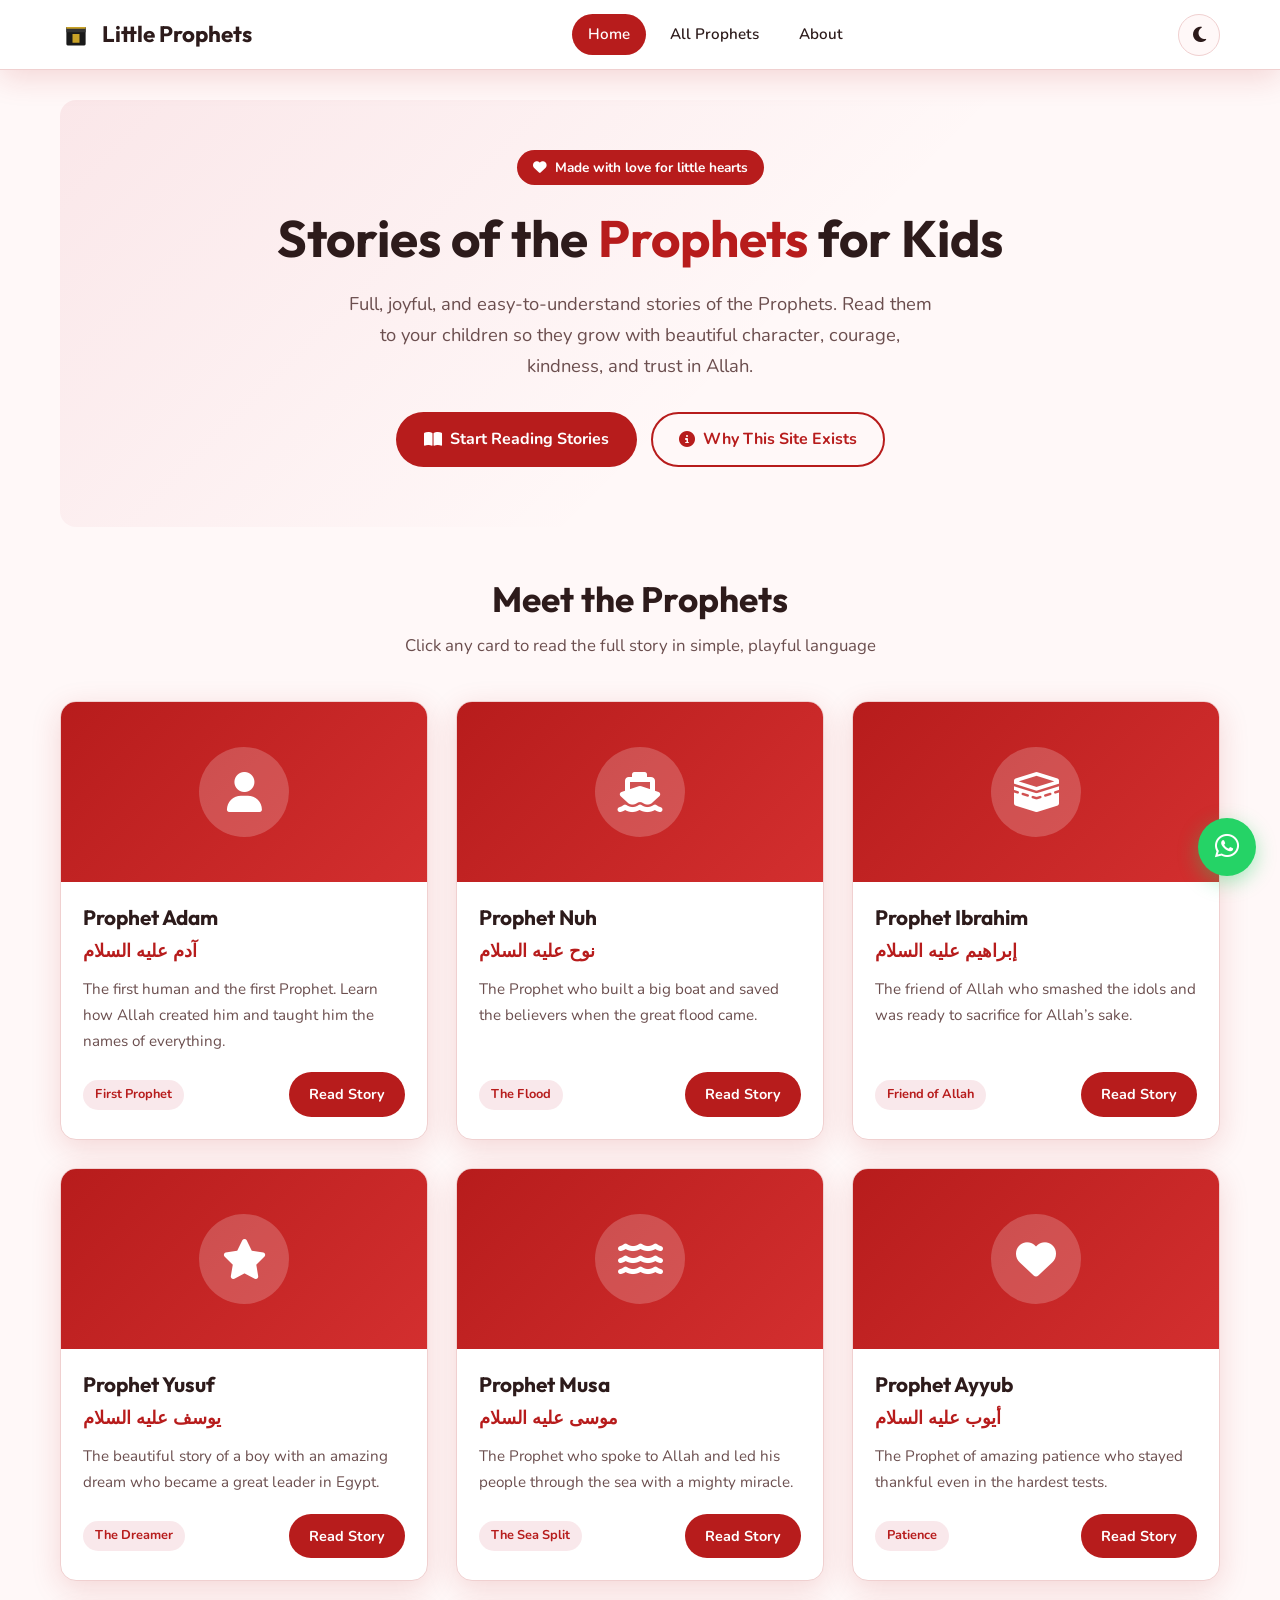
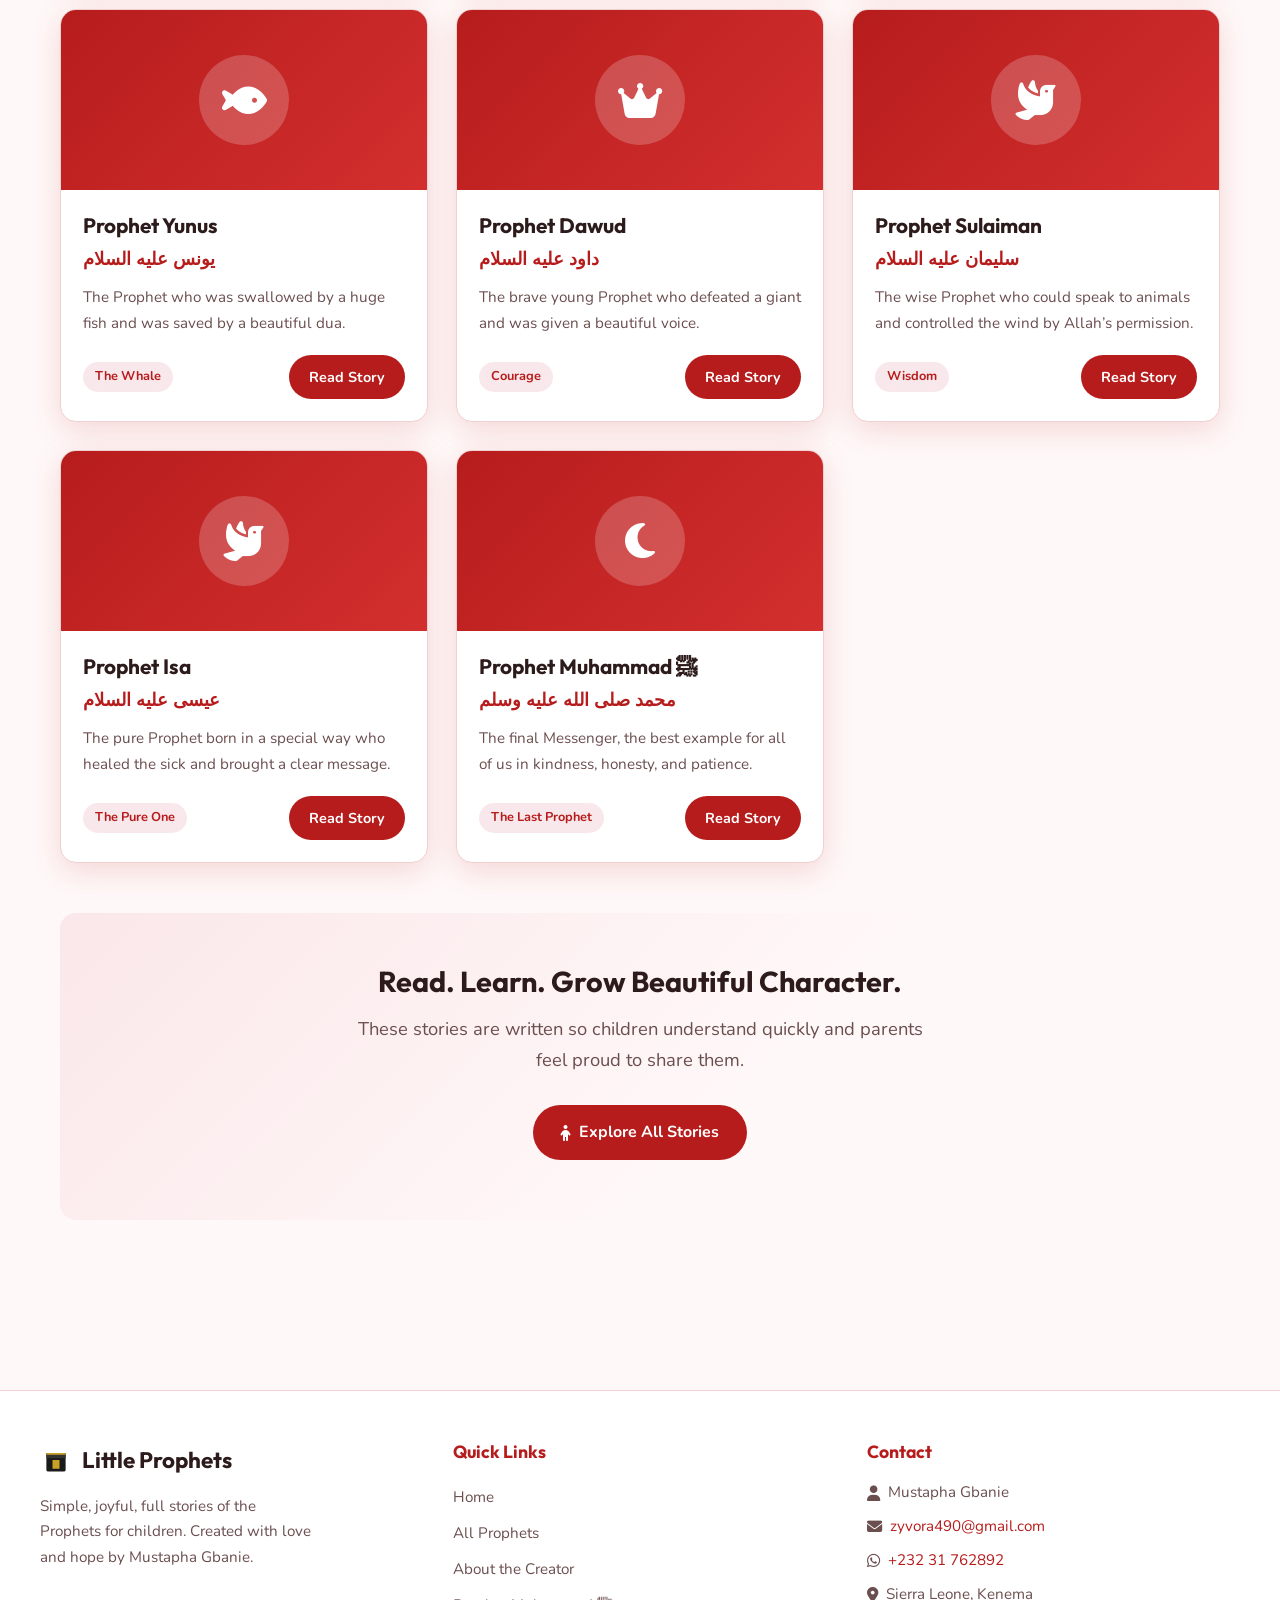
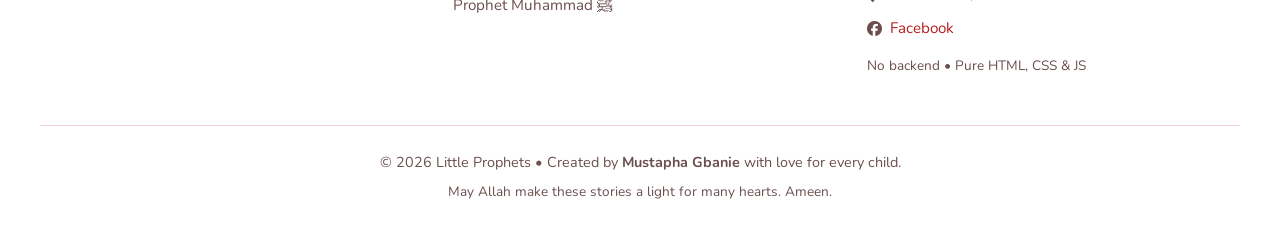
<file: index.html>
<!DOCTYPE html>
<html lang="en" data-theme="light">
<head>
  <meta charset="UTF-8">
  <meta name="viewport" content="width=device-width, initial-scale=1.0">
  <meta name="msvalidate.01" content="C5AD6FC75478C789AB853C7C9F8C9426" />
  <meta name="google-site-verification" content="kUoNEZyaHHgk7iwT_O8pBj2s8zlIZLvoUZk-4N_OeV8" />
  
  <!-- Primary SEO -->
  <title>Little Prophets | Islamic Stories of the Prophets for Kids by Mustapha Gbanie</title>
  <meta name="description" content="Beautiful, kid-friendly full stories of Islamic Prophets (Adam, Nuh, Ibrahim, Yusuf, Musa, Isa, Muhammad ﷺ). Simple language, playful tone, and clear moral lessons. Created with love by Mustapha Gbanie for children and parents who want good character.">
  <meta name="keywords" content="Mustapha Gbanie, Islamic stories for kids, prophets stories, Quran stories children, Prophet Adam, Prophet Nuh, Prophet Ibrahim, Prophet Muhammad for kids, moral stories Islam, Islamic parenting, character building kids">
  <meta name="author" content="Mustapha Gbanie">
  <meta name="robots" content="index, follow">
  <link rel="canonical" href="https://z-tech-os.github.io/little-prophets/">

  <!-- Open Graph / Facebook -->
  <meta property="og:type" content="website">
  <meta property="og:url" content="https://z-tech-os.github.io/little-prophets/">
  <meta property="og:title" content="Little Prophets | Islamic Stories for Kids by Mustapha Gbanie">
  <meta property="og:description" content="Full, joyful stories of the Prophets told in simple language so children laugh, learn, and grow good character. Created by Mustapha Gbanie.">
  <meta property="og:image" content="https://z-tech-os.github.io/little-prophets/og-image.svg">
  <meta property="og:site_name" content="Little Prophets by Mustapha Gbanie">

  <!-- Twitter -->
  <meta name="twitter:card" content="summary_large_image">
  <meta name="twitter:title" content="Little Prophets | Islamic Stories for Kids">
  <meta name="twitter:description" content="Kid-friendly full stories of the Prophets with clear moral lessons. By Mustapha Gbanie.">
  <meta name="twitter:image" content="https://z-tech-os.github.io/little-prophets/og-image.svg">

  <!-- Theme Color -->
  <meta name="theme-color" content="#B71C1C">
  <meta name="msapplication-TileColor" content="#B71C1C">

  <!-- Favicon (placeholder) -->
  <link rel="icon" href="data:image/svg+xml,<svg xmlns='http://www.w3.org/2000/svg' viewBox='0 0 64 64'><rect x='10' y='16' width='44' height='42' rx='3' fill='%231a1a1a'/><rect x='10' y='16' width='44' height='12' fill='%23333'/><rect x='24' y='32' width='16' height='20' fill='%23C9A227'/><rect x='10' y='16' width='44' height='4' fill='%23C9A227'/></svg>">

  <!-- Google Fonts -->
  <link rel="preconnect" href="https://fonts.googleapis.com">
  <link rel="preconnect" href="https://fonts.gstatic.com" crossorigin>
  <link href="https://fonts.googleapis.com/css2?family=Nunito:wght@400;600;700;800&family=Outfit:wght@500;600;700;800&display=swap" rel="stylesheet">

  <!-- Font Awesome -->
  <link rel="stylesheet" href="https://cdnjs.cloudflare.com/ajax/libs/font-awesome/6.5.1/css/all.min.css">

  <!-- Main CSS -->
  <link rel="stylesheet" href="style.css">
</head>
<body>

  <!-- ========== LOADING SCREEN ========== -->
  <div id="loader">
    <div class="loader-cherry">
      <!-- Simple cherry SVG -->
      <svg viewBox="0 0 100 100" fill="none" xmlns="http://www.w3.org/2000/svg">
        <circle cx="35" cy="60" r="22" fill="#B71C1C"/>
        <circle cx="65" cy="55" r="20" fill="#D32F2F"/>
        <path d="M35 38 Q50 10 65 35" stroke="#2E7D32" stroke-width="5" fill="none" stroke-linecap="round"/>
        <path d="M50 20 Q60 5 70 15" stroke="#2E7D32" stroke-width="4" fill="none" stroke-linecap="round"/>
      </svg>
    </div>
    <div class="loader-text">Loading beautiful stories...</div>
  </div>

  <!-- ========== HEADER ========== -->
  <header class="header">
    <div class="header-inner">
      <a href="index.html" class="logo">
        <span class="logo-icon"><svg viewBox="0 0 64 64" xmlns="http://www.w3.org/2000/svg"><rect x="10" y="16" width="44" height="42" rx="3" fill="#1a1a1a"/><rect x="10" y="16" width="44" height="12" fill="#333"/><rect x="24" y="32" width="16" height="20" fill="#C9A227"/><rect x="10" y="16" width="44" height="4" fill="#C9A227"/></svg></span>
        <span>Little <span>Prophets</span></span>
      </a>

      <nav class="nav-desktop">
        <a href="index.html" class="active">Home</a>
        <a href="prophets.html">All Prophets</a>
        <a href="about.html">About</a>
      </nav>

      <div class="header-actions">
        <button class="theme-toggle" id="themeToggle" aria-label="Toggle dark mode">
          <i class="fas fa-moon"></i>
        </button>
        <button class="menu-toggle" id="menuToggle" aria-label="Open menu">
          <i class="fas fa-bars"></i>
        </button>
      </div>
    </div>
  </header>

  <!-- ========== MOBILE SIDEBAR ========== -->
  <div class="sidebar-overlay" id="sidebarOverlay"></div>
  <aside class="sidebar" id="sidebar">
    <div class="sidebar-header">
      <a href="index.html" class="logo">
        <span class="logo-icon"><svg viewBox="0 0 64 64" xmlns="http://www.w3.org/2000/svg"><rect x="10" y="16" width="44" height="42" rx="3" fill="#1a1a1a"/><rect x="10" y="16" width="44" height="12" fill="#333"/><rect x="24" y="32" width="16" height="20" fill="#C9A227"/><rect x="10" y="16" width="44" height="4" fill="#C9A227"/></svg></span>
        <span>Little Prophets</span>
      </a>
      <button class="sidebar-close" id="sidebarClose" aria-label="Close menu">
        <i class="fas fa-times"></i>
      </button>
    </div>
    <nav class="sidebar-nav">
      <a href="index.html"><i class="fas fa-home"></i> Home</a>
      <a href="prophets.html"><i class="fas fa-book-open"></i> All Prophets</a>
      <a href="adam.html"><i class="fas fa-user"></i> Prophet Adam</a>
      <a href="nuh.html"><i class="fas fa-ship"></i> Prophet Nuh</a>
      <a href="ibrahim.html"><i class="fas fa-kaaba"></i> Prophet Ibrahim</a>
      <a href="yusuf.html"><i class="fas fa-star"></i> Prophet Yusuf</a>
      <a href="musa.html"><i class="fas fa-water"></i> Prophet Musa</a>
      <a href="isa.html"><i class="fas fa-dove"></i> Prophet Isa</a>
      <a href="muhammad.html"><i class="fas fa-moon"></i> Prophet Muhammad ﷺ</a>
      <a href="about.html"><i class="fas fa-heart"></i> About & Why</a>
    </nav>
  </aside>

  <!-- ========== MAIN ========== -->
  <main class="main">

    <!-- Hero -->
    <section class="hero">
      <div class="hero-badge">
        <i class="fas fa-heart"></i> Made with love for little hearts
      </div>
      <h1>Stories of the <span>Prophets</span> for Kids</h1>
      <p>
        Full, joyful, and easy-to-understand stories of the Prophets.  
        Read them to your children so they grow with beautiful character,  
        courage, kindness, and trust in Allah.
      </p>
      <div class="hero-buttons">
        <a href="prophets.html" class="btn btn-primary">
          <i class="fas fa-book-open"></i> Start Reading Stories
        </a>
        <a href="about.html" class="btn btn-outline">
          <i class="fas fa-info-circle"></i> Why This Site Exists
        </a>
      </div>
    </section>

    <!-- Featured Prophets -->
    <section>
      <div class="section-title">
        <h2>Meet the Prophets</h2>
        <p>Click any card to read the full story in simple, playful language</p>
      </div>

      <div class="prophets-grid">

        <!-- Adam -->
        <article class="prophet-card">
          <div class="prophet-card-image">
            <div class="icon-wrap"><i class="fas fa-user"></i></div>
          </div>
          <div class="prophet-card-body">
            <h3>Prophet Adam</h3>
            <div class="arabic">آدم عليه السلام</div>
            <p>The first human and the first Prophet. Learn how Allah created him and taught him the names of everything.</p>
            <div class="prophet-card-footer">
              <span class="tag">First Prophet</span>
              <a href="adam.html" class="btn btn-sm btn-primary">Read Story</a>
            </div>
          </div>
        </article>

        <!-- Nuh -->
        <article class="prophet-card">
          <div class="prophet-card-image">
            <div class="icon-wrap"><i class="fas fa-ship"></i></div>
          </div>
          <div class="prophet-card-body">
            <h3>Prophet Nuh</h3>
            <div class="arabic">نوح عليه السلام</div>
            <p>The Prophet who built a big boat and saved the believers when the great flood came.</p>
            <div class="prophet-card-footer">
              <span class="tag">The Flood</span>
              <a href="nuh.html" class="btn btn-sm btn-primary">Read Story</a>
            </div>
          </div>
        </article>

        <!-- Ibrahim -->
        <article class="prophet-card">
          <div class="prophet-card-image">
            <div class="icon-wrap"><i class="fas fa-kaaba"></i></div>
          </div>
          <div class="prophet-card-body">
            <h3>Prophet Ibrahim</h3>
            <div class="arabic">إبراهيم عليه السلام</div>
            <p>The friend of Allah who smashed the idols and was ready to sacrifice for Allah’s sake.</p>
            <div class="prophet-card-footer">
              <span class="tag">Friend of Allah</span>
              <a href="ibrahim.html" class="btn btn-sm btn-primary">Read Story</a>
            </div>
          </div>
        </article>

        <!-- Yusuf -->
        <article class="prophet-card">
          <div class="prophet-card-image">
            <div class="icon-wrap"><i class="fas fa-star"></i></div>
          </div>
          <div class="prophet-card-body">
            <h3>Prophet Yusuf</h3>
            <div class="arabic">يوسف عليه السلام</div>
            <p>The beautiful story of a boy with an amazing dream who became a great leader in Egypt.</p>
            <div class="prophet-card-footer">
              <span class="tag">The Dreamer</span>
              <a href="yusuf.html" class="btn btn-sm btn-primary">Read Story</a>
            </div>
          </div>
        </article>

        <!-- Musa -->
        <article class="prophet-card">
          <div class="prophet-card-image">
            <div class="icon-wrap"><i class="fas fa-water"></i></div>
          </div>
          <div class="prophet-card-body">
            <h3>Prophet Musa</h3>
            <div class="arabic">موسى عليه السلام</div>
            <p>The Prophet who spoke to Allah and led his people through the sea with a mighty miracle.</p>
            <div class="prophet-card-footer">
              <span class="tag">The Sea Split</span>
              <a href="musa.html" class="btn btn-sm btn-primary">Read Story</a>
            </div>
          </div>
        </article>

        <!-- Ayyub -->
        <article class="prophet-card">
          <div class="prophet-card-image">
            <div class="icon-wrap"><i class="fas fa-heart"></i></div>
          </div>
          <div class="prophet-card-body">
            <h3>Prophet Ayyub</h3>
            <div class="arabic">أيوب عليه السلام</div>
            <p>The Prophet of amazing patience who stayed thankful even in the hardest tests.</p>
            <div class="prophet-card-footer">
              <span class="tag">Patience</span>
              <a href="ayyub.html" class="btn btn-sm btn-primary">Read Story</a>
            </div>
          </div>
        </article>

        <!-- Yunus -->
        <article class="prophet-card">
          <div class="prophet-card-image">
            <div class="icon-wrap"><i class="fas fa-fish"></i></div>
          </div>
          <div class="prophet-card-body">
            <h3>Prophet Yunus</h3>
            <div class="arabic">يونس عليه السلام</div>
            <p>The Prophet who was swallowed by a huge fish and was saved by a beautiful dua.</p>
            <div class="prophet-card-footer">
              <span class="tag">The Whale</span>
              <a href="yunus.html" class="btn btn-sm btn-primary">Read Story</a>
            </div>
          </div>
        </article>

        <!-- Dawud -->
        <article class="prophet-card">
          <div class="prophet-card-image">
            <div class="icon-wrap"><i class="fas fa-crown"></i></div>
          </div>
          <div class="prophet-card-body">
            <h3>Prophet Dawud</h3>
            <div class="arabic">داود عليه السلام</div>
            <p>The brave young Prophet who defeated a giant and was given a beautiful voice.</p>
            <div class="prophet-card-footer">
              <span class="tag">Courage</span>
              <a href="dawud.html" class="btn btn-sm btn-primary">Read Story</a>
            </div>
          </div>
        </article>

        <!-- Sulaiman -->
        <article class="prophet-card">
          <div class="prophet-card-image">
            <div class="icon-wrap"><i class="fas fa-dove"></i></div>
          </div>
          <div class="prophet-card-body">
            <h3>Prophet Sulaiman</h3>
            <div class="arabic">سليمان عليه السلام</div>
            <p>The wise Prophet who could speak to animals and controlled the wind by Allah’s permission.</p>
            <div class="prophet-card-footer">
              <span class="tag">Wisdom</span>
              <a href="sulaiman.html" class="btn btn-sm btn-primary">Read Story</a>
            </div>
          </div>
        </article>

        <!-- Isa -->
        <article class="prophet-card">
          <div class="prophet-card-image">
            <div class="icon-wrap"><i class="fas fa-dove"></i></div>
          </div>
          <div class="prophet-card-body">
            <h3>Prophet Isa</h3>
            <div class="arabic">عيسى عليه السلام</div>
            <p>The pure Prophet born in a special way who healed the sick and brought a clear message.</p>
            <div class="prophet-card-footer">
              <span class="tag">The Pure One</span>
              <a href="isa.html" class="btn btn-sm btn-primary">Read Story</a>
            </div>
          </div>
        </article>

        <!-- Muhammad -->
        <article class="prophet-card">
          <div class="prophet-card-image">
            <div class="icon-wrap"><i class="fas fa-moon"></i></div>
          </div>
          <div class="prophet-card-body">
            <h3>Prophet Muhammad ﷺ</h3>
            <div class="arabic">محمد صلى الله عليه وسلم</div>
            <p>The final Messenger, the best example for all of us in kindness, honesty, and patience.</p>
            <div class="prophet-card-footer">
              <span class="tag">The Last Prophet</span>
              <a href="muhammad.html" class="btn btn-sm btn-primary">Read Story</a>
            </div>
          </div>
        </article>

      </div>
    </section>

    <!-- Call to Action -->
    <section class="hero" style="margin-top: 20px;">
      <h2 style="font-size: 1.8rem; margin-bottom: 12px;">Read. Learn. Grow Beautiful Character.</h2>
      <p>These stories are written so children understand quickly and parents feel proud to share them.</p>
      <a href="prophets.html" class="btn btn-primary">
        <i class="fas fa-child"></i> Explore All Stories
      </a>
    </section>

  </main>

  <!-- ========== FOOTER ========== -->
  <footer class="footer">
    <div class="footer-inner">
      <div class="footer-brand">
        <div class="logo">
          <span class="logo-icon"><svg viewBox="0 0 64 64" xmlns="http://www.w3.org/2000/svg"><rect x="10" y="16" width="44" height="42" rx="3" fill="#1a1a1a"/><rect x="10" y="16" width="44" height="12" fill="#333"/><rect x="24" y="32" width="16" height="20" fill="#C9A227"/><rect x="10" y="16" width="44" height="4" fill="#C9A227"/></svg></span>
          <span>Little Prophets</span>
        </div>
        <p>Simple, joyful, full stories of the Prophets for children. Created with love and hope by Mustapha Gbanie.</p>
      </div>

      <div class="footer-links">
        <h4>Quick Links</h4>
        <a href="index.html">Home</a>
        <a href="prophets.html">All Prophets</a>
        <a href="about.html">About the Creator</a>
        <a href="muhammad.html">Prophet Muhammad ﷺ</a>
      </div>

      <div class="footer-contact">
        <h4>Contact</h4>
        <p><i class="fas fa-user"></i> Mustapha Gbanie</p>
        <p><i class="fas fa-envelope"></i> <a href="mailto:zyvora490@gmail.com">zyvora490@gmail.com</a></p>
        <p><i class="fab fa-whatsapp"></i> <a href="https://wa.me/23231762892" target="_blank" rel="noopener">+232 31 762892</a></p>
        <p><i class="fas fa-map-marker-alt"></i> Sierra Leone, Kenema</p>
        <p><i class="fab fa-facebook"></i> <a href="https://www.facebook.com/profile.php?id=61592107724183" target="_blank" rel="noopener">Facebook</a></p>
        <p style="margin-top:12px; font-size:0.85rem;">No backend • Pure HTML, CSS & JS</p>
      </div>
    </div>

    <div class="footer-bottom">
      <p>© 2026 Little Prophets • Created by <strong>Mustapha Gbanie</strong> with love for every child.</p>
      <p style="margin-top:6px; font-size:0.85rem;">May Allah make these stories a light for many hearts. Ameen.</p>
    </div>
  </footer>

  <!-- ========== OFFLINE POPUP ========== -->
  <div class="popup-overlay" id="offlinePopup">
    <div class="popup">
      <button class="popup-close" data-close-popup aria-label="Close">
        <i class="fas fa-times"></i>
      </button>
      <div class="popup-icon">
        <i class="fas fa-cloud-download-alt"></i>
      </div>
      <h3>Read Offline Anytime!</h3>
      <p>
        Want these beautiful stories even without internet?  
        Click the button below to make this site work offline on your device.
      </p>
      <div class="popup-buttons">
        <button class="btn btn-primary" id="downloadOfflineBtn">
          <i class="fas fa-download"></i> Enable Offline Mode
        </button>
        <button class="btn btn-outline" data-close-popup>
          Maybe Later
        </button>
      </div>
    </div>
  </div>

  <!-- Scripts -->
  <script src="main.js"></script>
<a href="https://wa.me/23231762892" class="whatsapp-float" target="_blank" rel="noopener" aria-label="Chat on WhatsApp"><i class="fab fa-whatsapp"></i></a>
</body>
</html>
</file>
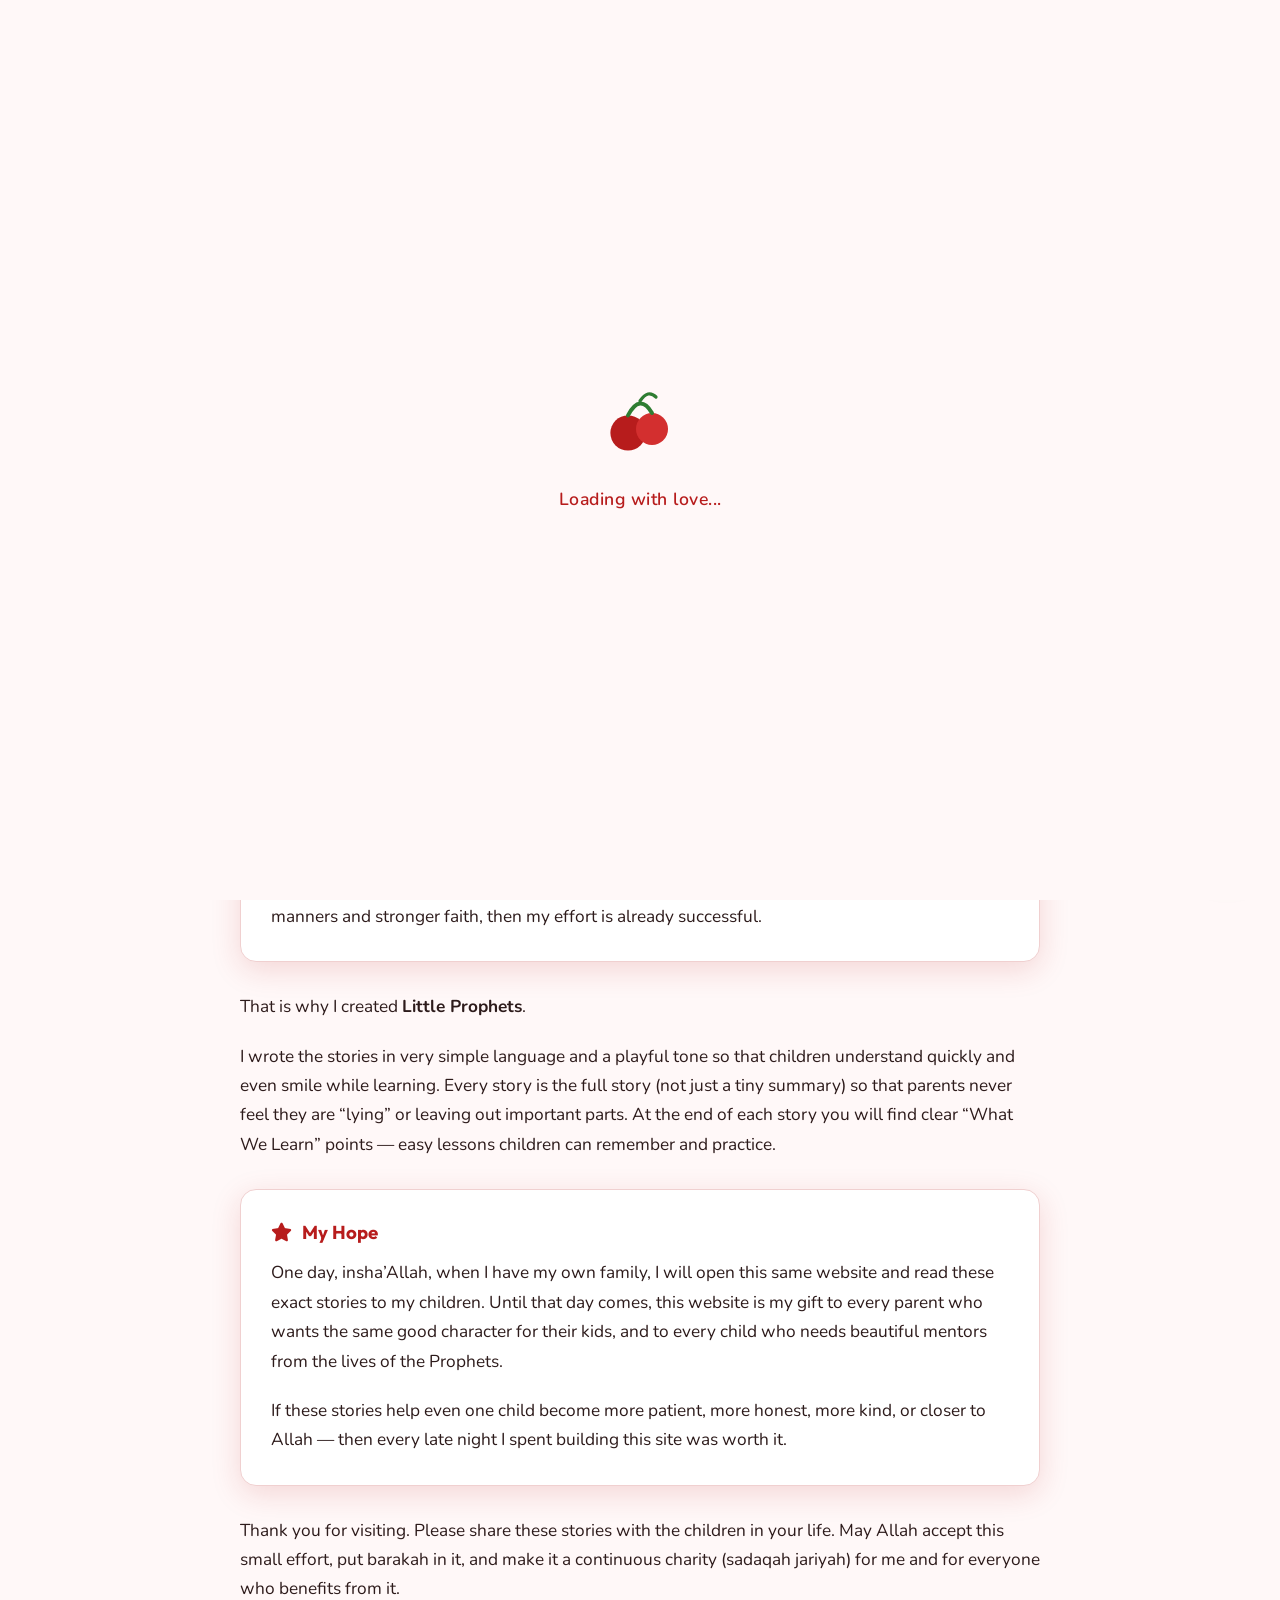
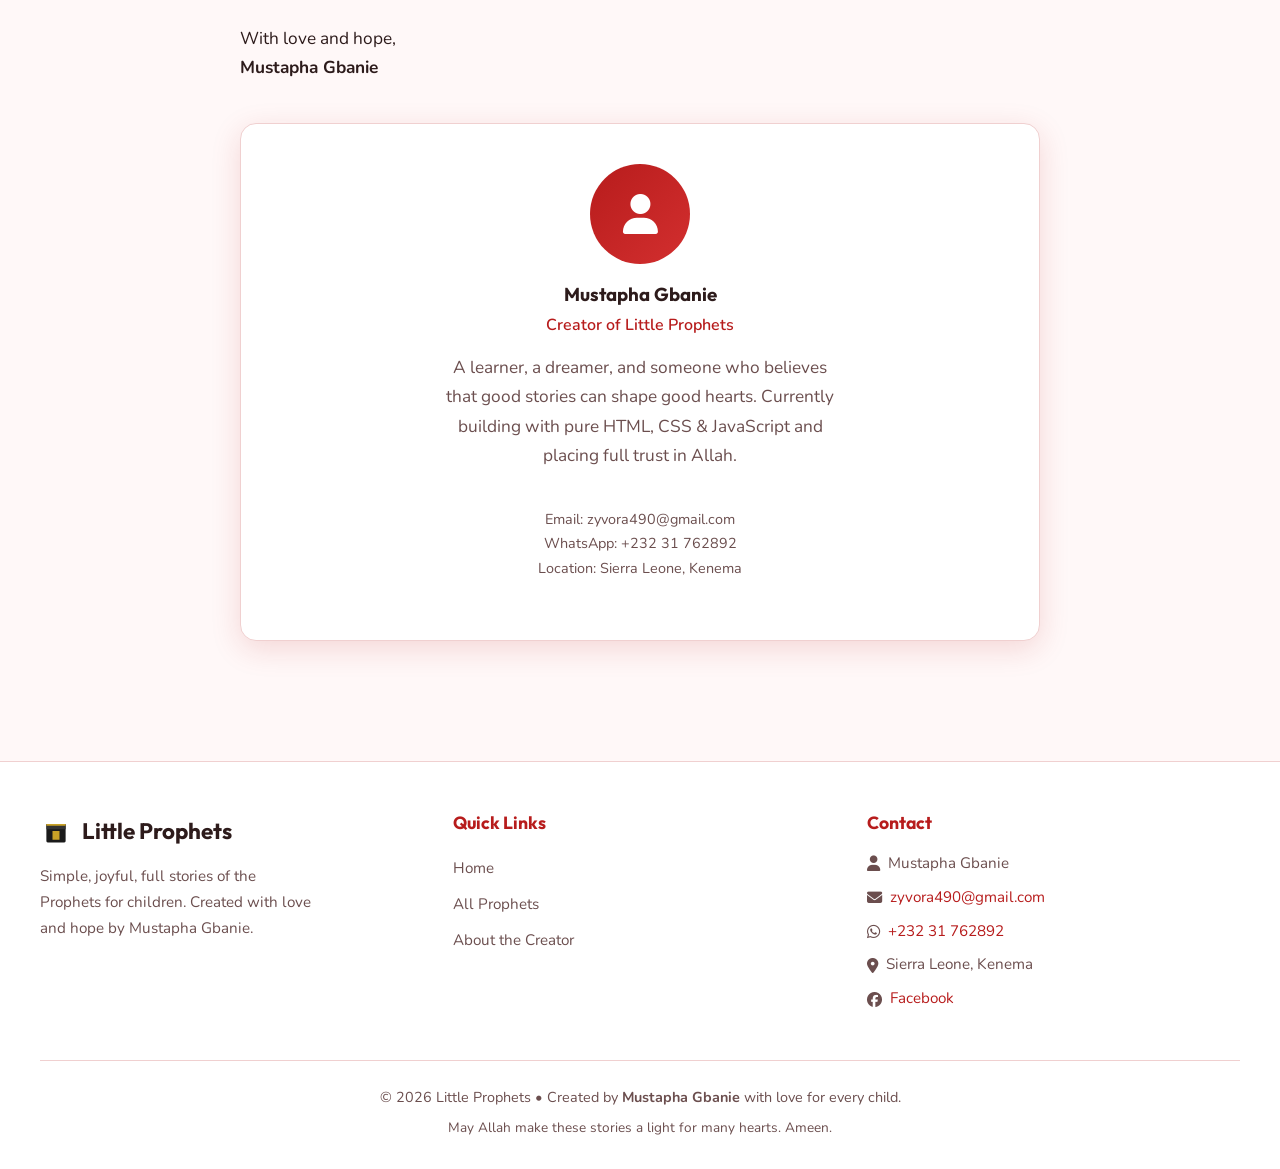
<file: about.html>
<!DOCTYPE html>
<html lang="en" data-theme="light">
<head>
  <meta charset="UTF-8">
  <meta name="viewport" content="width=device-width, initial-scale=1.0">
  
  <title>About Mustapha Gbanie | Why Little Prophets Exists</title>
  <meta name="description" content="The heartfelt story behind Little Prophets. Mustapha Gbanie created this site while broke and without a job, driven by love for children and the hope of one day teaching his own kids good character through the stories of the Prophets.">
  <meta name="keywords" content="Mustapha Gbanie, about Mustapha Gbanie, Islamic stories for kids creator, why Little Prophets, parenting with Prophets stories">
  <meta name="author" content="Mustapha Gbanie">
  <meta name="robots" content="index, follow">
  <link rel="canonical" href="https://z-tech-os.github.io/little-prophets/about.html">

  <!-- Open Graph -->
  <meta property="og:type" content="website">
  <meta property="og:url" content="https://z-tech-os.github.io/little-prophets/about.html">
  <meta property="og:title" content="About Mustapha Gbanie | The Heart Behind Little Prophets">
  <meta property="og:description" content="A simple man with big hope created this website so children can grow with the beautiful character of the Prophets.">
  <meta property="og:image" content="https://z-tech-os.github.io/little-prophets/og-image.svg">

  <meta name="theme-color" content="#B71C1C">
  <link rel="icon" href="data:image/svg+xml,<svg xmlns='http://www.w3.org/2000/svg' viewBox='0 0 64 64'><rect x='10' y='16' width='44' height='42' rx='3' fill='%231a1a1a'/><rect x='10' y='16' width='44' height='12' fill='%23333'/><rect x='24' y='32' width='16' height='20' fill='%23C9A227'/><rect x='10' y='16' width='44' height='4' fill='%23C9A227'/></svg>">

  <link rel="preconnect" href="https://fonts.googleapis.com">
  <link rel="preconnect" href="https://fonts.gstatic.com" crossorigin>
  <link href="https://fonts.googleapis.com/css2?family=Nunito:wght@400;600;700;800&family=Outfit:wght@500;600;700;800&display=swap" rel="stylesheet">
  <link rel="stylesheet" href="https://cdnjs.cloudflare.com/ajax/libs/font-awesome/6.5.1/css/all.min.css">
  <link rel="stylesheet" href="style.css">
</head>
<body>

  <!-- Loader -->
  <div id="loader">
    <div class="loader-cherry">
      <svg viewBox="0 0 100 100" fill="none" xmlns="http://www.w3.org/2000/svg">
        <circle cx="35" cy="60" r="22" fill="#B71C1C"/>
        <circle cx="65" cy="55" r="20" fill="#D32F2F"/>
        <path d="M35 38 Q50 10 65 35" stroke="#2E7D32" stroke-width="5" fill="none" stroke-linecap="round"/>
        <path d="M50 20 Q60 5 70 15" stroke="#2E7D32" stroke-width="4" fill="none" stroke-linecap="round"/>
      </svg>
    </div>
    <div class="loader-text">Loading with love...</div>
  </div>

  <!-- Header -->
  <header class="header">
    <div class="header-inner">
      <a href="index.html" class="logo">
        <span class="logo-icon"><svg viewBox="0 0 64 64" xmlns="http://www.w3.org/2000/svg"><rect x="10" y="16" width="44" height="42" rx="3" fill="#1a1a1a"/><rect x="10" y="16" width="44" height="12" fill="#333"/><rect x="24" y="32" width="16" height="20" fill="#C9A227"/><rect x="10" y="16" width="44" height="4" fill="#C9A227"/></svg></span>
        <span>Little <span>Prophets</span></span>
      </a>
      <nav class="nav-desktop">
        <a href="index.html">Home</a>
        <a href="prophets.html">All Prophets</a>
        <a href="about.html" class="active">About</a>
      </nav>
      <div class="header-actions">
        <button class="theme-toggle" id="themeToggle" aria-label="Toggle dark mode">
          <i class="fas fa-moon"></i>
        </button>
        <button class="menu-toggle" id="menuToggle" aria-label="Open menu">
          <i class="fas fa-bars"></i>
        </button>
      </div>
    </div>
  </header>

  <!-- Sidebar -->
  <div class="sidebar-overlay" id="sidebarOverlay"></div>
  <aside class="sidebar" id="sidebar">
    <div class="sidebar-header">
      <a href="index.html" class="logo">
        <span class="logo-icon"><svg viewBox="0 0 64 64" xmlns="http://www.w3.org/2000/svg"><rect x="10" y="16" width="44" height="42" rx="3" fill="#1a1a1a"/><rect x="10" y="16" width="44" height="12" fill="#333"/><rect x="24" y="32" width="16" height="20" fill="#C9A227"/><rect x="10" y="16" width="44" height="4" fill="#C9A227"/></svg></span>
        <span>Little Prophets</span>
      </a>
      <button class="sidebar-close" id="sidebarClose"><i class="fas fa-times"></i></button>
    </div>
    <nav class="sidebar-nav">
      <a href="index.html"><i class="fas fa-home"></i> Home</a>
      <a href="prophets.html"><i class="fas fa-book-open"></i> All Prophets</a>
      <a href="adam.html"><i class="fas fa-user"></i> Prophet Adam</a>
      <a href="nuh.html"><i class="fas fa-ship"></i> Prophet Nuh</a>
      <a href="ibrahim.html"><i class="fas fa-kaaba"></i> Prophet Ibrahim</a>
      <a href="yusuf.html"><i class="fas fa-star"></i> Prophet Yusuf</a>
      <a href="musa.html"><i class="fas fa-water"></i> Prophet Musa</a>
      <a href="isa.html"><i class="fas fa-dove"></i> Prophet Isa</a>
      <a href="muhammad.html"><i class="fas fa-moon"></i> Prophet Muhammad ﷺ</a>
      <a href="about.html" class="active"><i class="fas fa-heart"></i> About & Why</a>
    </nav>
  </aside>

  <!-- Main -->
  <main class="main">

    <section class="about-hero">
      <div class="hero-badge">
        <i class="fas fa-heart"></i> A message from the heart
      </div>
      <h1>Why This Website Exists</h1>
      <p style="max-width:600px; margin:0 auto; color:var(--text-muted);">
        A simple story of hope, love for children, and the desire to leave something beautiful behind.
      </p>
    </section>

    <div class="about-content">

      <p>
        Assalamu Alaikum, dear parents and little readers.
      </p>

      <p>
        My name is <strong>Mustapha Gbanie</strong>.  
        Right now, as I build this website, I am just a learner. I have no job. I have no wife yet.  
        What I do have is my skills, my persistent learning, and a very big hope in my heart.
      </p>

      <p>
        I dream of the day Allah will bless me with a happy family.  
        I dream of sitting with my own children one day and telling them the stories of the Prophets —  
        not just short summaries, but the full, beautiful stories so they can really understand,  
        laugh at the funny parts, feel the emotions, and take the lessons into their lives.
      </p>

      <div class="about-highlight">
        <h3><i class="fas fa-child"></i> Why I Love Kids So Much</h3>
        <p>
          I love children. Their pure hearts, their questions, their laughter — everything.  
          I want every child who grows up reading these stories to have good character:  
          to be honest like Prophet Yusuf, patient like Prophet Ayyub, brave like Prophet Musa,  
          kind like Prophet Muhammad ﷺ, and always trusting in Allah like all the Prophets.
        </p>
        <p style="margin-bottom:0;">
          Even before I have my own children, I want the children who are already in this world  
          to benefit. If a parent somewhere reads these stories to their little ones and the child  
          grows up with better manners and stronger faith, then my effort is already successful.
        </p>
      </div>

      <p>
        That is why I created <strong>Little Prophets</strong>.
      </p>

      <p>
        I wrote the stories in very simple language and a playful tone so that children  
        understand quickly and even smile while learning.  
        Every story is the full story (not just a tiny summary) so that parents never feel  
        they are “lying” or leaving out important parts.  
        At the end of each story you will find clear “What We Learn” points —  
        easy lessons children can remember and practice.
      </p>

      <div class="about-highlight">
        <h3><i class="fas fa-star"></i> My Hope</h3>
        <p>
          One day, insha’Allah, when I have my own family, I will open this same website  
          and read these exact stories to my children.  
          Until that day comes, this website is my gift to every parent who wants the same  
          good character for their kids, and to every child who needs beautiful mentors  
          from the lives of the Prophets.
        </p>
        <p style="margin-bottom:0;">
          If these stories help even one child become more patient, more honest, more kind,  
          or closer to Allah — then every late night I spent building this site was worth it.
        </p>
      </div>

      <p>
        Thank you for visiting.  
        Please share these stories with the children in your life.  
        May Allah accept this small effort, put barakah in it, and make it a continuous charity  
        (sadaqah jariyah) for me and for everyone who benefits from it.
      </p>

      <p>
        With love and hope,<br>
        <strong>Mustapha Gbanie</strong>
      </p>

      <!-- Creator Card -->
      <div class="creator-card">
        <div class="creator-avatar">
          <i class="fas fa-user"></i>
        </div>
        <h3>Mustapha Gbanie</h3>
        <div class="role">Creator of Little Prophets</div>
        <p style="color:var(--text-muted); max-width:400px;">
          A learner, a dreamer, and someone who believes that good stories can shape good hearts.  
          Currently building with pure HTML, CSS & JavaScript and placing full trust in Allah.
        </p>
        <p style="margin-top:16px; font-size:0.9rem; color:var(--text-muted);">
          <!-- Placeholders for future contact -->
          Email: zyvora490@gmail.com<br>
          WhatsApp: +232 31 762892<br>
          Location: Sierra Leone, Kenema
        </p>
      </div>

    </div>
  </main>

  <!-- Footer -->
  <footer class="footer">
    <div class="footer-inner">
      <div class="footer-brand">
        <div class="logo">
          <span class="logo-icon"><svg viewBox="0 0 64 64" xmlns="http://www.w3.org/2000/svg"><rect x="10" y="16" width="44" height="42" rx="3" fill="#1a1a1a"/><rect x="10" y="16" width="44" height="12" fill="#333"/><rect x="24" y="32" width="16" height="20" fill="#C9A227"/><rect x="10" y="16" width="44" height="4" fill="#C9A227"/></svg></span>
          <span>Little Prophets</span>
        </div>
        <p>Simple, joyful, full stories of the Prophets for children. Created with love and hope by Mustapha Gbanie.</p>
      </div>
      <div class="footer-links">
        <h4>Quick Links</h4>
        <a href="index.html">Home</a>
        <a href="prophets.html">All Prophets</a>
        <a href="about.html">About the Creator</a>
      </div>
      <div class="footer-contact">
        <h4>Contact</h4>
        <p><i class="fas fa-user"></i> Mustapha Gbanie</p>
        <p><i class="fas fa-envelope"></i> <a href="mailto:zyvora490@gmail.com">zyvora490@gmail.com</a></p>
        <p><i class="fab fa-whatsapp"></i> <a href="https://wa.me/23231762892" target="_blank" rel="noopener">+232 31 762892</a></p>
        <p><i class="fas fa-map-marker-alt"></i> Sierra Leone, Kenema</p>
        <p><i class="fab fa-facebook"></i> <a href="https://www.facebook.com/profile.php?id=61592107724183" target="_blank" rel="noopener">Facebook</a></p>
      </div></div>
    <div class="footer-bottom">
      <p>© 2026 Little Prophets • Created by <strong>Mustapha Gbanie</strong> with love for every child.</p>
      <p style="margin-top:6px; font-size:0.85rem;">May Allah make these stories a light for many hearts. Ameen.</p>
    </div>
  </footer>

  <!-- Offline Popup -->
  <div class="popup-overlay" id="offlinePopup">
    <div class="popup">
      <button class="popup-close" data-close-popup><i class="fas fa-times"></i></button>
      <div class="popup-icon"><i class="fas fa-cloud-download-alt"></i></div>
      <h3>Read Offline Anytime!</h3>
      <p>Want these beautiful stories even without internet? Click below to enable offline mode.</p>
      <div class="popup-buttons">
        <button class="btn btn-primary" id="downloadOfflineBtn">
          <i class="fas fa-download"></i> Enable Offline Mode
        </button>
        <button class="btn btn-outline" data-close-popup>Maybe Later</button>
      </div>
    </div>
  </div>

  <script src="main.js"></script>
<a href="https://wa.me/23231762892" class="whatsapp-float" target="_blank" rel="noopener" aria-label="Chat on WhatsApp"><i class="fab fa-whatsapp"></i></a>
</body>
</html>
</file>
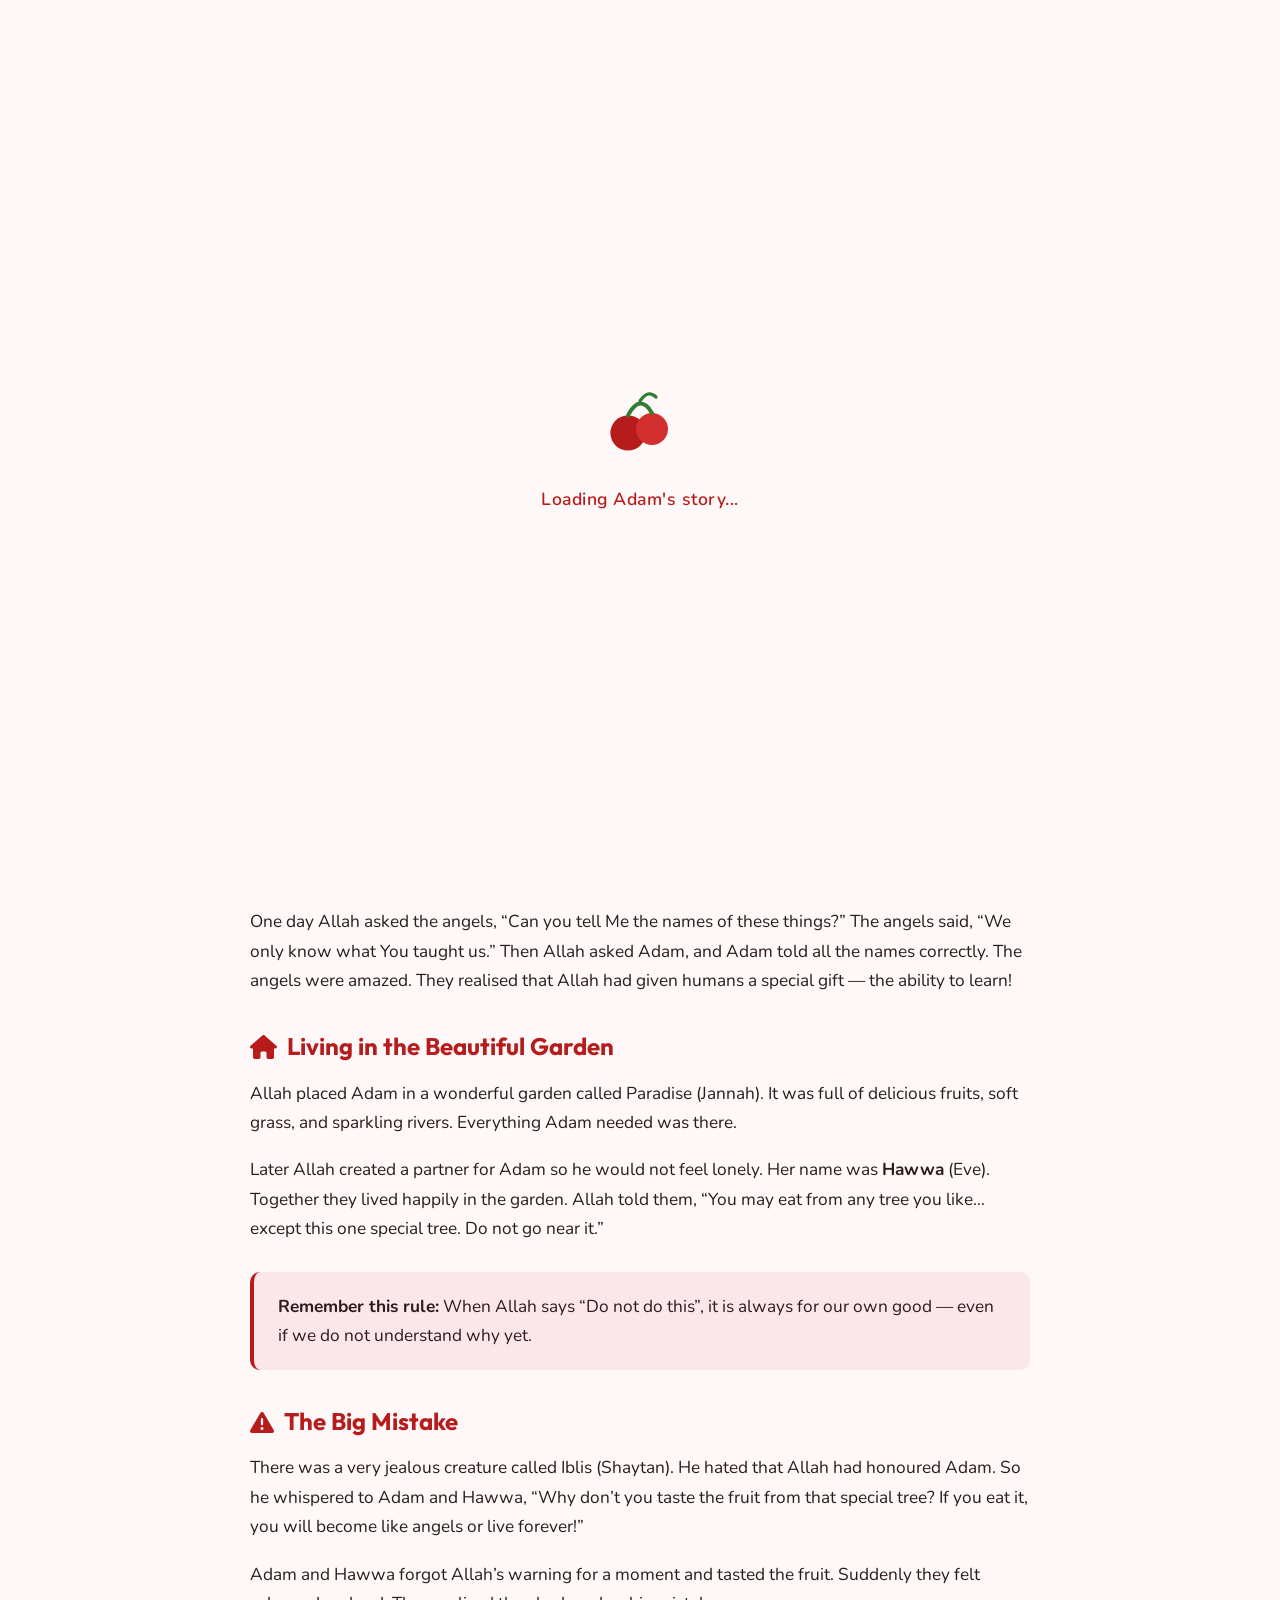
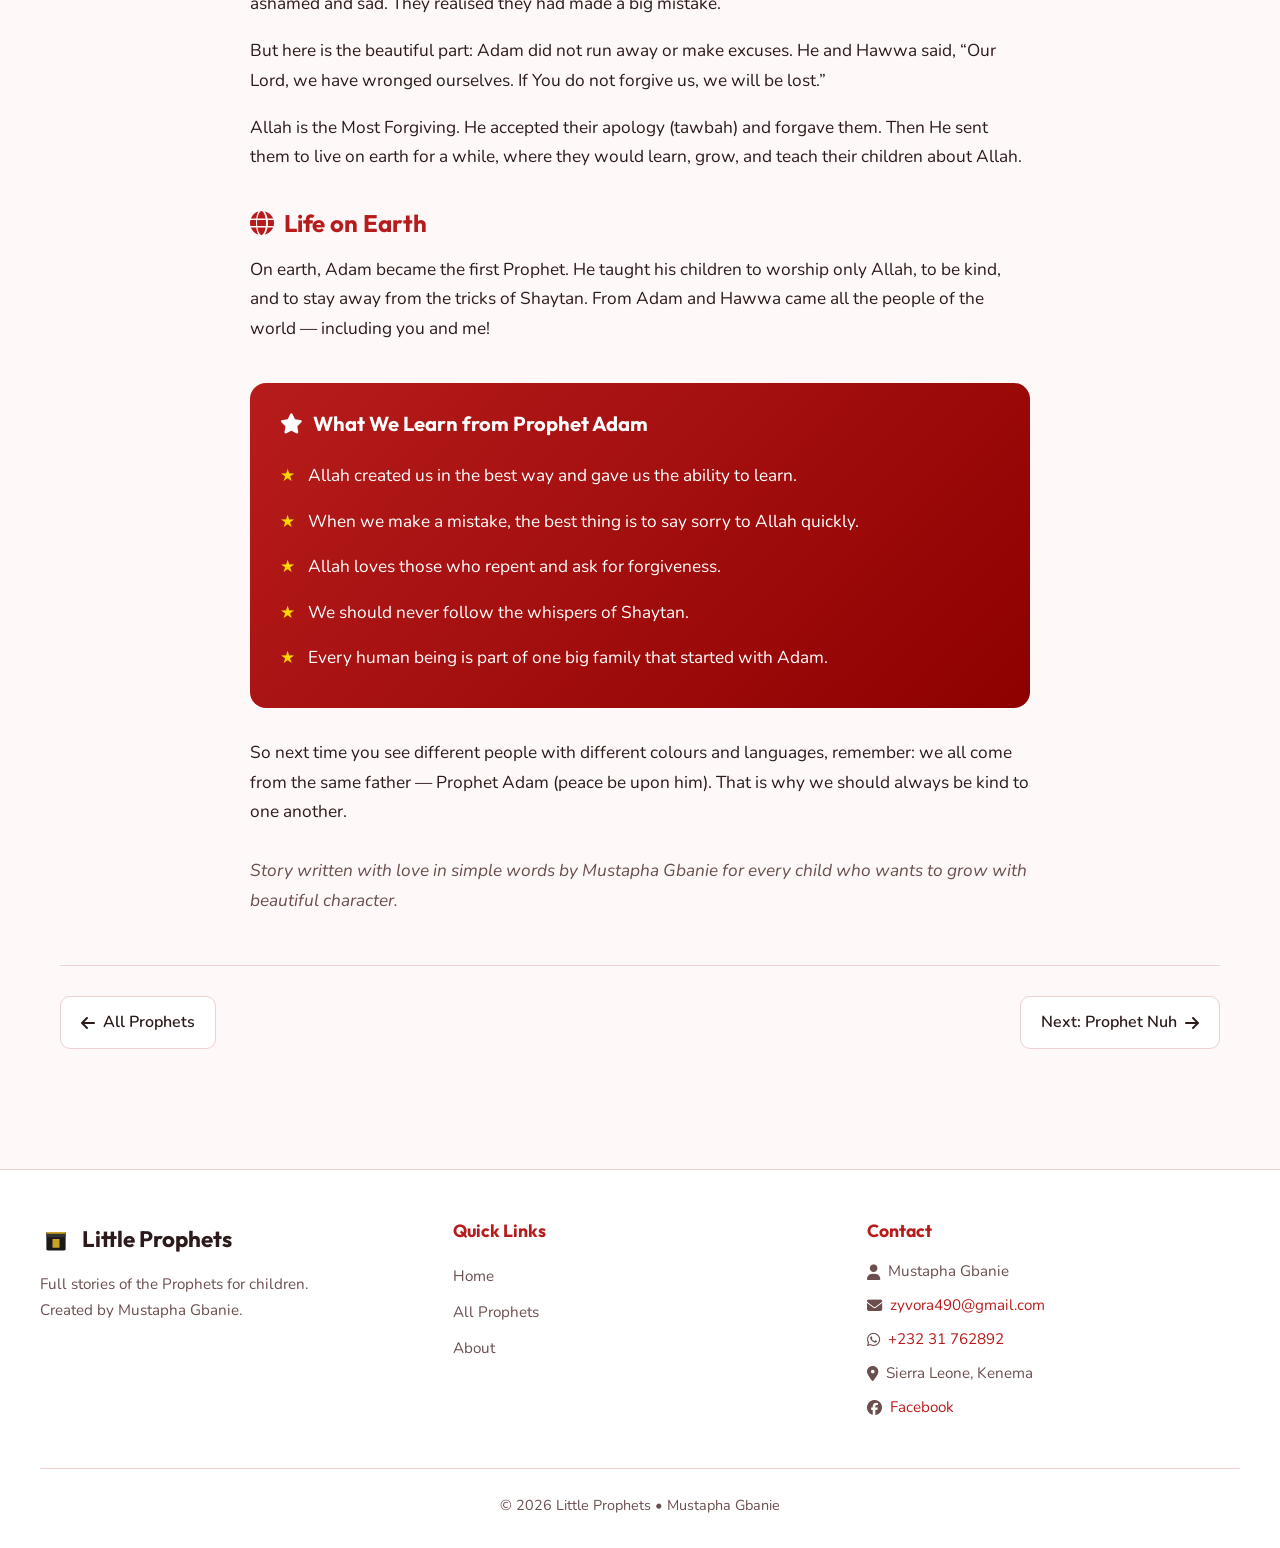
<file: adam.html>
<!DOCTYPE html>
<html lang="en" data-theme="light">
<head>
  <meta charset="UTF-8">
  <meta name="viewport" content="width=device-width, initial-scale=1.0">
  <meta name="msvalidate.01" content="C5AD6FC75478C789AB853C7C9F8C9426" />
  <meta name="google-site-verification" content="kUoNEZyaHHgk7iwT_O8pBj2s8zlIZLvoUZk-4N_OeV8" />
  
  <title>Prophet Adam (AS) Full Story for Kids | Little Prophets by Mustapha Gbanie</title>
  <meta name="description" content="Full kid-friendly story of Prophet Adam (AS) – the first human and first Prophet. Simple language, playful tone, and clear moral lessons. By Mustapha Gbanie.">
  <meta name="keywords" content="Mustapha Gbanie, Prophet Adam story for kids, Adam AS full story, Islamic stories children">
  <meta name="author" content="Mustapha Gbanie">
  <link rel="canonical" href="https://z-tech-os.github.io/little-prophets/adam.html">

  <meta property="og:title" content="Prophet Adam Full Story for Kids | Little Prophets">
  <meta property="og:description" content="The complete joyful story of the first Prophet, written so children understand and remember the lessons.">
  <meta property="og:image" content="https://z-tech-os.github.io/little-prophets/og-image.svg">

  <meta name="theme-color" content="#B71C1C">
  <link rel="icon" href="data:image/svg+xml,<svg xmlns='http://www.w3.org/2000/svg' viewBox='0 0 64 64'><rect x='10' y='16' width='44' height='42' rx='3' fill='%231a1a1a'/><rect x='10' y='16' width='44' height='12' fill='%23333'/><rect x='24' y='32' width='16' height='20' fill='%23C9A227'/><rect x='10' y='16' width='44' height='4' fill='%23C9A227'/></svg>">

  <link rel="preconnect" href="https://fonts.googleapis.com">
  <link rel="preconnect" href="https://fonts.gstatic.com" crossorigin>
  <link href="https://fonts.googleapis.com/css2?family=Nunito:wght@400;600;700;800&family=Outfit:wght@500;600;700;800&display=swap" rel="stylesheet">
  <link rel="stylesheet" href="https://cdnjs.cloudflare.com/ajax/libs/font-awesome/6.5.1/css/all.min.css">
  <link rel="stylesheet" href="style.css">
</head>
<body>

  <div id="loader">
    <div class="loader-cherry">
      <svg viewBox="0 0 100 100" fill="none"><circle cx="35" cy="60" r="22" fill="#B71C1C"/><circle cx="65" cy="55" r="20" fill="#D32F2F"/><path d="M35 38 Q50 10 65 35" stroke="#2E7D32" stroke-width="5" fill="none" stroke-linecap="round"/><path d="M50 20 Q60 5 70 15" stroke="#2E7D32" stroke-width="4" fill="none" stroke-linecap="round"/></svg>
    </div>
    <div class="loader-text">Loading Adam's story...</div>
  </div>

  <header class="header">
    <div class="header-inner">
      <a href="index.html" class="logo">
        <span class="logo-icon"><svg viewBox="0 0 64 64" xmlns="http://www.w3.org/2000/svg"><rect x="10" y="16" width="44" height="42" rx="3" fill="#1a1a1a"/><rect x="10" y="16" width="44" height="12" fill="#333"/><rect x="24" y="32" width="16" height="20" fill="#C9A227"/><rect x="10" y="16" width="44" height="4" fill="#C9A227"/></svg></span>
        <span>Little <span>Prophets</span></span>
      </a>
      <nav class="nav-desktop">
        <a href="index.html">Home</a>
        <a href="prophets.html">All Prophets</a>
        <a href="about.html">About</a>
      </nav>
      <div class="header-actions">
        <button class="theme-toggle" id="themeToggle"><i class="fas fa-moon"></i></button>
        <button class="menu-toggle" id="menuToggle"><i class="fas fa-bars"></i></button>
      </div>
    </div>
  </header>

  <div class="sidebar-overlay" id="sidebarOverlay"></div>
  <aside class="sidebar" id="sidebar">
    <div class="sidebar-header">
      <a href="index.html" class="logo"><span class="logo-icon"><svg viewBox="0 0 64 64" xmlns="http://www.w3.org/2000/svg"><rect x="10" y="16" width="44" height="42" rx="3" fill="#1a1a1a"/><rect x="10" y="16" width="44" height="12" fill="#333"/><rect x="24" y="32" width="16" height="20" fill="#C9A227"/><rect x="10" y="16" width="44" height="4" fill="#C9A227"/></svg></span><span>Little Prophets</span></a>
      <button class="sidebar-close" id="sidebarClose"><i class="fas fa-times"></i></button>
    </div>
    <nav class="sidebar-nav">
      <a href="index.html"><i class="fas fa-home"></i> Home</a>
      <a href="prophets.html"><i class="fas fa-book-open"></i> All Prophets</a>
      <a href="adam.html" class="active"><i class="fas fa-user"></i> Prophet Adam</a>
      <a href="nuh.html"><i class="fas fa-ship"></i> Prophet Nuh</a>
      <a href="ibrahim.html"><i class="fas fa-kaaba"></i> Prophet Ibrahim</a>
      <a href="yusuf.html"><i class="fas fa-star"></i> Prophet Yusuf</a>
      <a href="musa.html"><i class="fas fa-water"></i> Prophet Musa</a>
      <a href="isa.html"><i class="fas fa-dove"></i> Prophet Isa</a>
      <a href="muhammad.html"><i class="fas fa-moon"></i> Prophet Muhammad ﷺ</a>
      <a href="about.html"><i class="fas fa-heart"></i> About & Why</a>
    </nav>
  </aside>

  <main class="main">

    <div class="story-header">
      <div class="arabic-name">آدم عليه السلام</div>
      <h1>Prophet Adam (Peace be upon him)</h1>
      <div class="story-meta">
        <span><i class="fas fa-user"></i> The First Human</span>
        <span><i class="fas fa-star"></i> The First Prophet</span>
        <span><i class="fas fa-book"></i> Full Story for Kids</span>
      </div>
    </div>

    <article class="story-content">

      <p>
        Long, long ago — before there were any people, any houses, any cars, or even any trees on earth —  
        Allah decided to create the very first human.  
        His name was <strong>Adam</strong>.  
        Can you say it with me? A-dam!
      </p>

      <h2><i class="fas fa-hands"></i> How Allah Created Adam</h2>

      <p>
        Allah took special clay from different parts of the earth.  
        Some clay was soft, some was a bit hard, some was dark, and some was light.  
        That is why people today have different skin colours — we all come from the same clay that Allah mixed together!
      </p>

      <p>
        Then Allah shaped the clay into the form of a man.  
        He made him tall and strong.  
        After that, Allah blew a special spirit into him… and Adam opened his eyes!  
        The first human was alive.
      </p>

      <div class="fun-fact">
        <i class="fas fa-lightbulb"></i>
        <div>
          <strong>Fun fact for kids:</strong>  
          When the angels first saw Adam, some of them were surprised.  
          But Allah already knew that humans would be special.
        </div>
      </div>

      <h2><i class="fas fa-brain"></i> Allah Taught Adam Many Things</h2>

      <p>
        Allah taught Adam the names of everything — the names of animals, plants, the sky, the stars, and even feelings.  
        Adam became very clever because Allah was his teacher!
      </p>

      <p>
        One day Allah asked the angels, “Can you tell Me the names of these things?”  
        The angels said, “We only know what You taught us.”  
        Then Allah asked Adam, and Adam told all the names correctly.  
        The angels were amazed. They realised that Allah had given humans a special gift — the ability to learn!
      </p>

      <h2><i class="fas fa-home"></i> Living in the Beautiful Garden</h2>

      <p>
        Allah placed Adam in a wonderful garden called Paradise (Jannah).  
        It was full of delicious fruits, soft grass, and sparkling rivers.  
        Everything Adam needed was there.
      </p>

      <p>
        Later Allah created a partner for Adam so he would not feel lonely.  
        Her name was <strong>Hawwa</strong> (Eve).  
        Together they lived happily in the garden.  
        Allah told them, “You may eat from any tree you like… except this one special tree. Do not go near it.”
      </p>

      <div class="highlight">
        <strong>Remember this rule:</strong>  
        When Allah says “Do not do this”, it is always for our own good — even if we do not understand why yet.
      </div>

      <h2><i class="fas fa-exclamation-triangle"></i> The Big Mistake</h2>

      <p>
        There was a very jealous creature called Iblis (Shaytan).  
        He hated that Allah had honoured Adam.  
        So he whispered to Adam and Hawwa, “Why don’t you taste the fruit from that special tree?  
        If you eat it, you will become like angels or live forever!”
      </p>

      <p>
        Adam and Hawwa forgot Allah’s warning for a moment and tasted the fruit.  
        Suddenly they felt ashamed and sad.  
        They realised they had made a big mistake.
      </p>

      <p>
        But here is the beautiful part:  
        Adam did not run away or make excuses.  
        He and Hawwa said, “Our Lord, we have wronged ourselves. If You do not forgive us, we will be lost.”
      </p>

      <p>
        Allah is the Most Forgiving.  
        He accepted their apology (tawbah) and forgave them.  
        Then He sent them to live on earth for a while, where they would learn, grow, and teach their children about Allah.
      </p>

      <h2><i class="fas fa-globe"></i> Life on Earth</h2>

      <p>
        On earth, Adam became the first Prophet.  
        He taught his children to worship only Allah, to be kind, and to stay away from the tricks of Shaytan.  
        From Adam and Hawwa came all the people of the world — including you and me!
      </p>

      <div class="moral-box">
        <h3><i class="fas fa-star"></i> What We Learn from Prophet Adam</h3>
        <ul>
          <li>Allah created us in the best way and gave us the ability to learn.</li>
          <li>When we make a mistake, the best thing is to say sorry to Allah quickly.</li>
          <li>Allah loves those who repent and ask for forgiveness.</li>
          <li>We should never follow the whispers of Shaytan.</li>
          <li>Every human being is part of one big family that started with Adam.</li>
        </ul>
      </div>

      <p>
        So next time you see different people with different colours and languages,  
        remember: we all come from the same father — Prophet Adam (peace be upon him).  
        That is why we should always be kind to one another.
      </p>

      <p style="margin-top:30px; font-style:italic; color:var(--text-muted);">
        Story written with love in simple words by Mustapha Gbanie for every child who wants to grow with beautiful character.
      </p>

    </article>

    <div class="story-nav">
      <a href="prophets.html"><i class="fas fa-arrow-left"></i> All Prophets</a>
      <a href="nuh.html">Next: Prophet Nuh <i class="fas fa-arrow-right"></i></a>
    </div>

  </main>

  <footer class="footer">
    <div class="footer-inner">
      <div class="footer-brand">
        <div class="logo"><span class="logo-icon"><svg viewBox="0 0 64 64" xmlns="http://www.w3.org/2000/svg"><rect x="10" y="16" width="44" height="42" rx="3" fill="#1a1a1a"/><rect x="10" y="16" width="44" height="12" fill="#333"/><rect x="24" y="32" width="16" height="20" fill="#C9A227"/><rect x="10" y="16" width="44" height="4" fill="#C9A227"/></svg></span><span>Little Prophets</span></div>
        <p>Full stories of the Prophets for children. Created by Mustapha Gbanie.</p>
      </div>
      <div class="footer-links">
        <h4>Quick Links</h4>
        <a href="index.html">Home</a>
        <a href="prophets.html">All Prophets</a>
        <a href="about.html">About</a>
      </div>
      <div class="footer-contact">
        <h4>Contact</h4>
        <p><i class="fas fa-user"></i> Mustapha Gbanie</p>
        <p><i class="fas fa-envelope"></i> <a href="mailto:zyvora490@gmail.com">zyvora490@gmail.com</a></p>
        <p><i class="fab fa-whatsapp"></i> <a href="https://wa.me/23231762892" target="_blank" rel="noopener">+232 31 762892</a></p>
        <p><i class="fas fa-map-marker-alt"></i> Sierra Leone, Kenema</p>
        <p><i class="fab fa-facebook"></i> <a href="https://www.facebook.com/profile.php?id=61592107724183" target="_blank" rel="noopener">Facebook</a></p>
      </div></div>
    <div class="footer-bottom">
      <p>© 2026 Little Prophets • Mustapha Gbanie</p>
    </div>
  </footer>

  <div class="popup-overlay" id="offlinePopup">
    <div class="popup">
      <button class="popup-close" data-close-popup><i class="fas fa-times"></i></button>
      <div class="popup-icon"><i class="fas fa-cloud-download-alt"></i></div>
      <h3>Read Offline Anytime!</h3>
      <p>Enable offline mode so you can enjoy these stories without internet.</p>
      <div class="popup-buttons">
        <button class="btn btn-primary" id="downloadOfflineBtn"><i class="fas fa-download"></i> Enable Offline Mode</button>
        <button class="btn btn-outline" data-close-popup>Maybe Later</button>
      </div>
    </div>
  </div>

  <script src="main.js"></script>
<a href="https://wa.me/23231762892" class="whatsapp-float" target="_blank" rel="noopener" aria-label="Chat on WhatsApp"><i class="fab fa-whatsapp"></i></a>
</body>
</html>
</file>
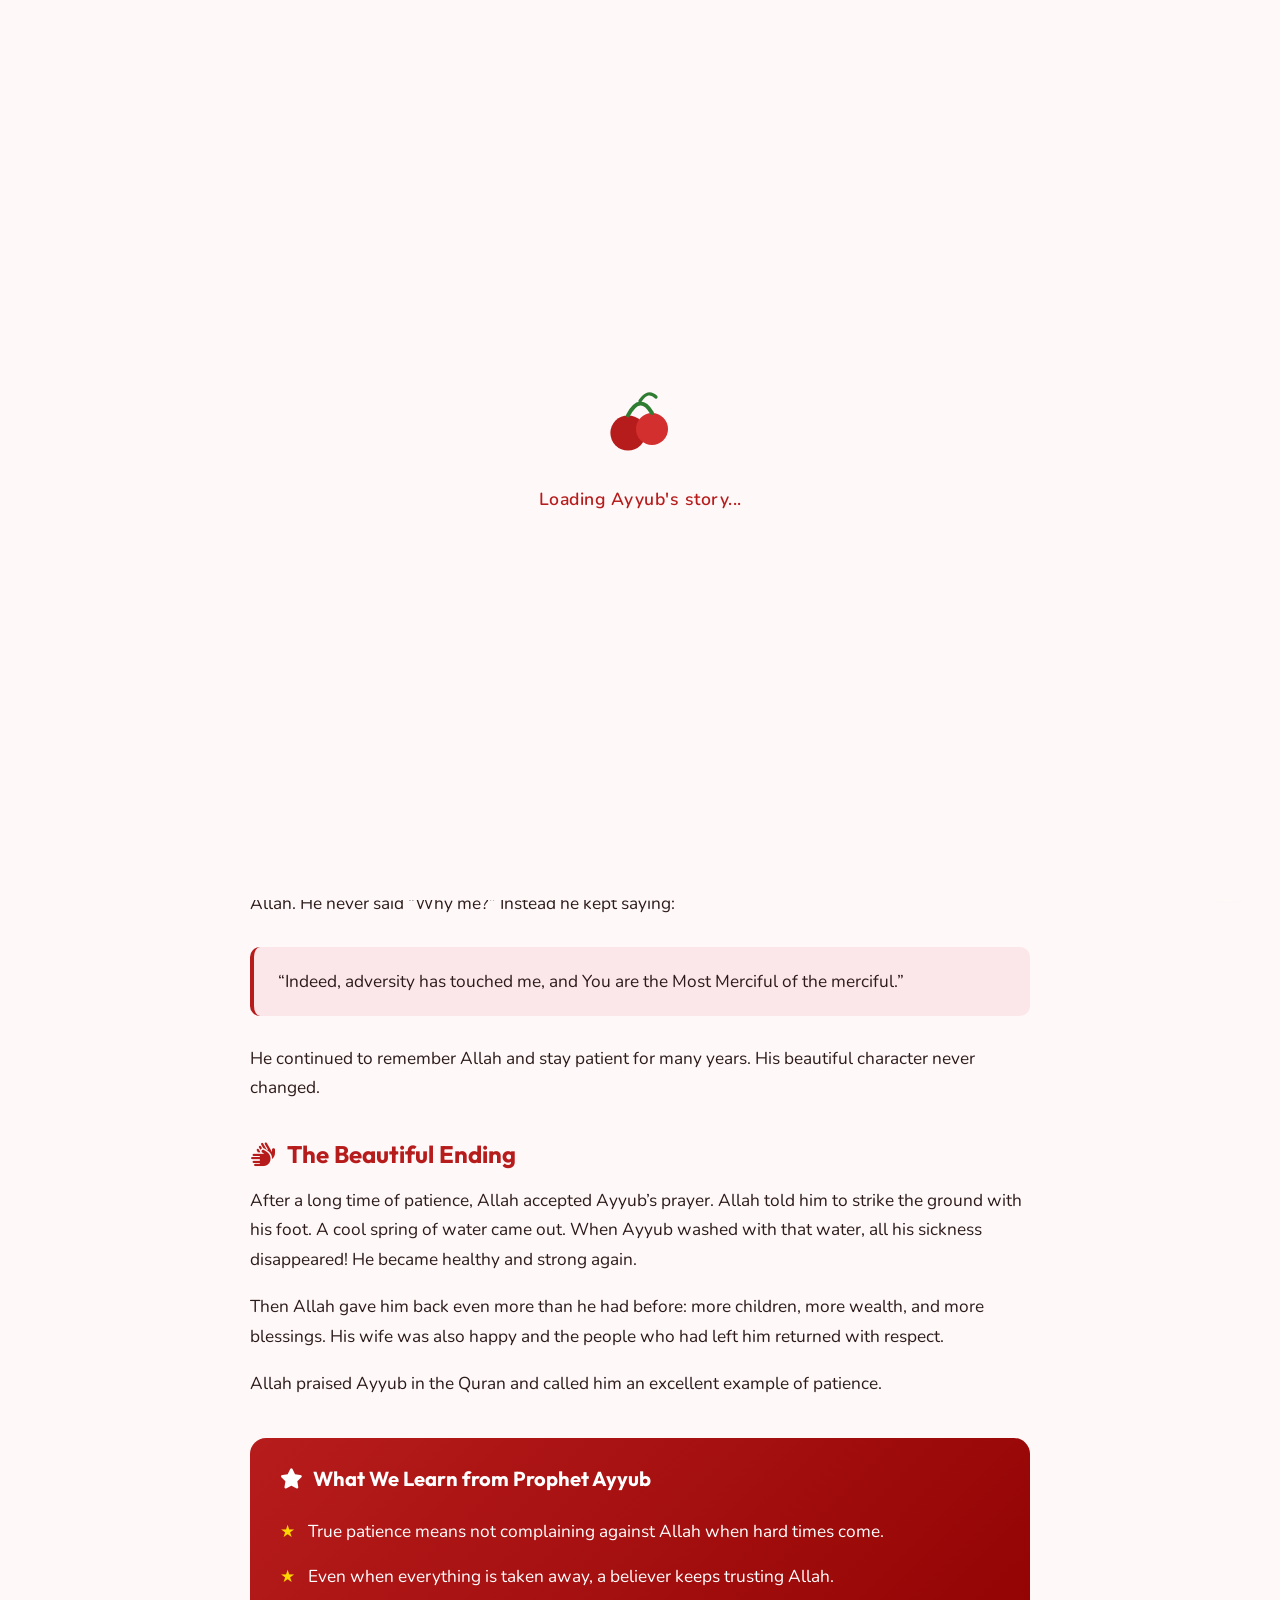
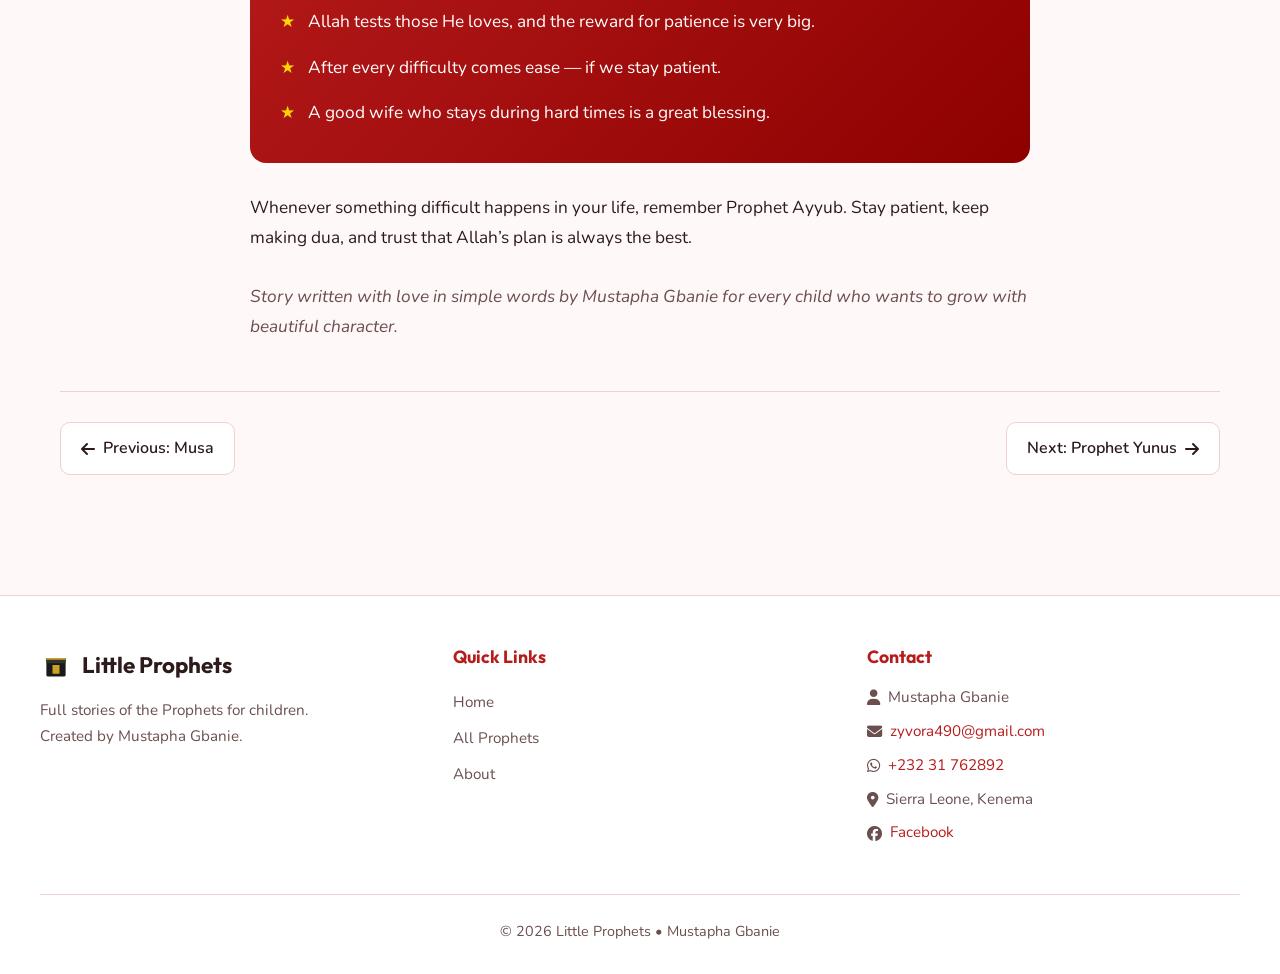
<file: ayyub.html>
<!DOCTYPE html>
<html lang="en" data-theme="light">
<head>
  <meta charset="UTF-8">
  <meta name="viewport" content="width=device-width, initial-scale=1.0">
  <meta name="msvalidate.01" content="C5AD6FC75478C789AB853C7C9F8C9426" />
  <meta name="google-site-verification" content="kUoNEZyaHHgk7iwT_O8pBj2s8zlIZLvoUZk-4N_OeV8" />
  
  <title>Prophet Ayyub (AS) Full Story for Kids | Little Prophets by Mustapha Gbanie</title>
  <meta name="description" content="Full kid-friendly story of Prophet Ayyub (Job) – the Prophet of amazing patience. Simple language and clear lessons by Mustapha Gbanie.">
  <meta name="keywords" content="Mustapha Gbanie, Prophet Ayyub story for kids, Job Islamic story, patience prophet">
  <meta name="author" content="Mustapha Gbanie">
  <link rel="canonical" href="https://z-tech-os.github.io/little-prophets/ayyub.html">

  <meta property="og:title" content="Prophet Ayyub Full Story for Kids | Little Prophets">
  <meta property="og:description" content="The complete story of the Prophet who stayed patient through the hardest tests.">
  <meta property="og:image" content="https://z-tech-os.github.io/little-prophets/og-image.svg">

  <meta name="theme-color" content="#B71C1C">
  <link rel="icon" href="data:image/svg+xml,<svg xmlns='http://www.w3.org/2000/svg' viewBox='0 0 64 64'><rect x='10' y='16' width='44' height='42' rx='3' fill='%231a1a1a'/><rect x='10' y='16' width='44' height='12' fill='%23333'/><rect x='24' y='32' width='16' height='20' fill='%23C9A227'/><rect x='10' y='16' width='44' height='4' fill='%23C9A227'/></svg>">

  <link rel="preconnect" href="https://fonts.googleapis.com">
  <link rel="preconnect" href="https://fonts.gstatic.com" crossorigin>
  <link href="https://fonts.googleapis.com/css2?family=Nunito:wght@400;600;700;800&family=Outfit:wght@500;600;700;800&display=swap" rel="stylesheet">
  <link rel="stylesheet" href="https://cdnjs.cloudflare.com/ajax/libs/font-awesome/6.5.1/css/all.min.css">
  <link rel="stylesheet" href="style.css">
</head>
<body>

  <div id="loader">
    <div class="loader-cherry">
      <svg viewBox="0 0 100 100" fill="none"><circle cx="35" cy="60" r="22" fill="#B71C1C"/><circle cx="65" cy="55" r="20" fill="#D32F2F"/><path d="M35 38 Q50 10 65 35" stroke="#2E7D32" stroke-width="5" fill="none" stroke-linecap="round"/><path d="M50 20 Q60 5 70 15" stroke="#2E7D32" stroke-width="4" fill="none" stroke-linecap="round"/></svg>
    </div>
    <div class="loader-text">Loading Ayyub's story...</div>
  </div>

  <header class="header">
    <div class="header-inner">
      <a href="index.html" class="logo">
        <span class="logo-icon"><svg viewBox="0 0 64 64" xmlns="http://www.w3.org/2000/svg"><rect x="10" y="16" width="44" height="42" rx="3" fill="#1a1a1a"/><rect x="10" y="16" width="44" height="12" fill="#333"/><rect x="24" y="32" width="16" height="20" fill="#C9A227"/><rect x="10" y="16" width="44" height="4" fill="#C9A227"/></svg></span>
        <span>Little <span>Prophets</span></span>
      </a>
      <nav class="nav-desktop">
        <a href="index.html">Home</a>
        <a href="prophets.html">All Prophets</a>
        <a href="about.html">About</a>
      </nav>
      <div class="header-actions">
        <button class="theme-toggle" id="themeToggle"><i class="fas fa-moon"></i></button>
        <button class="menu-toggle" id="menuToggle"><i class="fas fa-bars"></i></button>
      </div>
    </div>
  </header>

  <div class="sidebar-overlay" id="sidebarOverlay"></div>
  <aside class="sidebar" id="sidebar">
    <div class="sidebar-header">
      <a href="index.html" class="logo"><span class="logo-icon"><svg viewBox="0 0 64 64" xmlns="http://www.w3.org/2000/svg"><rect x="10" y="16" width="44" height="42" rx="3" fill="#1a1a1a"/><rect x="10" y="16" width="44" height="12" fill="#333"/><rect x="24" y="32" width="16" height="20" fill="#C9A227"/><rect x="10" y="16" width="44" height="4" fill="#C9A227"/></svg></span><span>Little Prophets</span></a>
      <button class="sidebar-close" id="sidebarClose"><i class="fas fa-times"></i></button>
    </div>
    <nav class="sidebar-nav">
      <a href="index.html"><i class="fas fa-home"></i> Home</a>
      <a href="prophets.html"><i class="fas fa-book-open"></i> All Prophets</a>
      <a href="adam.html"><i class="fas fa-user"></i> Prophet Adam</a>
      <a href="nuh.html"><i class="fas fa-ship"></i> Prophet Nuh</a>
      <a href="ibrahim.html"><i class="fas fa-kaaba"></i> Prophet Ibrahim</a>
      <a href="yusuf.html"><i class="fas fa-star"></i> Prophet Yusuf</a>
      <a href="musa.html"><i class="fas fa-water"></i> Prophet Musa</a>
      <a href="ayyub.html" class="active"><i class="fas fa-heart"></i> Prophet Ayyub</a>
      <a href="yunus.html"><i class="fas fa-fish"></i> Prophet Yunus</a>
      <a href="dawud.html"><i class="fas fa-crown"></i> Prophet Dawud</a>
      <a href="sulaiman.html"><i class="fas fa-dove"></i> Prophet Sulaiman</a>
      <a href="isa.html"><i class="fas fa-dove"></i> Prophet Isa</a>
      <a href="muhammad.html"><i class="fas fa-moon"></i> Prophet Muhammad ﷺ</a>
      <a href="about.html"><i class="fas fa-heart"></i> About & Why</a>
    </nav>
  </aside>

  <main class="main">

    <div class="story-header">
      <div class="arabic-name">أيوب عليه السلام</div>
      <h1>Prophet Ayyub (Peace be upon him)</h1>
      <div class="story-meta">
        <span><i class="fas fa-heart"></i> The Patient One</span>
        <span><i class="fas fa-star"></i> Amazing Patience</span>
        <span><i class="fas fa-book"></i> Full Story for Kids</span>
      </div>
    </div>

    <article class="story-content">

      <p>
        Long ago there lived a very kind and rich Prophet named <strong>Ayyub</strong> (Job).  
        Allah had given him many blessings: a big family, lots of animals, beautiful land, and good health.  
        Ayyub was always thankful to Allah. He helped the poor and never forgot to worship his Lord.
      </p>

      <h2><i class="fas fa-cloud-sun"></i> The Big Test Begins</h2>

      <p>
        One day Allah decided to test Ayyub’s patience in a very hard way.  
        First, all his animals died.  
        Then his crops were destroyed.  
        After that, most of his children passed away.  
        Finally, Ayyub himself became very sick. His body was full of pain and sores.
      </p>

      <p>
        Almost everyone left him. Only his loyal wife stayed by his side and took care of him.  
        People who used to respect him now stayed away. Some even said unkind things.
      </p>

      <div class="fun-fact">
        <i class="fas fa-lightbulb"></i>
        <div>
          <strong>Important point:</strong>  
          Allah was not angry with Ayyub.  
          This was a special test to show the whole world how patient a true believer can be.
        </div>
      </div>

      <h2><i class="fas fa-pray"></i> Ayyub Never Complained</h2>

      <p>
        Even though he was in great pain and had lost almost everything,  
        Ayyub never became angry with Allah.  
        He never said “Why me?”  
        Instead he kept saying:
      </p>

      <div class="highlight">
        “Indeed, adversity has touched me, and You are the Most Merciful of the merciful.”
      </div>

      <p>
        He continued to remember Allah and stay patient for many years.  
        His beautiful character never changed.
      </p>

      <h2><i class="fas fa-hands"></i> The Beautiful Ending</h2>

      <p>
        After a long time of patience, Allah accepted Ayyub’s prayer.  
        Allah told him to strike the ground with his foot.  
        A cool spring of water came out.  
        When Ayyub washed with that water, all his sickness disappeared!  
        He became healthy and strong again.
      </p>

      <p>
        Then Allah gave him back even more than he had before:  
        more children, more wealth, and more blessings.  
        His wife was also happy and the people who had left him returned with respect.
      </p>

      <p>
        Allah praised Ayyub in the Quran and called him an excellent example of patience.
      </p>

      <div class="moral-box">
        <h3><i class="fas fa-star"></i> What We Learn from Prophet Ayyub</h3>
        <ul>
          <li>True patience means not complaining against Allah when hard times come.</li>
          <li>Even when everything is taken away, a believer keeps trusting Allah.</li>
          <li>Allah tests those He loves, and the reward for patience is very big.</li>
          <li>After every difficulty comes ease — if we stay patient.</li>
          <li>A good wife who stays during hard times is a great blessing.</li>
        </ul>
      </div>

      <p>
        Whenever something difficult happens in your life,  
        remember Prophet Ayyub.  
        Stay patient, keep making dua, and trust that Allah’s plan is always the best.
      </p>

      <p style="margin-top:30px; font-style:italic; color:var(--text-muted);">
        Story written with love in simple words by Mustapha Gbanie for every child who wants to grow with beautiful character.
      </p>

    </article>

    <div class="story-nav">
      <a href="musa.html"><i class="fas fa-arrow-left"></i> Previous: Musa</a>
      <a href="yunus.html">Next: Prophet Yunus <i class="fas fa-arrow-right"></i></a>
    </div>

  </main>

  <footer class="footer">
    <div class="footer-inner">
      <div class="footer-brand">
        <div class="logo"><span class="logo-icon"><svg viewBox="0 0 64 64" xmlns="http://www.w3.org/2000/svg"><rect x="10" y="16" width="44" height="42" rx="3" fill="#1a1a1a"/><rect x="10" y="16" width="44" height="12" fill="#333"/><rect x="24" y="32" width="16" height="20" fill="#C9A227"/><rect x="10" y="16" width="44" height="4" fill="#C9A227"/></svg></span><span>Little Prophets</span></div>
        <p>Full stories of the Prophets for children. Created by Mustapha Gbanie.</p>
      </div>
      <div class="footer-links">
        <h4>Quick Links</h4>
        <a href="index.html">Home</a>
        <a href="prophets.html">All Prophets</a>
        <a href="about.html">About</a>
      </div>
      <div class="footer-contact">
        <h4>Contact</h4>
        <p><i class="fas fa-user"></i> Mustapha Gbanie</p>
        <p><i class="fas fa-envelope"></i> <a href="mailto:zyvora490@gmail.com">zyvora490@gmail.com</a></p>
        <p><i class="fab fa-whatsapp"></i> <a href="https://wa.me/23231762892" target="_blank" rel="noopener">+232 31 762892</a></p>
        <p><i class="fas fa-map-marker-alt"></i> Sierra Leone, Kenema</p>
        <p><i class="fab fa-facebook"></i> <a href="https://www.facebook.com/profile.php?id=61592107724183" target="_blank" rel="noopener">Facebook</a></p>
      </div></div>
    <div class="footer-bottom">
      <p>© 2026 Little Prophets • Mustapha Gbanie</p>
    </div>
  </footer>

  <div class="popup-overlay" id="offlinePopup">
    <div class="popup">
      <button class="popup-close" data-close-popup><i class="fas fa-times"></i></button>
      <div class="popup-icon"><i class="fas fa-cloud-download-alt"></i></div>
      <h3>Read Offline Anytime!</h3>
      <p>Enable offline mode so you can enjoy these stories without internet.</p>
      <div class="popup-buttons">
        <button class="btn btn-primary" id="downloadOfflineBtn"><i class="fas fa-download"></i> Enable Offline Mode</button>
        <button class="btn btn-outline" data-close-popup>Maybe Later</button>
      </div>
    </div>
  </div>

  <script src="main.js"></script>
<a href="https://wa.me/23231762892" class="whatsapp-float" target="_blank" rel="noopener" aria-label="Chat on WhatsApp"><i class="fab fa-whatsapp"></i></a>
</body>
</html>
</file>
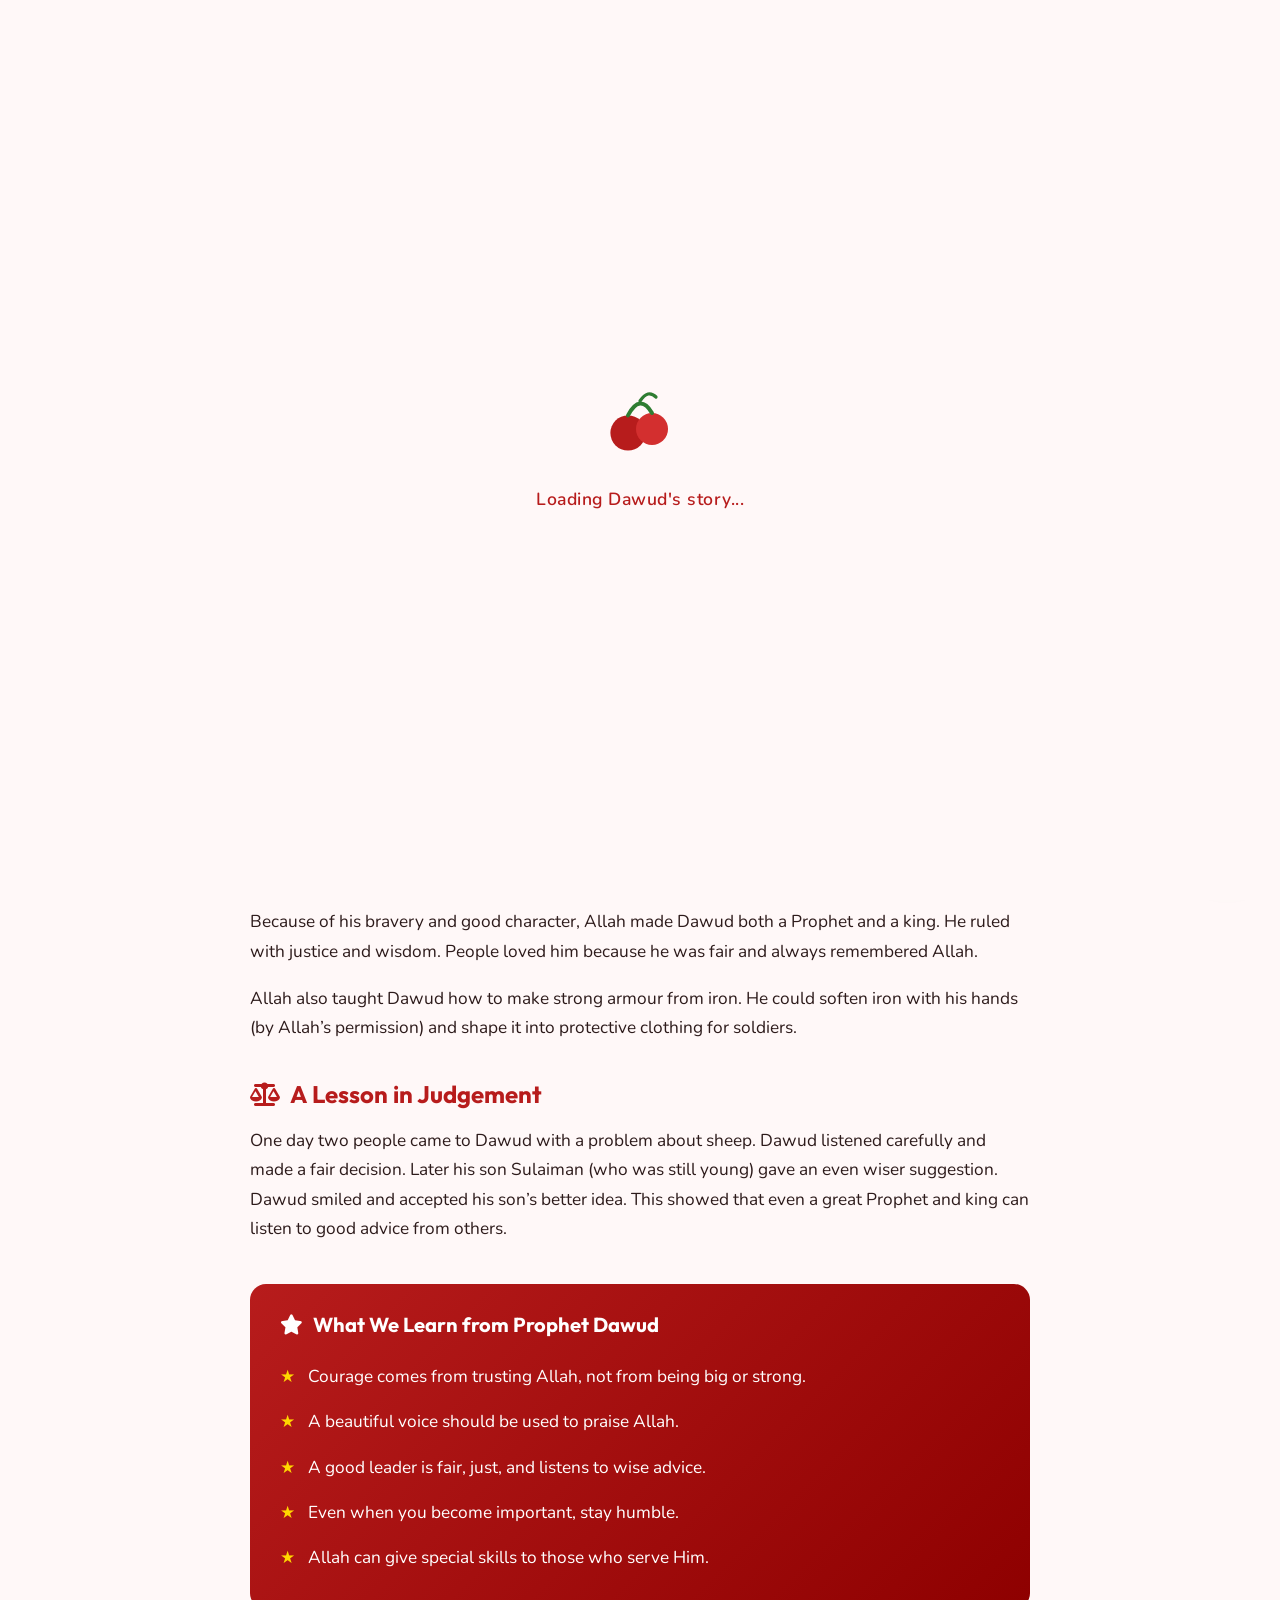
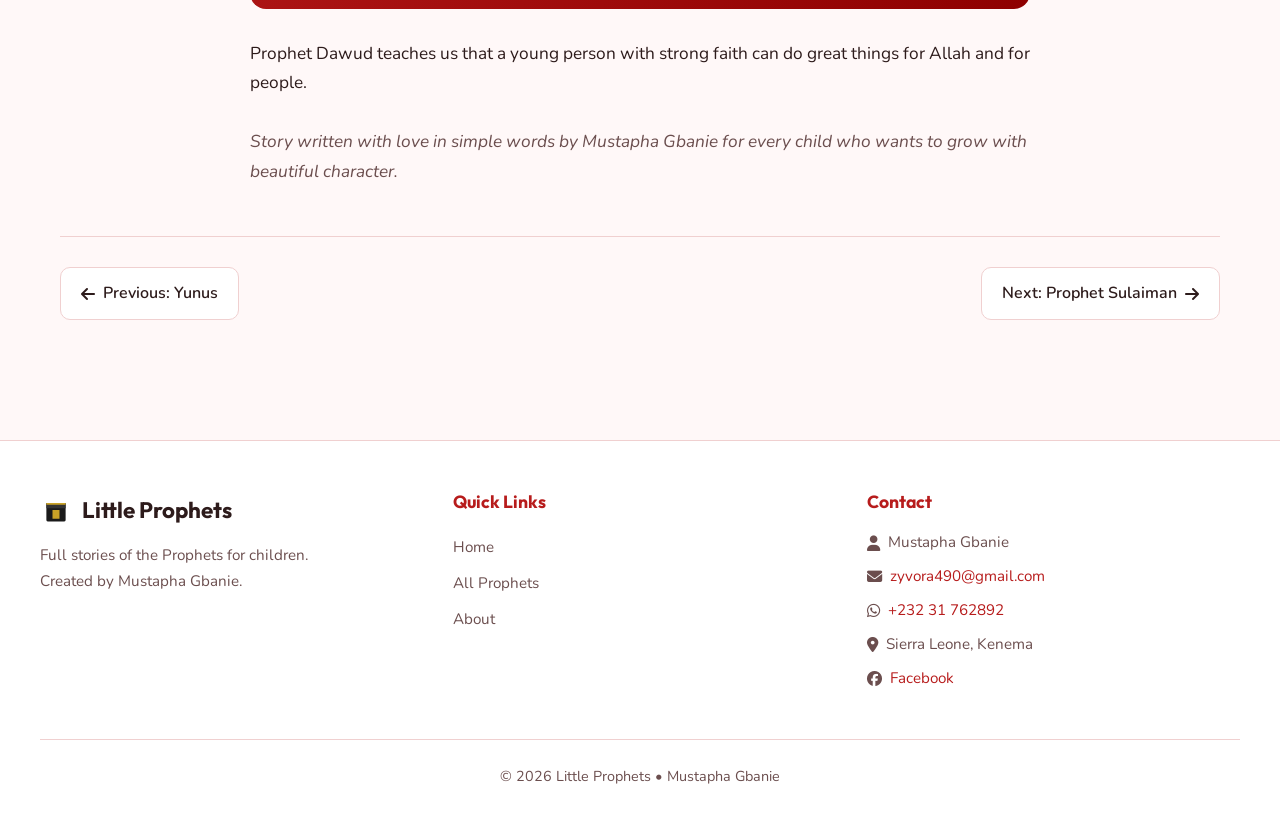
<file: dawud.html>
<!DOCTYPE html>
<html lang="en" data-theme="light">
<head>
  <meta charset="UTF-8">
  <meta name="viewport" content="width=device-width, initial-scale=1.0">
  <meta name="msvalidate.01" content="C5AD6FC75478C789AB853C7C9F8C9426" />
  <meta name="google-site-verification" content="kUoNEZyaHHgk7iwT_O8pBj2s8zlIZLvoUZk-4N_OeV8" />
  
  <title>Prophet Dawud (AS) Full Story for Kids | Little Prophets by Mustapha Gbanie</title>
  <meta name="description" content="Full kid-friendly story of Prophet Dawud (David) – the Prophet with a beautiful voice who defeated a giant. By Mustapha Gbanie.">
  <meta name="keywords" content="Mustapha Gbanie, Prophet Dawud story for kids, David Goliath Islamic story">
  <meta name="author" content="Mustapha Gbanie">
  <link rel="canonical" href="https://z-tech-os.github.io/little-prophets/dawud.html">

  <meta property="og:title" content="Prophet Dawud Full Story for Kids | Little Prophets">
  <meta property="og:description" content="The complete story of the brave young Prophet who defeated a giant and was given a beautiful voice.">
  <meta property="og:image" content="https://z-tech-os.github.io/little-prophets/og-image.svg">

  <meta name="theme-color" content="#B71C1C">
  <link rel="icon" href="data:image/svg+xml,<svg xmlns='http://www.w3.org/2000/svg' viewBox='0 0 64 64'><rect x='10' y='16' width='44' height='42' rx='3' fill='%231a1a1a'/><rect x='10' y='16' width='44' height='12' fill='%23333'/><rect x='24' y='32' width='16' height='20' fill='%23C9A227'/><rect x='10' y='16' width='44' height='4' fill='%23C9A227'/></svg>">

  <link rel="preconnect" href="https://fonts.googleapis.com">
  <link rel="preconnect" href="https://fonts.gstatic.com" crossorigin>
  <link href="https://fonts.googleapis.com/css2?family=Nunito:wght@400;600;700;800&family=Outfit:wght@500;600;700;800&display=swap" rel="stylesheet">
  <link rel="stylesheet" href="https://cdnjs.cloudflare.com/ajax/libs/font-awesome/6.5.1/css/all.min.css">
  <link rel="stylesheet" href="style.css">
</head>
<body>

  <div id="loader">
    <div class="loader-cherry">
      <svg viewBox="0 0 100 100" fill="none"><circle cx="35" cy="60" r="22" fill="#B71C1C"/><circle cx="65" cy="55" r="20" fill="#D32F2F"/><path d="M35 38 Q50 10 65 35" stroke="#2E7D32" stroke-width="5" fill="none" stroke-linecap="round"/><path d="M50 20 Q60 5 70 15" stroke="#2E7D32" stroke-width="4" fill="none" stroke-linecap="round"/></svg>
    </div>
    <div class="loader-text">Loading Dawud's story...</div>
  </div>

  <header class="header">
    <div class="header-inner">
      <a href="index.html" class="logo">
        <span class="logo-icon"><svg viewBox="0 0 64 64" xmlns="http://www.w3.org/2000/svg"><rect x="10" y="16" width="44" height="42" rx="3" fill="#1a1a1a"/><rect x="10" y="16" width="44" height="12" fill="#333"/><rect x="24" y="32" width="16" height="20" fill="#C9A227"/><rect x="10" y="16" width="44" height="4" fill="#C9A227"/></svg></span>
        <span>Little <span>Prophets</span></span>
      </a>
      <nav class="nav-desktop">
        <a href="index.html">Home</a>
        <a href="prophets.html">All Prophets</a>
        <a href="about.html">About</a>
      </nav>
      <div class="header-actions">
        <button class="theme-toggle" id="themeToggle"><i class="fas fa-moon"></i></button>
        <button class="menu-toggle" id="menuToggle"><i class="fas fa-bars"></i></button>
      </div>
    </div>
  </header>

  <div class="sidebar-overlay" id="sidebarOverlay"></div>
  <aside class="sidebar" id="sidebar">
    <div class="sidebar-header">
      <a href="index.html" class="logo"><span class="logo-icon"><svg viewBox="0 0 64 64" xmlns="http://www.w3.org/2000/svg"><rect x="10" y="16" width="44" height="42" rx="3" fill="#1a1a1a"/><rect x="10" y="16" width="44" height="12" fill="#333"/><rect x="24" y="32" width="16" height="20" fill="#C9A227"/><rect x="10" y="16" width="44" height="4" fill="#C9A227"/></svg></span><span>Little Prophets</span></a>
      <button class="sidebar-close" id="sidebarClose"><i class="fas fa-times"></i></button>
    </div>
    <nav class="sidebar-nav">
      <a href="index.html"><i class="fas fa-home"></i> Home</a>
      <a href="prophets.html"><i class="fas fa-book-open"></i> All Prophets</a>
      <a href="adam.html"><i class="fas fa-user"></i> Prophet Adam</a>
      <a href="nuh.html"><i class="fas fa-ship"></i> Prophet Nuh</a>
      <a href="ibrahim.html"><i class="fas fa-kaaba"></i> Prophet Ibrahim</a>
      <a href="yusuf.html"><i class="fas fa-star"></i> Prophet Yusuf</a>
      <a href="musa.html"><i class="fas fa-water"></i> Prophet Musa</a>
      <a href="ayyub.html"><i class="fas fa-heart"></i> Prophet Ayyub</a>
      <a href="yunus.html"><i class="fas fa-fish"></i> Prophet Yunus</a>
      <a href="dawud.html" class="active"><i class="fas fa-crown"></i> Prophet Dawud</a>
      <a href="sulaiman.html"><i class="fas fa-dove"></i> Prophet Sulaiman</a>
      <a href="isa.html"><i class="fas fa-dove"></i> Prophet Isa</a>
      <a href="muhammad.html"><i class="fas fa-moon"></i> Prophet Muhammad ﷺ</a>
      <a href="about.html"><i class="fas fa-heart"></i> About & Why</a>
    </nav>
  </aside>

  <main class="main">

    <div class="story-header">
      <div class="arabic-name">داود عليه السلام</div>
      <h1>Prophet Dawud (Peace be upon him)</h1>
      <div class="story-meta">
        <span><i class="fas fa-crown"></i> King & Prophet</span>
        <span><i class="fas fa-music"></i> Beautiful Voice</span>
        <span><i class="fas fa-book"></i> Full Story for Kids</span>
      </div>
    </div>

    <article class="story-content">

      <p>
        Prophet <strong>Dawud</strong> (David) started as a young shepherd boy.  
        He was brave, kind, and loved to worship Allah.  
        Allah gave him a special gift — a very beautiful voice.  
        When he recited the Zabur (Psalms), the mountains and birds would join him in praising Allah!
      </p>

      <h2><i class="fas fa-shield-alt"></i> The Giant Challenge</h2>

      <p>
        One day a huge and strong enemy warrior named Jalut (Goliath) challenged the army of the believers.  
        Jalut was so big and scary that many soldiers were afraid to fight him.
      </p>

      <p>
        Young Dawud stepped forward and said he would fight the giant.  
        People were surprised because Dawud was still a young man and not a trained soldier.  
        But Dawud trusted Allah completely.
      </p>

      <p>
        He took only a sling and some stones.  
        With one precise throw, he hit Jalut and defeated him.  
        The whole army of the enemy ran away.  
        Everyone was amazed at the courage of this young man.
      </p>

      <div class="fun-fact">
        <i class="fas fa-lightbulb"></i>
        <div>
          <strong>Lesson:</strong>  
          Size and strength do not matter when Allah is with you.  
          A small stone with strong faith can defeat a giant.
        </div>
      </div>

      <h2><i class="fas fa-crown"></i> Becoming a King and Prophet</h2>

      <p>
        Because of his bravery and good character, Allah made Dawud both a Prophet and a king.  
        He ruled with justice and wisdom.  
        People loved him because he was fair and always remembered Allah.
      </p>

      <p>
        Allah also taught Dawud how to make strong armour from iron.  
        He could soften iron with his hands (by Allah’s permission) and shape it into protective clothing for soldiers.
      </p>

      <h2><i class="fas fa-balance-scale"></i> A Lesson in Judgement</h2>

      <p>
        One day two people came to Dawud with a problem about sheep.  
        Dawud listened carefully and made a fair decision.  
        Later his son Sulaiman (who was still young) gave an even wiser suggestion.  
        Dawud smiled and accepted his son’s better idea.  
        This showed that even a great Prophet and king can listen to good advice from others.
      </p>

      <div class="moral-box">
        <h3><i class="fas fa-star"></i> What We Learn from Prophet Dawud</h3>
        <ul>
          <li>Courage comes from trusting Allah, not from being big or strong.</li>
          <li>A beautiful voice should be used to praise Allah.</li>
          <li>A good leader is fair, just, and listens to wise advice.</li>
          <li>Even when you become important, stay humble.</li>
          <li>Allah can give special skills to those who serve Him.</li>
        </ul>
      </div>

      <p>
        Prophet Dawud teaches us that a young person with strong faith  
        can do great things for Allah and for people.
      </p>

      <p style="margin-top:30px; font-style:italic; color:var(--text-muted);">
        Story written with love in simple words by Mustapha Gbanie for every child who wants to grow with beautiful character.
      </p>

    </article>

    <div class="story-nav">
      <a href="yunus.html"><i class="fas fa-arrow-left"></i> Previous: Yunus</a>
      <a href="sulaiman.html">Next: Prophet Sulaiman <i class="fas fa-arrow-right"></i></a>
    </div>

  </main>

  <footer class="footer">
    <div class="footer-inner">
      <div class="footer-brand">
        <div class="logo"><span class="logo-icon"><svg viewBox="0 0 64 64" xmlns="http://www.w3.org/2000/svg"><rect x="10" y="16" width="44" height="42" rx="3" fill="#1a1a1a"/><rect x="10" y="16" width="44" height="12" fill="#333"/><rect x="24" y="32" width="16" height="20" fill="#C9A227"/><rect x="10" y="16" width="44" height="4" fill="#C9A227"/></svg></span><span>Little Prophets</span></div>
        <p>Full stories of the Prophets for children. Created by Mustapha Gbanie.</p>
      </div>
      <div class="footer-links">
        <h4>Quick Links</h4>
        <a href="index.html">Home</a>
        <a href="prophets.html">All Prophets</a>
        <a href="about.html">About</a>
      </div>
      <div class="footer-contact">
        <h4>Contact</h4>
        <p><i class="fas fa-user"></i> Mustapha Gbanie</p>
        <p><i class="fas fa-envelope"></i> <a href="mailto:zyvora490@gmail.com">zyvora490@gmail.com</a></p>
        <p><i class="fab fa-whatsapp"></i> <a href="https://wa.me/23231762892" target="_blank" rel="noopener">+232 31 762892</a></p>
        <p><i class="fas fa-map-marker-alt"></i> Sierra Leone, Kenema</p>
        <p><i class="fab fa-facebook"></i> <a href="https://www.facebook.com/profile.php?id=61592107724183" target="_blank" rel="noopener">Facebook</a></p>
      </div></div>
    <div class="footer-bottom">
      <p>© 2026 Little Prophets • Mustapha Gbanie</p>
    </div>
  </footer>

  <div class="popup-overlay" id="offlinePopup">
    <div class="popup">
      <button class="popup-close" data-close-popup><i class="fas fa-times"></i></button>
      <div class="popup-icon"><i class="fas fa-cloud-download-alt"></i></div>
      <h3>Read Offline Anytime!</h3>
      <p>Enable offline mode so you can enjoy these stories without internet.</p>
      <div class="popup-buttons">
        <button class="btn btn-primary" id="downloadOfflineBtn"><i class="fas fa-download"></i> Enable Offline Mode</button>
        <button class="btn btn-outline" data-close-popup>Maybe Later</button>
      </div>
    </div>
  </div>

  <script src="main.js"></script>
<a href="https://wa.me/23231762892" class="whatsapp-float" target="_blank" rel="noopener" aria-label="Chat on WhatsApp"><i class="fab fa-whatsapp"></i></a>
</body>
</html>
</file>
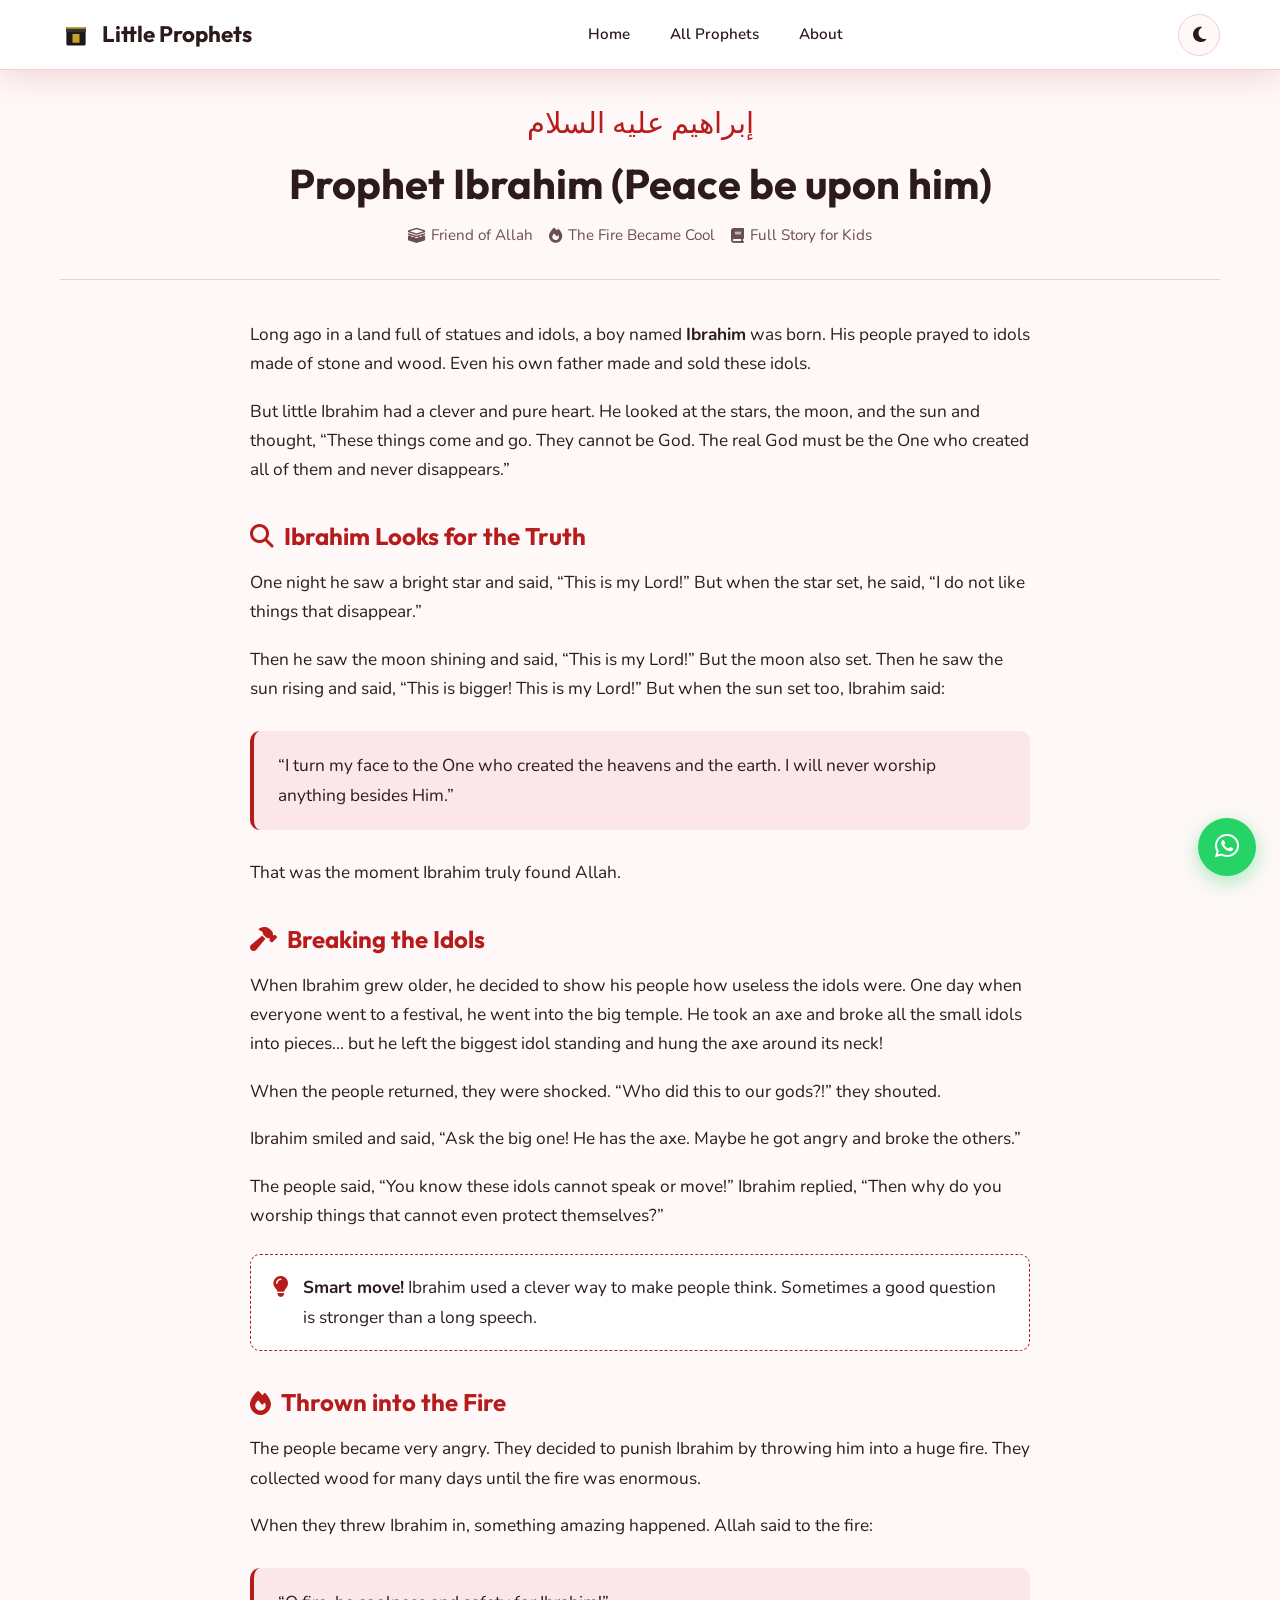
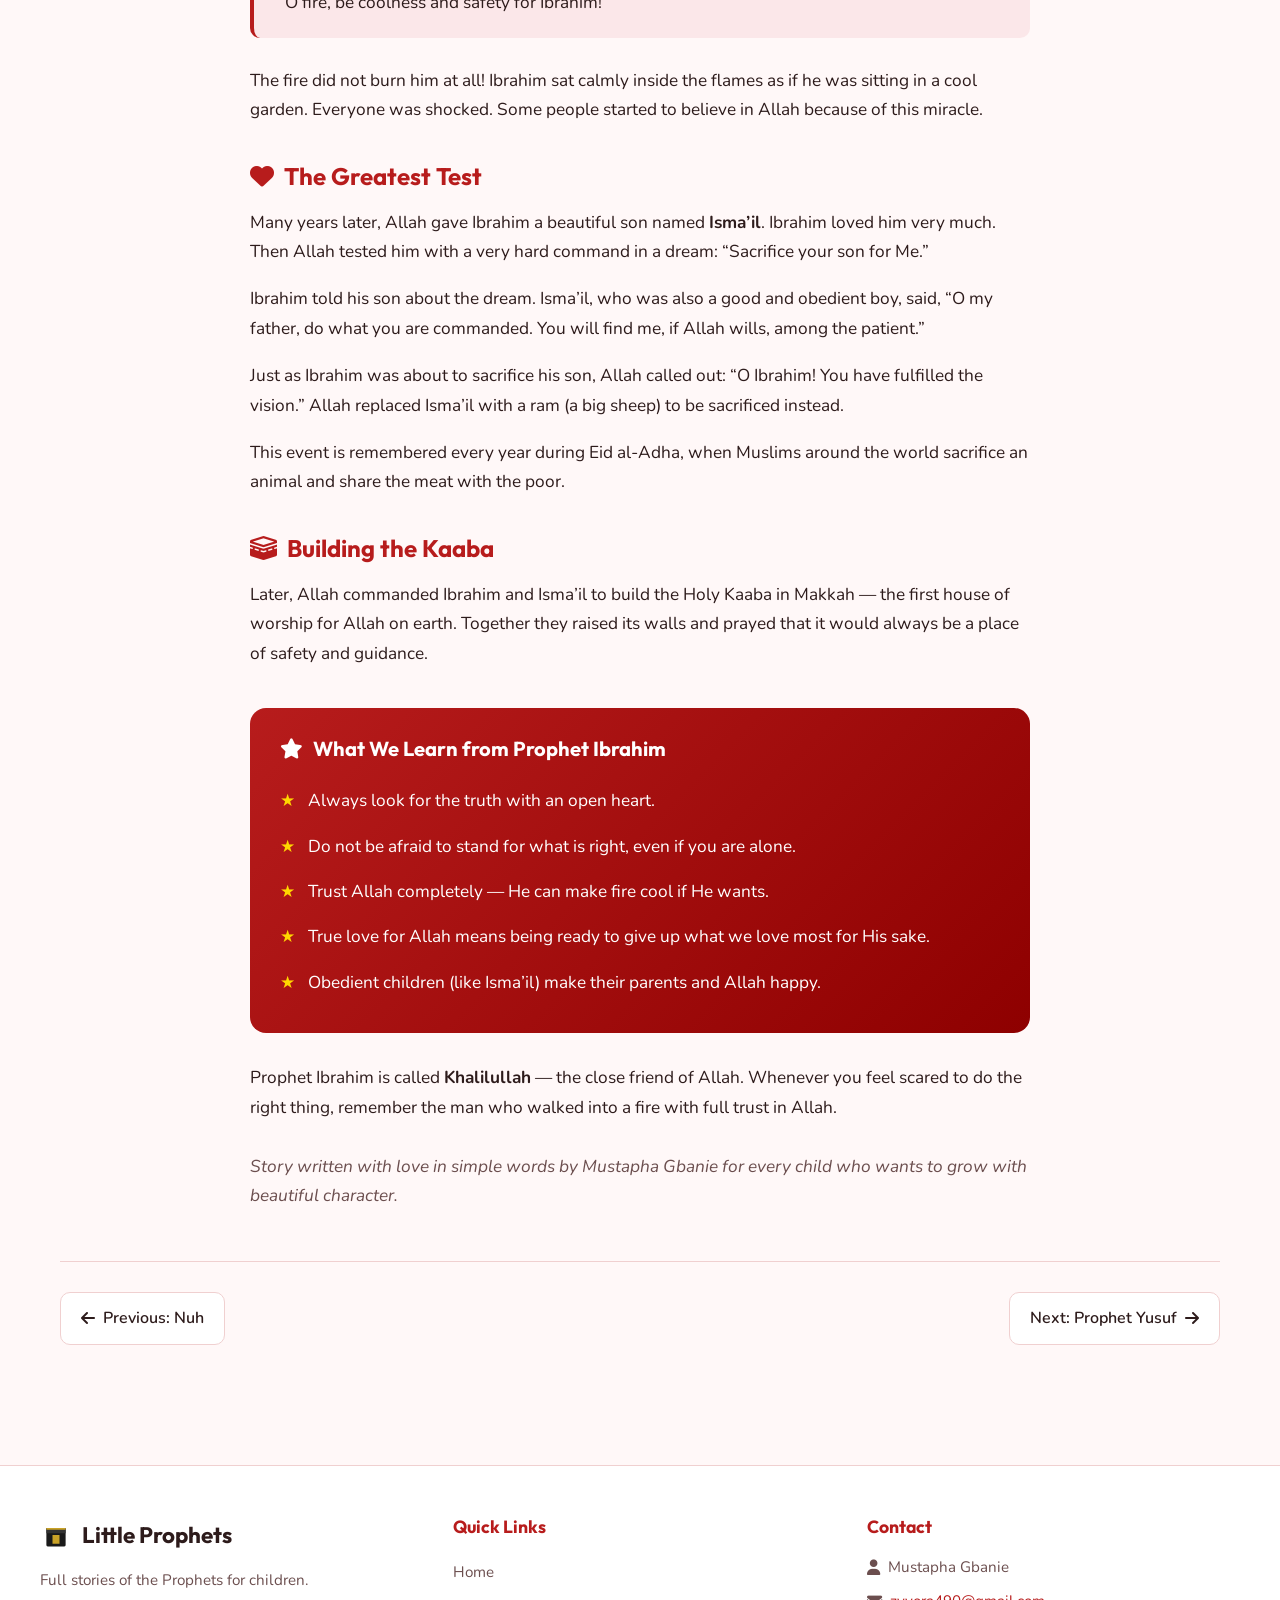
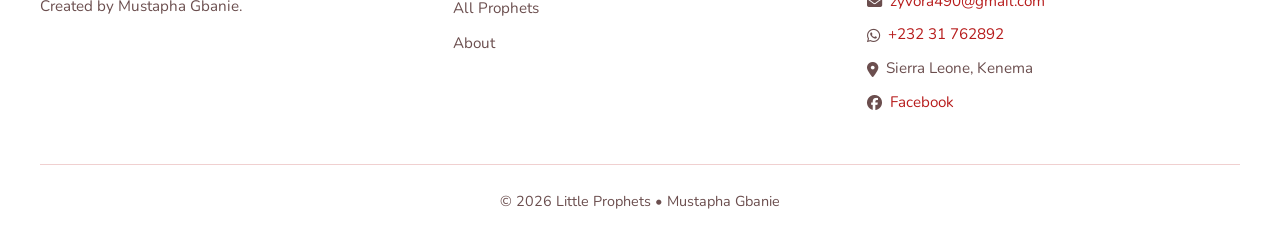
<file: ibrahim.html>
<!DOCTYPE html>
<html lang="en" data-theme="light">
<head>
  <meta charset="UTF-8">
  <meta name="viewport" content="width=device-width, initial-scale=1.0">
  <meta name="msvalidate.01" content="C5AD6FC75478C789AB853C7C9F8C9426" />
<meta name="google-site-verification" content="kUoNEZyaHHgk7iwT_O8pBj2s8zlIZLvoUZk-4N_OeV8" />
  
  <title>Prophet Ibrahim (AS) Full Story for Kids | Little Prophets by Mustapha Gbanie</title>
  <meta name="description" content="Full kid-friendly story of Prophet Ibrahim (Abraham) – the Friend of Allah who broke the idols and was ready to sacrifice for Allah. By Mustapha Gbanie.">
  <meta name="keywords" content="Mustapha Gbanie, Prophet Ibrahim story for kids, Abraham Islamic story, Khalilullah">
  <meta name="author" content="Mustapha Gbanie">
  <link rel="canonical" href="https://z-tech-os.github.io/little-prophets/ibrahim.html">

  <meta property="og:title" content="Prophet Ibrahim Full Story for Kids | Little Prophets">
  <meta property="og:description" content="The complete story of Allah’s close friend who smashed the idols and trusted Allah completely.">
  <meta property="og:image" content="https://z-tech-os.github.io/little-prophets/og-image.svg">

  <meta name="theme-color" content="#B71C1C">
  <link rel="icon" href="data:image/svg+xml,<svg xmlns='http://www.w3.org/2000/svg' viewBox='0 0 64 64'><rect x='10' y='16' width='44' height='42' rx='3' fill='%231a1a1a'/><rect x='10' y='16' width='44' height='12' fill='%23333'/><rect x='24' y='32' width='16' height='20' fill='%23C9A227'/><rect x='10' y='16' width='44' height='4' fill='%23C9A227'/></svg>">

  <link rel="preconnect" href="https://fonts.googleapis.com">
  <link rel="preconnect" href="https://fonts.gstatic.com" crossorigin>
  <link href="https://fonts.googleapis.com/css2?family=Nunito:wght@400;600;700;800&family=Outfit:wght@500;600;700;800&display=swap" rel="stylesheet">
  <link rel="stylesheet" href="https://cdnjs.cloudflare.com/ajax/libs/font-awesome/6.5.1/css/all.min.css">
  <link rel="stylesheet" href="style.css">
</head>
<body>

  <div id="loader">
    <div class="loader-cherry">
      <svg viewBox="0 0 100 100" fill="none"><circle cx="35" cy="60" r="22" fill="#B71C1C"/><circle cx="65" cy="55" r="20" fill="#D32F2F"/><path d="M35 38 Q50 10 65 35" stroke="#2E7D32" stroke-width="5" fill="none" stroke-linecap="round"/><path d="M50 20 Q60 5 70 15" stroke="#2E7D32" stroke-width="4" fill="none" stroke-linecap="round"/></svg>
    </div>
    <div class="loader-text">Loading Ibrahim's story...</div>
  </div>

  <header class="header">
    <div class="header-inner">
      <a href="index.html" class="logo">
        <span class="logo-icon"><svg viewBox="0 0 64 64" xmlns="http://www.w3.org/2000/svg"><rect x="10" y="16" width="44" height="42" rx="3" fill="#1a1a1a"/><rect x="10" y="16" width="44" height="12" fill="#333"/><rect x="24" y="32" width="16" height="20" fill="#C9A227"/><rect x="10" y="16" width="44" height="4" fill="#C9A227"/></svg></span>
        <span>Little <span>Prophets</span></span>
      </a>
      <nav class="nav-desktop">
        <a href="index.html">Home</a>
        <a href="prophets.html">All Prophets</a>
        <a href="about.html">About</a>
      </nav>
      <div class="header-actions">
        <button class="theme-toggle" id="themeToggle"><i class="fas fa-moon"></i></button>
        <button class="menu-toggle" id="menuToggle"><i class="fas fa-bars"></i></button>
      </div>
    </div>
  </header>

  <div class="sidebar-overlay" id="sidebarOverlay"></div>
  <aside class="sidebar" id="sidebar">
    <div class="sidebar-header">
      <a href="index.html" class="logo"><span class="logo-icon"><svg viewBox="0 0 64 64" xmlns="http://www.w3.org/2000/svg"><rect x="10" y="16" width="44" height="42" rx="3" fill="#1a1a1a"/><rect x="10" y="16" width="44" height="12" fill="#333"/><rect x="24" y="32" width="16" height="20" fill="#C9A227"/><rect x="10" y="16" width="44" height="4" fill="#C9A227"/></svg></span><span>Little Prophets</span></a>
      <button class="sidebar-close" id="sidebarClose"><i class="fas fa-times"></i></button>
    </div>
    <nav class="sidebar-nav">
      <a href="index.html"><i class="fas fa-home"></i> Home</a>
      <a href="prophets.html"><i class="fas fa-book-open"></i> All Prophets</a>
      <a href="adam.html"><i class="fas fa-user"></i> Prophet Adam</a>
      <a href="nuh.html"><i class="fas fa-ship"></i> Prophet Nuh</a>
      <a href="ibrahim.html" class="active"><i class="fas fa-kaaba"></i> Prophet Ibrahim</a>
      <a href="yusuf.html"><i class="fas fa-star"></i> Prophet Yusuf</a>
      <a href="musa.html"><i class="fas fa-water"></i> Prophet Musa</a>
      <a href="isa.html"><i class="fas fa-dove"></i> Prophet Isa</a>
      <a href="muhammad.html"><i class="fas fa-moon"></i> Prophet Muhammad ﷺ</a>
      <a href="about.html"><i class="fas fa-heart"></i> About & Why</a>
    </nav>
  </aside>

  <main class="main">

    <div class="story-header">
      <div class="arabic-name">إبراهيم عليه السلام</div>
      <h1>Prophet Ibrahim (Peace be upon him)</h1>
      <div class="story-meta">
        <span><i class="fas fa-kaaba"></i> Friend of Allah</span>
        <span><i class="fas fa-fire"></i> The Fire Became Cool</span>
        <span><i class="fas fa-book"></i> Full Story for Kids</span>
      </div>
    </div>

    <article class="story-content">

      <p>
        Long ago in a land full of statues and idols, a boy named <strong>Ibrahim</strong> was born.  
        His people prayed to idols made of stone and wood.  
        Even his own father made and sold these idols.
      </p>

      <p>
        But little Ibrahim had a clever and pure heart.  
        He looked at the stars, the moon, and the sun and thought,  
        “These things come and go. They cannot be God.  
        The real God must be the One who created all of them and never disappears.”
      </p>

      <h2><i class="fas fa-search"></i> Ibrahim Looks for the Truth</h2>

      <p>
        One night he saw a bright star and said, “This is my Lord!”  
        But when the star set, he said, “I do not like things that disappear.”
      </p>

      <p>
        Then he saw the moon shining and said, “This is my Lord!”  
        But the moon also set.  
        Then he saw the sun rising and said, “This is bigger! This is my Lord!”  
        But when the sun set too, Ibrahim said:
      </p>

      <div class="highlight">
        “I turn my face to the One who created the heavens and the earth.  
        I will never worship anything besides Him.”
      </div>

      <p>
        That was the moment Ibrahim truly found Allah.
      </p>

      <h2><i class="fas fa-hammer"></i> Breaking the Idols</h2>

      <p>
        When Ibrahim grew older, he decided to show his people how useless the idols were.  
        One day when everyone went to a festival, he went into the big temple.  
        He took an axe and broke all the small idols into pieces…  
        but he left the biggest idol standing and hung the axe around its neck!
      </p>

      <p>
        When the people returned, they were shocked.  
        “Who did this to our gods?!” they shouted.
      </p>

      <p>
        Ibrahim smiled and said, “Ask the big one! He has the axe.  
        Maybe he got angry and broke the others.”
      </p>

      <p>
        The people said, “You know these idols cannot speak or move!”  
        Ibrahim replied, “Then why do you worship things that cannot even protect themselves?”
      </p>

      <div class="fun-fact">
        <i class="fas fa-lightbulb"></i>
        <div>
          <strong>Smart move!</strong>  
          Ibrahim used a clever way to make people think.  
          Sometimes a good question is stronger than a long speech.
        </div>
      </div>

      <h2><i class="fas fa-fire"></i> Thrown into the Fire</h2>

      <p>
        The people became very angry.  
        They decided to punish Ibrahim by throwing him into a huge fire.  
        They collected wood for many days until the fire was enormous.
      </p>

      <p>
        When they threw Ibrahim in, something amazing happened.  
        Allah said to the fire:
      </p>

      <div class="highlight">
        “O fire, be coolness and safety for Ibrahim!”
      </div>

      <p>
        The fire did not burn him at all!  
        Ibrahim sat calmly inside the flames as if he was sitting in a cool garden.  
        Everyone was shocked. Some people started to believe in Allah because of this miracle.
      </p>

      <h2><i class="fas fa-heart"></i> The Greatest Test</h2>

      <p>
        Many years later, Allah gave Ibrahim a beautiful son named <strong>Isma’il</strong>.  
        Ibrahim loved him very much.  
        Then Allah tested him with a very hard command in a dream:  
        “Sacrifice your son for Me.”
      </p>

      <p>
        Ibrahim told his son about the dream.  
        Isma’il, who was also a good and obedient boy, said,  
        “O my father, do what you are commanded. You will find me, if Allah wills, among the patient.”
      </p>

      <p>
        Just as Ibrahim was about to sacrifice his son, Allah called out:  
        “O Ibrahim! You have fulfilled the vision.”  
        Allah replaced Isma’il with a ram (a big sheep) to be sacrificed instead.
      </p>

      <p>
        This event is remembered every year during Eid al-Adha, when Muslims around the world sacrifice an animal and share the meat with the poor.
      </p>

      <h2><i class="fas fa-kaaba"></i> Building the Kaaba</h2>

      <p>
        Later, Allah commanded Ibrahim and Isma’il to build the Holy Kaaba in Makkah —  
        the first house of worship for Allah on earth.  
        Together they raised its walls and prayed that it would always be a place of safety and guidance.
      </p>

      <div class="moral-box">
        <h3><i class="fas fa-star"></i> What We Learn from Prophet Ibrahim</h3>
        <ul>
          <li>Always look for the truth with an open heart.</li>
          <li>Do not be afraid to stand for what is right, even if you are alone.</li>
          <li>Trust Allah completely — He can make fire cool if He wants.</li>
          <li>True love for Allah means being ready to give up what we love most for His sake.</li>
          <li>Obedient children (like Isma’il) make their parents and Allah happy.</li>
        </ul>
      </div>

      <p>
        Prophet Ibrahim is called <strong>Khalilullah</strong> — the close friend of Allah.  
        Whenever you feel scared to do the right thing, remember the man who walked into a fire with full trust in Allah.
      </p>

      <p style="margin-top:30px; font-style:italic; color:var(--text-muted);">
        Story written with love in simple words by Mustapha Gbanie for every child who wants to grow with beautiful character.
      </p>

    </article>

    <div class="story-nav">
      <a href="nuh.html"><i class="fas fa-arrow-left"></i> Previous: Nuh</a>
      <a href="yusuf.html">Next: Prophet Yusuf <i class="fas fa-arrow-right"></i></a>
    </div>

  </main>

  <footer class="footer">
    <div class="footer-inner">
      <div class="footer-brand">
        <div class="logo"><span class="logo-icon"><svg viewBox="0 0 64 64" xmlns="http://www.w3.org/2000/svg"><rect x="10" y="16" width="44" height="42" rx="3" fill="#1a1a1a"/><rect x="10" y="16" width="44" height="12" fill="#333"/><rect x="24" y="32" width="16" height="20" fill="#C9A227"/><rect x="10" y="16" width="44" height="4" fill="#C9A227"/></svg></span><span>Little Prophets</span></div>
        <p>Full stories of the Prophets for children. Created by Mustapha Gbanie.</p>
      </div>
      <div class="footer-links">
        <h4>Quick Links</h4>
        <a href="index.html">Home</a>
        <a href="prophets.html">All Prophets</a>
        <a href="about.html">About</a>
      </div>
      <div class="footer-contact">
        <h4>Contact</h4>
        <p><i class="fas fa-user"></i> Mustapha Gbanie</p>
        <p><i class="fas fa-envelope"></i> <a href="mailto:zyvora490@gmail.com">zyvora490@gmail.com</a></p>
        <p><i class="fab fa-whatsapp"></i> <a href="https://wa.me/23231762892" target="_blank" rel="noopener">+232 31 762892</a></p>
        <p><i class="fas fa-map-marker-alt"></i> Sierra Leone, Kenema</p>
        <p><i class="fab fa-facebook"></i> <a href="https://www.facebook.com/profile.php?id=61592107724183" target="_blank" rel="noopener">Facebook</a></p>
      </div></div>
    <div class="footer-bottom">
      <p>© 2026 Little Prophets • Mustapha Gbanie</p>
    </div>
  </footer>

  <div class="popup-overlay" id="offlinePopup">
    <div class="popup">
      <button class="popup-close" data-close-popup><i class="fas fa-times"></i></button>
      <div class="popup-icon"><i class="fas fa-cloud-download-alt"></i></div>
      <h3>Read Offline Anytime!</h3>
      <p>Enable offline mode so you can enjoy these stories without internet.</p>
      <div class="popup-buttons">
        <button class="btn btn-primary" id="downloadOfflineBtn"><i class="fas fa-download"></i> Enable Offline Mode</button>
        <button class="btn btn-outline" data-close-popup>Maybe Later</button>
      </div>
    </div>
  </div>

  <script src="main.js"></script>
<a href="https://wa.me/23231762892" class="whatsapp-float" target="_blank" rel="noopener" aria-label="Chat on WhatsApp"><i class="fab fa-whatsapp"></i></a>
</body>
</html>
</file>
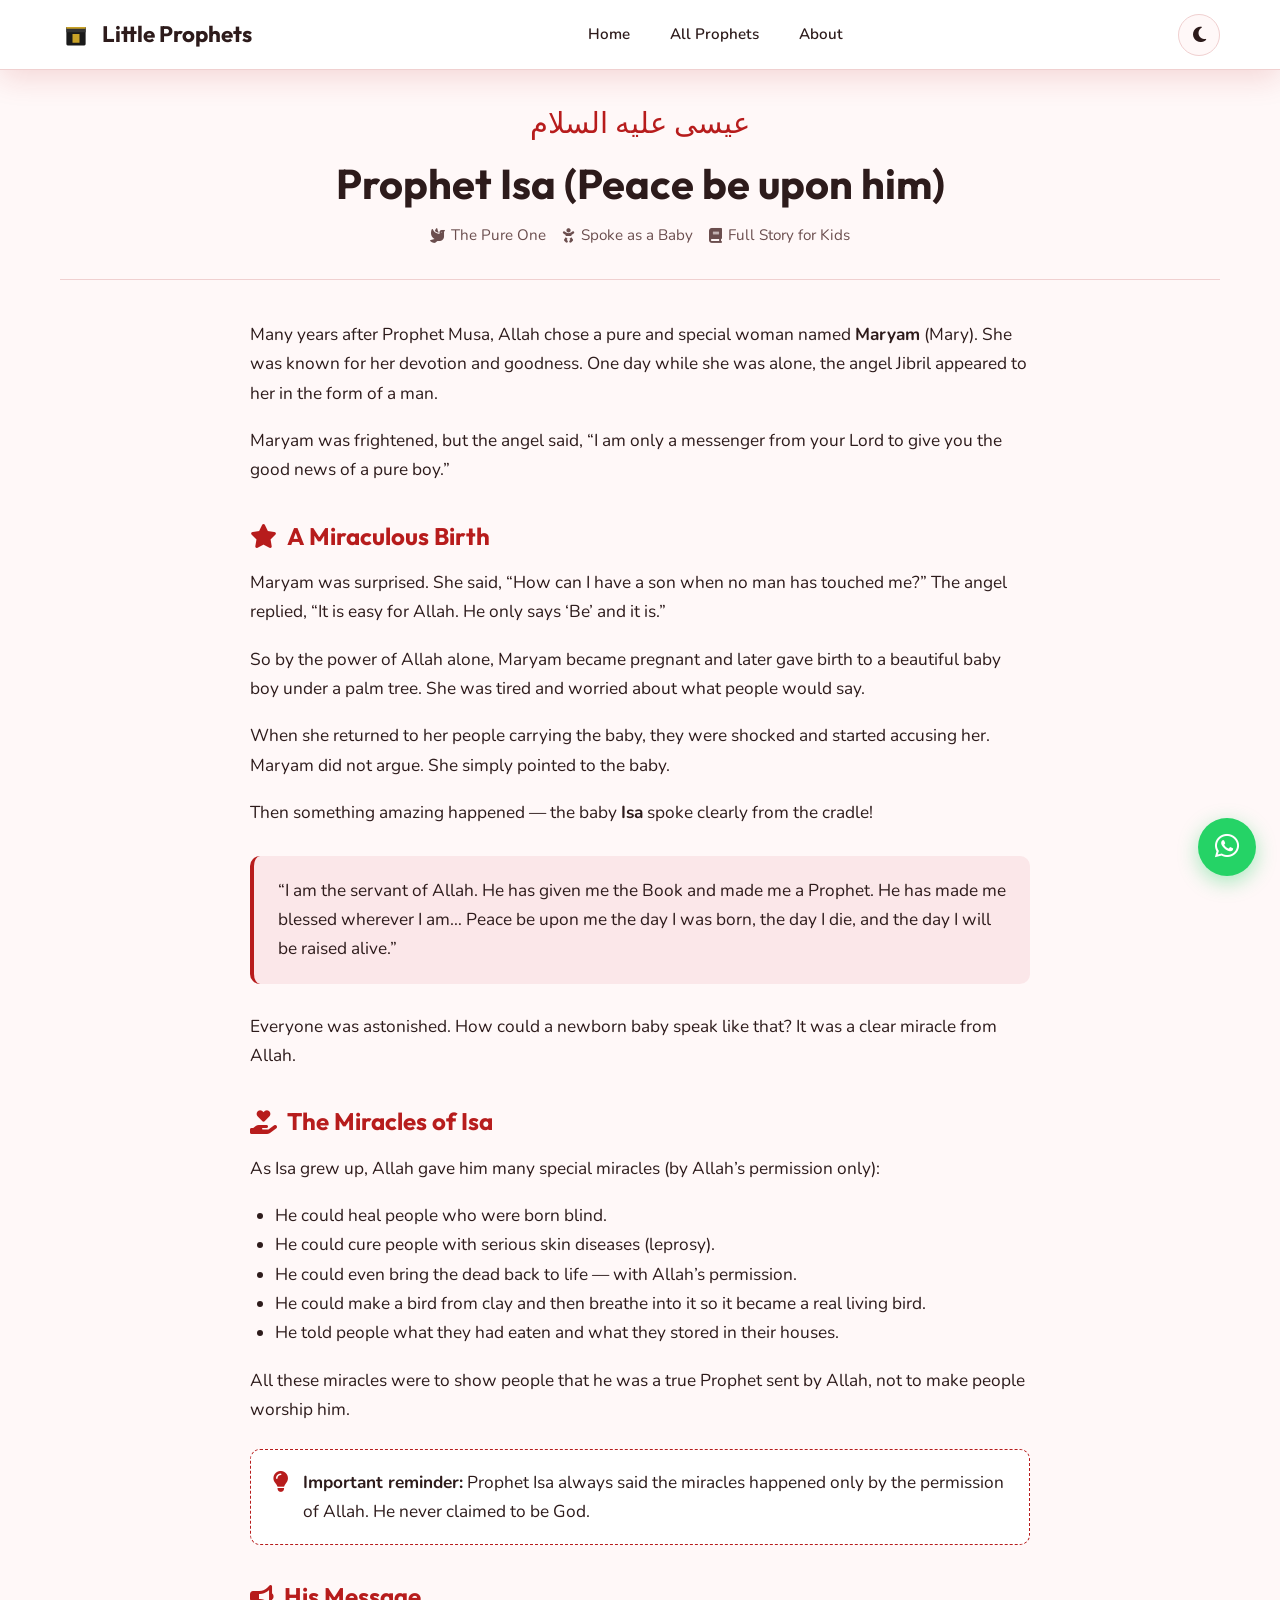
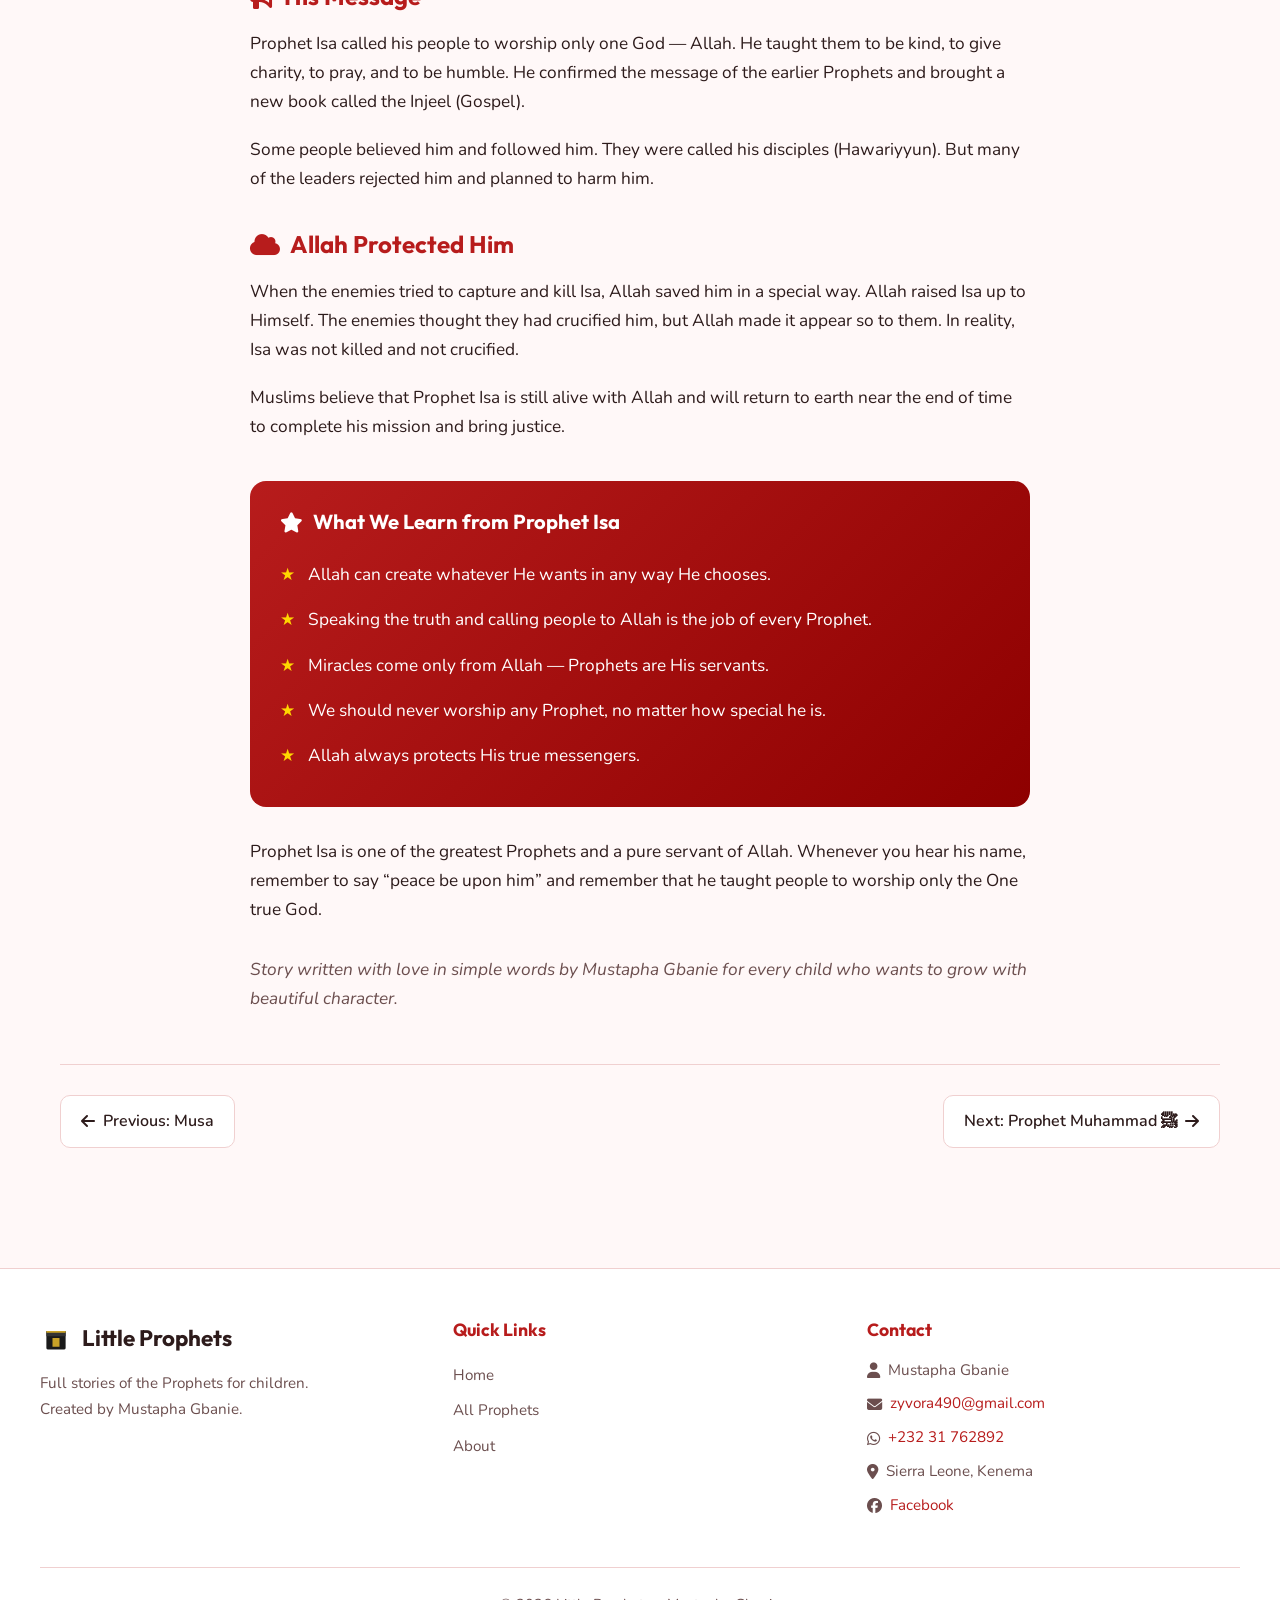
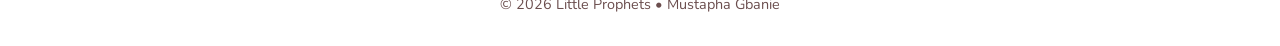
<file: isa.html>
<!DOCTYPE html>
<html lang="en" data-theme="light">
<head>
  <meta charset="UTF-8">
  <meta name="viewport" content="width=device-width, initial-scale=1.0">
  <meta name="msvalidate.01" content="C5AD6FC75478C789AB853C7C9F8C9426" />
<meta name="google-site-verification" content="kUoNEZyaHHgk7iwT_O8pBj2s8zlIZLvoUZk-4N_OeV8" />
  
  <title>Prophet Isa (AS) Full Story for Kids | Little Prophets by Mustapha Gbanie</title>
  <meta name="description" content="Full kid-friendly story of Prophet Isa (Jesus) – the pure Prophet born miraculously who healed the sick and called people to Allah. By Mustapha Gbanie.">
  <meta name="keywords" content="Mustapha Gbanie, Prophet Isa story for kids, Jesus Islamic story, pure prophet">
  <meta name="author" content="Mustapha Gbanie">
  <link rel="canonical" href="https://z-tech-os.github.io/little-prophets/isa.html">

  <meta property="og:title" content="Prophet Isa Full Story for Kids | Little Prophets">
  <meta property="og:description" content="The complete story of the pure Prophet who spoke as a baby and performed beautiful miracles by Allah’s permission.">
  <meta property="og:image" content="https://z-tech-os.github.io/little-prophets/og-image.svg">

  <meta name="theme-color" content="#B71C1C">
  <link rel="icon" href="data:image/svg+xml,<svg xmlns='http://www.w3.org/2000/svg' viewBox='0 0 64 64'><rect x='10' y='16' width='44' height='42' rx='3' fill='%231a1a1a'/><rect x='10' y='16' width='44' height='12' fill='%23333'/><rect x='24' y='32' width='16' height='20' fill='%23C9A227'/><rect x='10' y='16' width='44' height='4' fill='%23C9A227'/></svg>">

  <link rel="preconnect" href="https://fonts.googleapis.com">
  <link rel="preconnect" href="https://fonts.gstatic.com" crossorigin>
  <link href="https://fonts.googleapis.com/css2?family=Nunito:wght@400;600;700;800&family=Outfit:wght@500;600;700;800&display=swap" rel="stylesheet">
  <link rel="stylesheet" href="https://cdnjs.cloudflare.com/ajax/libs/font-awesome/6.5.1/css/all.min.css">
  <link rel="stylesheet" href="style.css">
</head>
<body>

  <div id="loader">
    <div class="loader-cherry">
      <svg viewBox="0 0 100 100" fill="none"><circle cx="35" cy="60" r="22" fill="#B71C1C"/><circle cx="65" cy="55" r="20" fill="#D32F2F"/><path d="M35 38 Q50 10 65 35" stroke="#2E7D32" stroke-width="5" fill="none" stroke-linecap="round"/><path d="M50 20 Q60 5 70 15" stroke="#2E7D32" stroke-width="4" fill="none" stroke-linecap="round"/></svg>
    </div>
    <div class="loader-text">Loading Isa's story...</div>
  </div>

  <header class="header">
    <div class="header-inner">
      <a href="index.html" class="logo">
        <span class="logo-icon"><svg viewBox="0 0 64 64" xmlns="http://www.w3.org/2000/svg"><rect x="10" y="16" width="44" height="42" rx="3" fill="#1a1a1a"/><rect x="10" y="16" width="44" height="12" fill="#333"/><rect x="24" y="32" width="16" height="20" fill="#C9A227"/><rect x="10" y="16" width="44" height="4" fill="#C9A227"/></svg></span>
        <span>Little <span>Prophets</span></span>
      </a>
      <nav class="nav-desktop">
        <a href="index.html">Home</a>
        <a href="prophets.html">All Prophets</a>
        <a href="about.html">About</a>
      </nav>
      <div class="header-actions">
        <button class="theme-toggle" id="themeToggle"><i class="fas fa-moon"></i></button>
        <button class="menu-toggle" id="menuToggle"><i class="fas fa-bars"></i></button>
      </div>
    </div>
  </header>

  <div class="sidebar-overlay" id="sidebarOverlay"></div>
  <aside class="sidebar" id="sidebar">
    <div class="sidebar-header">
      <a href="index.html" class="logo"><span class="logo-icon"><svg viewBox="0 0 64 64" xmlns="http://www.w3.org/2000/svg"><rect x="10" y="16" width="44" height="42" rx="3" fill="#1a1a1a"/><rect x="10" y="16" width="44" height="12" fill="#333"/><rect x="24" y="32" width="16" height="20" fill="#C9A227"/><rect x="10" y="16" width="44" height="4" fill="#C9A227"/></svg></span><span>Little Prophets</span></a>
      <button class="sidebar-close" id="sidebarClose"><i class="fas fa-times"></i></button>
    </div>
    <nav class="sidebar-nav">
      <a href="index.html"><i class="fas fa-home"></i> Home</a>
      <a href="prophets.html"><i class="fas fa-book-open"></i> All Prophets</a>
      <a href="adam.html"><i class="fas fa-user"></i> Prophet Adam</a>
      <a href="nuh.html"><i class="fas fa-ship"></i> Prophet Nuh</a>
      <a href="ibrahim.html"><i class="fas fa-kaaba"></i> Prophet Ibrahim</a>
      <a href="yusuf.html"><i class="fas fa-star"></i> Prophet Yusuf</a>
      <a href="musa.html"><i class="fas fa-water"></i> Prophet Musa</a>
      <a href="isa.html" class="active"><i class="fas fa-dove"></i> Prophet Isa</a>
      <a href="muhammad.html"><i class="fas fa-moon"></i> Prophet Muhammad ﷺ</a>
      <a href="about.html"><i class="fas fa-heart"></i> About & Why</a>
    </nav>
  </aside>

  <main class="main">

    <div class="story-header">
      <div class="arabic-name">عيسى عليه السلام</div>
      <h1>Prophet Isa (Peace be upon him)</h1>
      <div class="story-meta">
        <span><i class="fas fa-dove"></i> The Pure One</span>
        <span><i class="fas fa-baby"></i> Spoke as a Baby</span>
        <span><i class="fas fa-book"></i> Full Story for Kids</span>
      </div>
    </div>

    <article class="story-content">

      <p>
        Many years after Prophet Musa, Allah chose a pure and special woman named <strong>Maryam</strong> (Mary).  
        She was known for her devotion and goodness.  
        One day while she was alone, the angel Jibril appeared to her in the form of a man.
      </p>

      <p>
        Maryam was frightened, but the angel said, “I am only a messenger from your Lord  
        to give you the good news of a pure boy.”
      </p>

      <h2><i class="fas fa-star"></i> A Miraculous Birth</h2>

      <p>
        Maryam was surprised. She said, “How can I have a son when no man has touched me?”  
        The angel replied, “It is easy for Allah. He only says ‘Be’ and it is.”
      </p>

      <p>
        So by the power of Allah alone, Maryam became pregnant and later gave birth to a beautiful baby boy  
        under a palm tree.  
        She was tired and worried about what people would say.
      </p>

      <p>
        When she returned to her people carrying the baby, they were shocked and started accusing her.  
        Maryam did not argue. She simply pointed to the baby.
      </p>

      <p>
        Then something amazing happened — the baby <strong>Isa</strong> spoke clearly from the cradle!
      </p>

      <div class="highlight">
        “I am the servant of Allah. He has given me the Book and made me a Prophet.  
        He has made me blessed wherever I am…  
        Peace be upon me the day I was born, the day I die, and the day I will be raised alive.”
      </div>

      <p>
        Everyone was astonished. How could a newborn baby speak like that?  
        It was a clear miracle from Allah.
      </p>

      <h2><i class="fas fa-hand-holding-heart"></i> The Miracles of Isa</h2>

      <p>
        As Isa grew up, Allah gave him many special miracles (by Allah’s permission only):
      </p>
      <ul style="list-style: disc; padding-left: 25px; margin-bottom: 18px;">
        <li>He could heal people who were born blind.</li>
        <li>He could cure people with serious skin diseases (leprosy).</li>
        <li>He could even bring the dead back to life — with Allah’s permission.</li>
        <li>He could make a bird from clay and then breathe into it so it became a real living bird.</li>
        <li>He told people what they had eaten and what they stored in their houses.</li>
      </ul>

      <p>
        All these miracles were to show people that he was a true Prophet sent by Allah,  
        not to make people worship him.
      </p>

      <div class="fun-fact">
        <i class="fas fa-lightbulb"></i>
        <div>
          <strong>Important reminder:</strong>  
          Prophet Isa always said the miracles happened only by the permission of Allah.  
          He never claimed to be God.
        </div>
      </div>

      <h2><i class="fas fa-bullhorn"></i> His Message</h2>

      <p>
        Prophet Isa called his people to worship only one God — Allah.  
        He taught them to be kind, to give charity, to pray, and to be humble.  
        He confirmed the message of the earlier Prophets and brought a new book called the Injeel (Gospel).
      </p>

      <p>
        Some people believed him and followed him.  
        They were called his disciples (Hawariyyun).  
        But many of the leaders rejected him and planned to harm him.
      </p>

      <h2><i class="fas fa-cloud"></i> Allah Protected Him</h2>

      <p>
        When the enemies tried to capture and kill Isa, Allah saved him in a special way.  
        Allah raised Isa up to Himself.  
        The enemies thought they had crucified him, but Allah made it appear so to them.  
        In reality, Isa was not killed and not crucified.
      </p>

      <p>
        Muslims believe that Prophet Isa is still alive with Allah and will return to earth  
        near the end of time to complete his mission and bring justice.
      </p>

      <div class="moral-box">
        <h3><i class="fas fa-star"></i> What We Learn from Prophet Isa</h3>
        <ul>
          <li>Allah can create whatever He wants in any way He chooses.</li>
          <li>Speaking the truth and calling people to Allah is the job of every Prophet.</li>
          <li>Miracles come only from Allah — Prophets are His servants.</li>
          <li>We should never worship any Prophet, no matter how special he is.</li>
          <li>Allah always protects His true messengers.</li>
        </ul>
      </div>

      <p>
        Prophet Isa is one of the greatest Prophets and a pure servant of Allah.  
        Whenever you hear his name, remember to say “peace be upon him”  
        and remember that he taught people to worship only the One true God.
      </p>

      <p style="margin-top:30px; font-style:italic; color:var(--text-muted);">
        Story written with love in simple words by Mustapha Gbanie for every child who wants to grow with beautiful character.
      </p>

    </article>

    <div class="story-nav">
      <a href="musa.html"><i class="fas fa-arrow-left"></i> Previous: Musa</a>
      <a href="muhammad.html">Next: Prophet Muhammad ﷺ <i class="fas fa-arrow-right"></i></a>
    </div>

  </main>

  <footer class="footer">
    <div class="footer-inner">
      <div class="footer-brand">
        <div class="logo"><span class="logo-icon"><svg viewBox="0 0 64 64" xmlns="http://www.w3.org/2000/svg"><rect x="10" y="16" width="44" height="42" rx="3" fill="#1a1a1a"/><rect x="10" y="16" width="44" height="12" fill="#333"/><rect x="24" y="32" width="16" height="20" fill="#C9A227"/><rect x="10" y="16" width="44" height="4" fill="#C9A227"/></svg></span><span>Little Prophets</span></div>
        <p>Full stories of the Prophets for children. Created by Mustapha Gbanie.</p>
      </div>
      <div class="footer-links">
        <h4>Quick Links</h4>
        <a href="index.html">Home</a>
        <a href="prophets.html">All Prophets</a>
        <a href="about.html">About</a>
      </div>
      <div class="footer-contact">
        <h4>Contact</h4>
        <p><i class="fas fa-user"></i> Mustapha Gbanie</p>
        <p><i class="fas fa-envelope"></i> <a href="mailto:zyvora490@gmail.com">zyvora490@gmail.com</a></p>
        <p><i class="fab fa-whatsapp"></i> <a href="https://wa.me/23231762892" target="_blank" rel="noopener">+232 31 762892</a></p>
        <p><i class="fas fa-map-marker-alt"></i> Sierra Leone, Kenema</p>
        <p><i class="fab fa-facebook"></i> <a href="https://www.facebook.com/profile.php?id=61592107724183" target="_blank" rel="noopener">Facebook</a></p>
      </div></div>
    <div class="footer-bottom">
      <p>© 2026 Little Prophets • Mustapha Gbanie</p>
    </div>
  </footer>

  <div class="popup-overlay" id="offlinePopup">
    <div class="popup">
      <button class="popup-close" data-close-popup><i class="fas fa-times"></i></button>
      <div class="popup-icon"><i class="fas fa-cloud-download-alt"></i></div>
      <h3>Read Offline Anytime!</h3>
      <p>Enable offline mode so you can enjoy these stories without internet.</p>
      <div class="popup-buttons">
        <button class="btn btn-primary" id="downloadOfflineBtn"><i class="fas fa-download"></i> Enable Offline Mode</button>
        <button class="btn btn-outline" data-close-popup>Maybe Later</button>
      </div>
    </div>
  </div>

  <script src="main.js"></script>
<a href="https://wa.me/23231762892" class="whatsapp-float" target="_blank" rel="noopener" aria-label="Chat on WhatsApp"><i class="fab fa-whatsapp"></i></a>
</body>
</html>
</file>
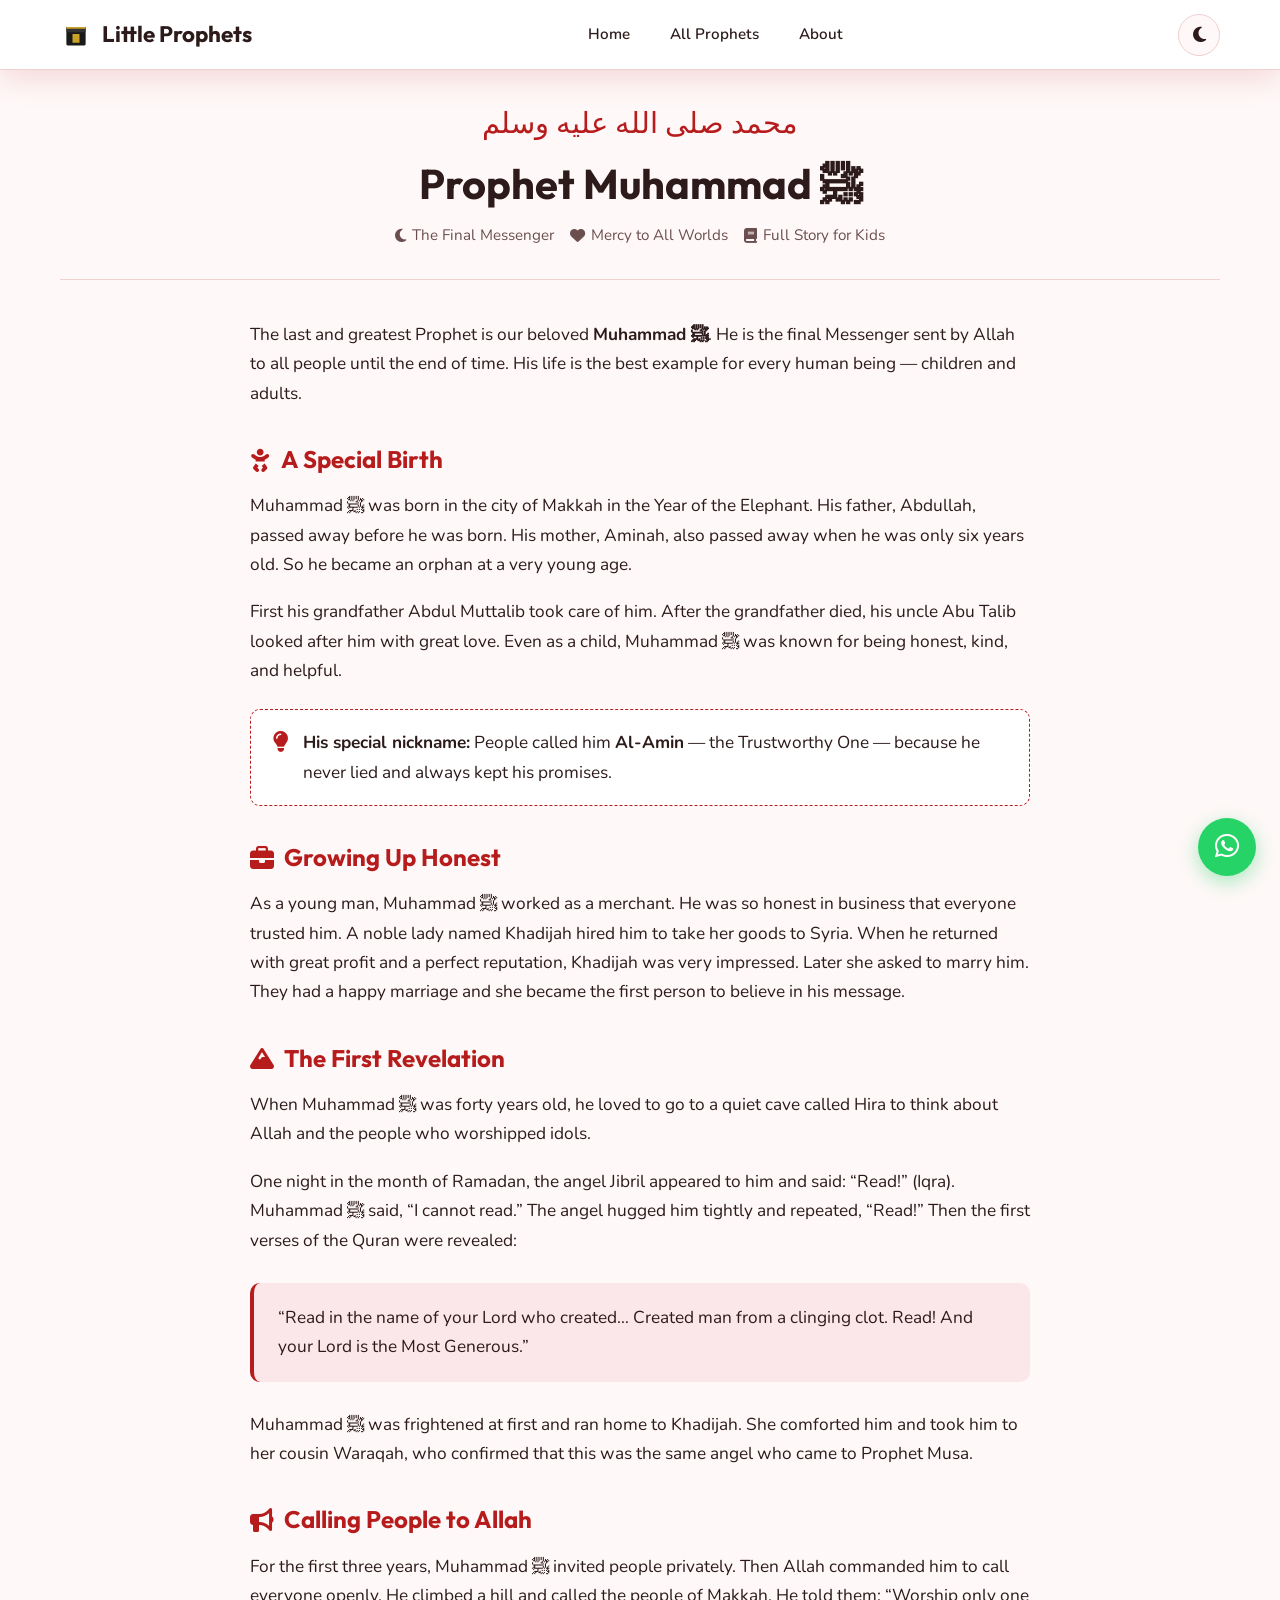
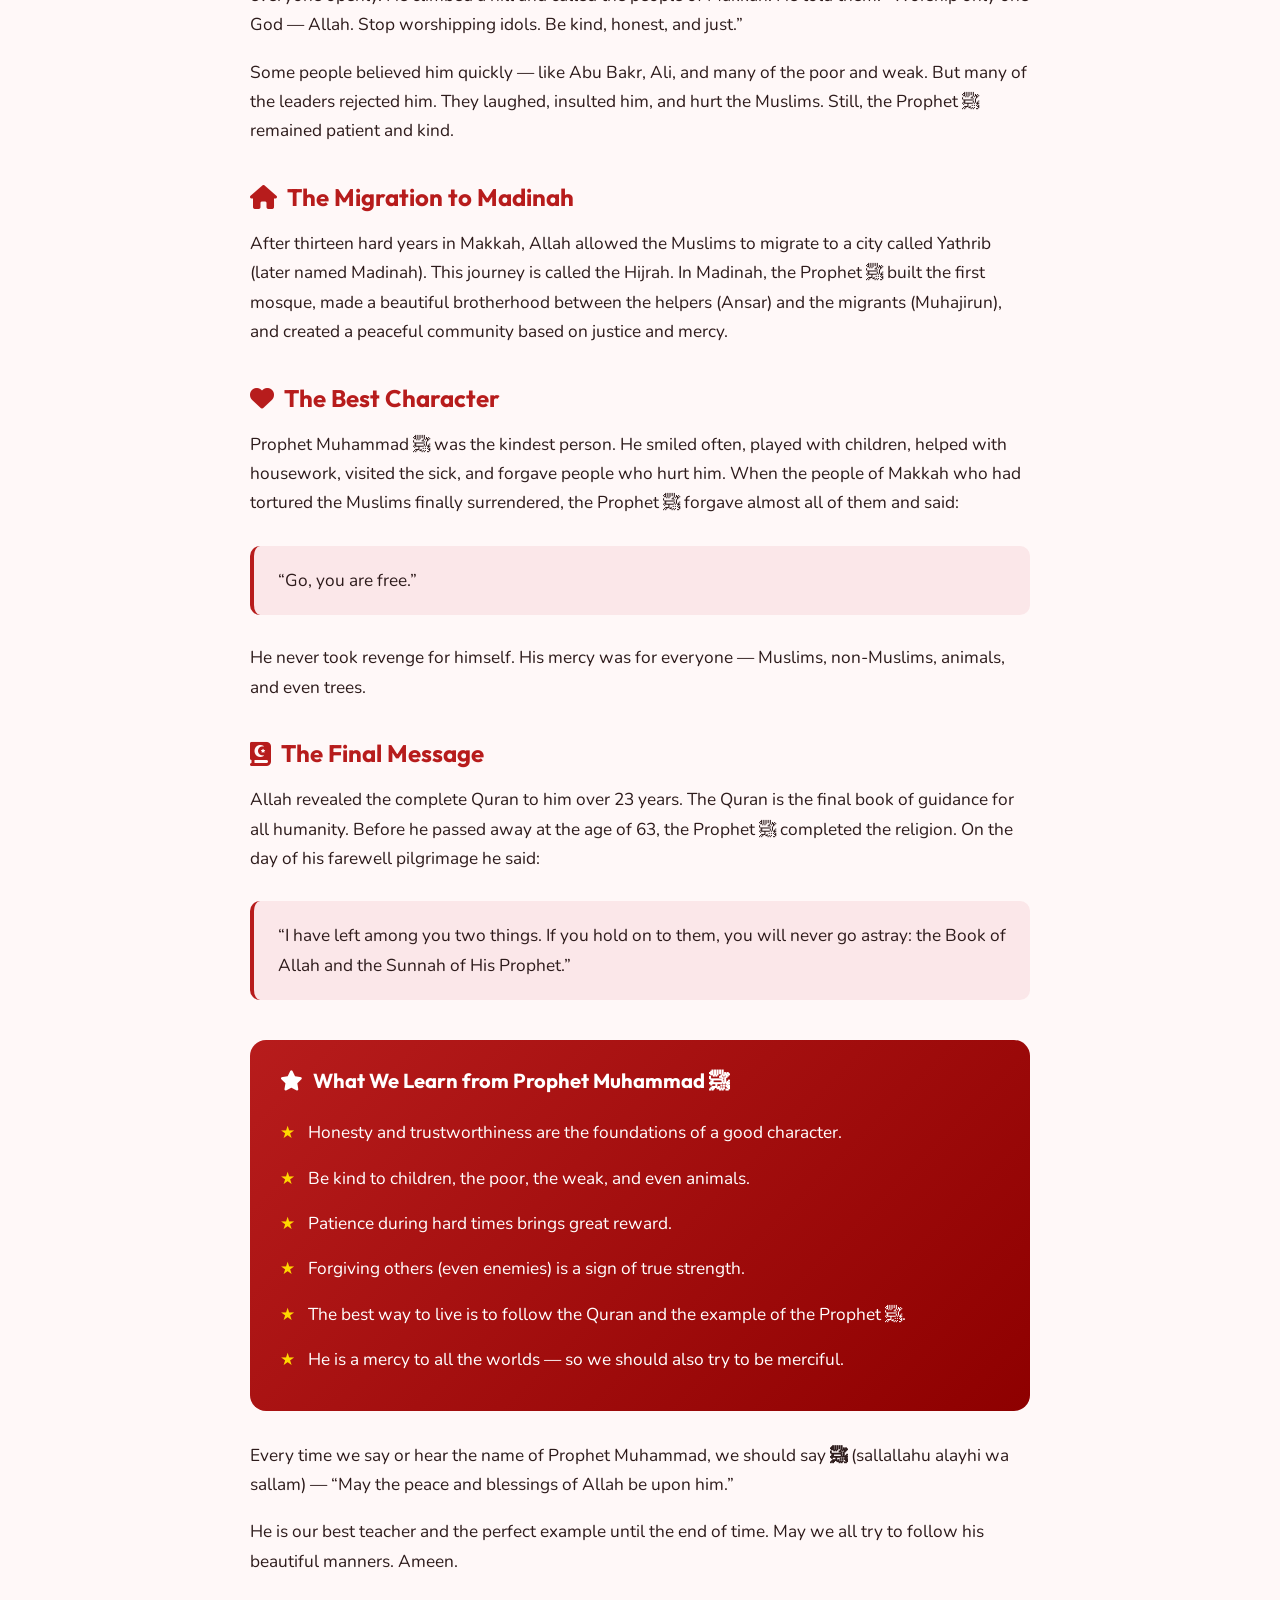
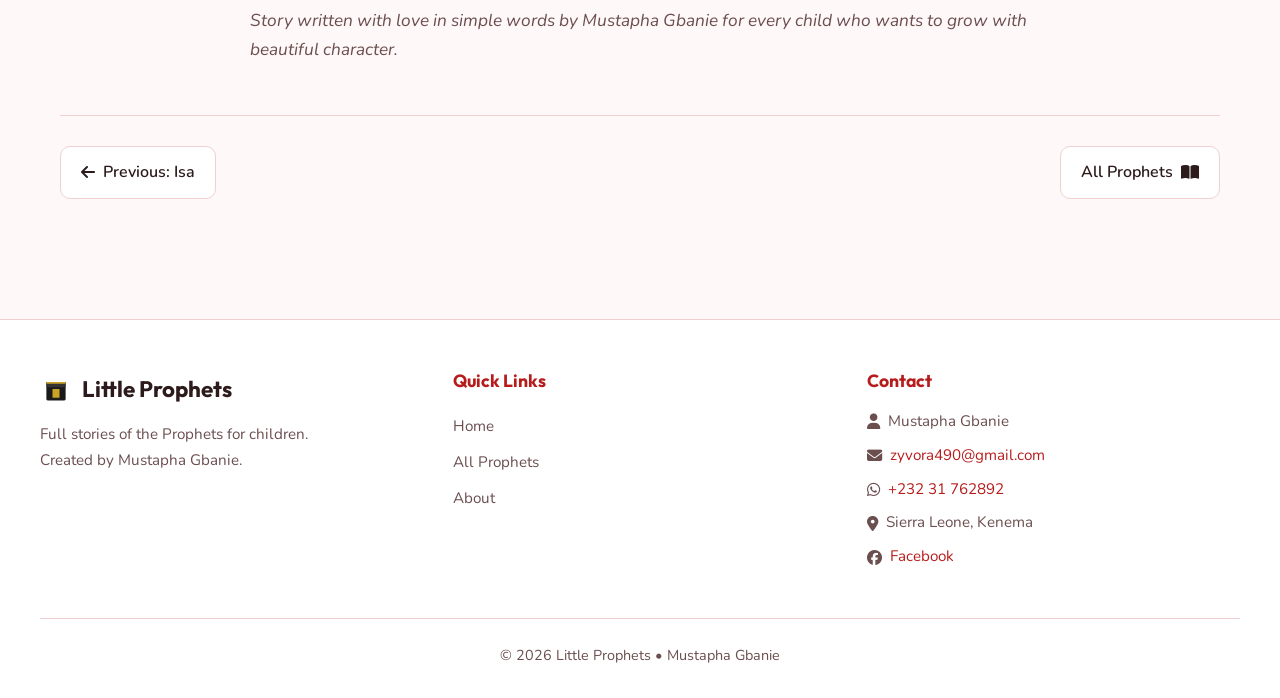
<file: muhammad.html>
<!DOCTYPE html>
<html lang="en" data-theme="light">
<head>
  <meta charset="UTF-8">
  <meta name="viewport" content="width=device-width, initial-scale=1.0">
  <meta name="msvalidate.01" content="C5AD6FC75478C789AB853C7C9F8C9426" />
<meta name="google-site-verification" content="kUoNEZyaHHgk7iwT_O8pBj2s8zlIZLvoUZk-4N_OeV8" />
  
  <title>Prophet Muhammad ﷺ Full Story for Kids | Little Prophets by Mustapha Gbanie</title>
  <meta name="description" content="Full kid-friendly story of Prophet Muhammad ﷺ – the final Messenger and best example for all humans. Simple language, playful tone, and clear moral lessons by Mustapha Gbanie.">
  <meta name="keywords" content="Mustapha Gbanie, Prophet Muhammad story for kids, Seerah for children, last prophet full story">
  <meta name="author" content="Mustapha Gbanie">
  <link rel="canonical" href="https://z-tech-os.github.io/little-prophets/muhammad.html">

  <meta property="og:title" content="Prophet Muhammad ﷺ Full Story for Kids | Little Prophets">
  <meta property="og:description" content="The complete joyful story of the final Prophet – the best example in kindness, honesty, and mercy.">
  <meta property="og:image" content="https://z-tech-os.github.io/little-prophets/og-image.svg">

  <meta name="theme-color" content="#B71C1C">
  <link rel="icon" href="data:image/svg+xml,<svg xmlns='http://www.w3.org/2000/svg' viewBox='0 0 64 64'><rect x='10' y='16' width='44' height='42' rx='3' fill='%231a1a1a'/><rect x='10' y='16' width='44' height='12' fill='%23333'/><rect x='24' y='32' width='16' height='20' fill='%23C9A227'/><rect x='10' y='16' width='44' height='4' fill='%23C9A227'/></svg>">

  <link rel="preconnect" href="https://fonts.googleapis.com">
  <link rel="preconnect" href="https://fonts.gstatic.com" crossorigin>
  <link href="https://fonts.googleapis.com/css2?family=Nunito:wght@400;600;700;800&family=Outfit:wght@500;600;700;800&display=swap" rel="stylesheet">
  <link rel="stylesheet" href="https://cdnjs.cloudflare.com/ajax/libs/font-awesome/6.5.1/css/all.min.css">
  <link rel="stylesheet" href="style.css">
</head>
<body>

  <div id="loader">
    <div class="loader-cherry">
      <svg viewBox="0 0 100 100" fill="none"><circle cx="35" cy="60" r="22" fill="#B71C1C"/><circle cx="65" cy="55" r="20" fill="#D32F2F"/><path d="M35 38 Q50 10 65 35" stroke="#2E7D32" stroke-width="5" fill="none" stroke-linecap="round"/><path d="M50 20 Q60 5 70 15" stroke="#2E7D32" stroke-width="4" fill="none" stroke-linecap="round"/></svg>
    </div>
    <div class="loader-text">Loading the final Prophet's story...</div>
  </div>

  <header class="header">
    <div class="header-inner">
      <a href="index.html" class="logo">
        <span class="logo-icon"><svg viewBox="0 0 64 64" xmlns="http://www.w3.org/2000/svg"><rect x="10" y="16" width="44" height="42" rx="3" fill="#1a1a1a"/><rect x="10" y="16" width="44" height="12" fill="#333"/><rect x="24" y="32" width="16" height="20" fill="#C9A227"/><rect x="10" y="16" width="44" height="4" fill="#C9A227"/></svg></span>
        <span>Little <span>Prophets</span></span>
      </a>
      <nav class="nav-desktop">
        <a href="index.html">Home</a>
        <a href="prophets.html">All Prophets</a>
        <a href="about.html">About</a>
      </nav>
      <div class="header-actions">
        <button class="theme-toggle" id="themeToggle"><i class="fas fa-moon"></i></button>
        <button class="menu-toggle" id="menuToggle"><i class="fas fa-bars"></i></button>
      </div>
    </div>
  </header>

  <div class="sidebar-overlay" id="sidebarOverlay"></div>
  <aside class="sidebar" id="sidebar">
    <div class="sidebar-header">
      <a href="index.html" class="logo"><span class="logo-icon"><svg viewBox="0 0 64 64" xmlns="http://www.w3.org/2000/svg"><rect x="10" y="16" width="44" height="42" rx="3" fill="#1a1a1a"/><rect x="10" y="16" width="44" height="12" fill="#333"/><rect x="24" y="32" width="16" height="20" fill="#C9A227"/><rect x="10" y="16" width="44" height="4" fill="#C9A227"/></svg></span><span>Little Prophets</span></a>
      <button class="sidebar-close" id="sidebarClose"><i class="fas fa-times"></i></button>
    </div>
    <nav class="sidebar-nav">
      <a href="index.html"><i class="fas fa-home"></i> Home</a>
      <a href="prophets.html"><i class="fas fa-book-open"></i> All Prophets</a>
      <a href="adam.html"><i class="fas fa-user"></i> Prophet Adam</a>
      <a href="nuh.html"><i class="fas fa-ship"></i> Prophet Nuh</a>
      <a href="ibrahim.html"><i class="fas fa-kaaba"></i> Prophet Ibrahim</a>
      <a href="yusuf.html"><i class="fas fa-star"></i> Prophet Yusuf</a>
      <a href="musa.html"><i class="fas fa-water"></i> Prophet Musa</a>
      <a href="isa.html"><i class="fas fa-dove"></i> Prophet Isa</a>
      <a href="muhammad.html" class="active"><i class="fas fa-moon"></i> Prophet Muhammad ﷺ</a>
      <a href="about.html"><i class="fas fa-heart"></i> About & Why</a>
    </nav>
  </aside>

  <main class="main">

    <div class="story-header">
      <div class="arabic-name">محمد صلى الله عليه وسلم</div>
      <h1>Prophet Muhammad ﷺ</h1>
      <div class="story-meta">
        <span><i class="fas fa-moon"></i> The Final Messenger</span>
        <span><i class="fas fa-heart"></i> Mercy to All Worlds</span>
        <span><i class="fas fa-book"></i> Full Story for Kids</span>
      </div>
    </div>

    <article class="story-content">

      <p>
        The last and greatest Prophet is our beloved <strong>Muhammad ﷺ</strong>.  
        He is the final Messenger sent by Allah to all people until the end of time.  
        His life is the best example for every human being — children and adults.
      </p>

      <h2><i class="fas fa-baby"></i> A Special Birth</h2>

      <p>
        Muhammad ﷺ was born in the city of Makkah in the Year of the Elephant.  
        His father, Abdullah, passed away before he was born.  
        His mother, Aminah, also passed away when he was only six years old.  
        So he became an orphan at a very young age.
      </p>

      <p>
        First his grandfather Abdul Muttalib took care of him.  
        After the grandfather died, his uncle Abu Talib looked after him with great love.  
        Even as a child, Muhammad ﷺ was known for being honest, kind, and helpful.
      </p>

      <div class="fun-fact">
        <i class="fas fa-lightbulb"></i>
        <div>
          <strong>His special nickname:</strong>  
          People called him <strong>Al-Amin</strong> — the Trustworthy One —  
          because he never lied and always kept his promises.
        </div>
      </div>

      <h2><i class="fas fa-briefcase"></i> Growing Up Honest</h2>

      <p>
        As a young man, Muhammad ﷺ worked as a merchant.  
        He was so honest in business that everyone trusted him.  
        A noble lady named Khadijah hired him to take her goods to Syria.  
        When he returned with great profit and a perfect reputation,  
        Khadijah was very impressed. Later she asked to marry him.  
        They had a happy marriage and she became the first person to believe in his message.
      </p>

      <h2><i class="fas fa-mountain"></i> The First Revelation</h2>

      <p>
        When Muhammad ﷺ was forty years old, he loved to go to a quiet cave called Hira  
        to think about Allah and the people who worshipped idols.
      </p>

      <p>
        One night in the month of Ramadan, the angel Jibril appeared to him  
        and said: “Read!” (Iqra).  
        Muhammad ﷺ said, “I cannot read.”  
        The angel hugged him tightly and repeated, “Read!”  
        Then the first verses of the Quran were revealed:
      </p>

      <div class="highlight">
        “Read in the name of your Lord who created…  
        Created man from a clinging clot.  
        Read! And your Lord is the Most Generous.”
      </div>

      <p>
        Muhammad ﷺ was frightened at first and ran home to Khadijah.  
        She comforted him and took him to her cousin Waraqah,  
        who confirmed that this was the same angel who came to Prophet Musa.
      </p>

      <h2><i class="fas fa-bullhorn"></i> Calling People to Allah</h2>

      <p>
        For the first three years, Muhammad ﷺ invited people privately.  
        Then Allah commanded him to call everyone openly.  
        He climbed a hill and called the people of Makkah.  
        He told them: “Worship only one God — Allah.  
        Stop worshipping idols. Be kind, honest, and just.”
      </p>

      <p>
        Some people believed him quickly — like Abu Bakr, Ali, and many of the poor and weak.  
        But many of the leaders rejected him.  
        They laughed, insulted him, and hurt the Muslims.  
        Still, the Prophet ﷺ remained patient and kind.
      </p>

      <h2><i class="fas fa-home"></i> The Migration to Madinah</h2>

      <p>
        After thirteen hard years in Makkah, Allah allowed the Muslims to migrate to a city called Yathrib  
        (later named Madinah).  
        This journey is called the Hijrah.  
        In Madinah, the Prophet ﷺ built the first mosque, made a beautiful brotherhood between the helpers (Ansar)  
        and the migrants (Muhajirun), and created a peaceful community based on justice and mercy.
      </p>

      <h2><i class="fas fa-heart"></i> The Best Character</h2>

      <p>
        Prophet Muhammad ﷺ was the kindest person.  
        He smiled often, played with children, helped with housework,  
        visited the sick, and forgave people who hurt him.  
        When the people of Makkah who had tortured the Muslims finally surrendered,  
        the Prophet ﷺ forgave almost all of them and said:
      </p>

      <div class="highlight">
        “Go, you are free.”
      </div>

      <p>
        He never took revenge for himself.  
        His mercy was for everyone — Muslims, non-Muslims, animals, and even trees.
      </p>

      <h2><i class="fas fa-quran"></i> The Final Message</h2>

      <p>
        Allah revealed the complete Quran to him over 23 years.  
        The Quran is the final book of guidance for all humanity.  
        Before he passed away at the age of 63, the Prophet ﷺ completed the religion.  
        On the day of his farewell pilgrimage he said:
      </p>

      <div class="highlight">
        “I have left among you two things.  
        If you hold on to them, you will never go astray:  
        the Book of Allah and the Sunnah of His Prophet.”
      </div>

      <div class="moral-box">
        <h3><i class="fas fa-star"></i> What We Learn from Prophet Muhammad ﷺ</h3>
        <ul>
          <li>Honesty and trustworthiness are the foundations of a good character.</li>
          <li>Be kind to children, the poor, the weak, and even animals.</li>
          <li>Patience during hard times brings great reward.</li>
          <li>Forgiving others (even enemies) is a sign of true strength.</li>
          <li>The best way to live is to follow the Quran and the example of the Prophet ﷺ.</li>
          <li>He is a mercy to all the worlds — so we should also try to be merciful.</li>
        </ul>
      </div>

      <p>
        Every time we say or hear the name of Prophet Muhammad,  
        we should say <strong>ﷺ</strong> (sallallahu alayhi wa sallam) —  
        “May the peace and blessings of Allah be upon him.”
      </p>

      <p>
        He is our best teacher and the perfect example until the end of time.  
        May we all try to follow his beautiful manners. Ameen.
      </p>

      <p style="margin-top:30px; font-style:italic; color:var(--text-muted);">
        Story written with love in simple words by Mustapha Gbanie for every child who wants to grow with beautiful character.
      </p>

    </article>

    <div class="story-nav">
      <a href="isa.html"><i class="fas fa-arrow-left"></i> Previous: Isa</a>
      <a href="prophets.html">All Prophets <i class="fas fa-book-open"></i></a>
    </div>

  </main>

  <footer class="footer">
    <div class="footer-inner">
      <div class="footer-brand">
        <div class="logo"><span class="logo-icon"><svg viewBox="0 0 64 64" xmlns="http://www.w3.org/2000/svg"><rect x="10" y="16" width="44" height="42" rx="3" fill="#1a1a1a"/><rect x="10" y="16" width="44" height="12" fill="#333"/><rect x="24" y="32" width="16" height="20" fill="#C9A227"/><rect x="10" y="16" width="44" height="4" fill="#C9A227"/></svg></span><span>Little Prophets</span></div>
        <p>Full stories of the Prophets for children. Created by Mustapha Gbanie.</p>
      </div>
      <div class="footer-links">
        <h4>Quick Links</h4>
        <a href="index.html">Home</a>
        <a href="prophets.html">All Prophets</a>
        <a href="about.html">About</a>
      </div>
      <div class="footer-contact">
        <h4>Contact</h4>
        <p><i class="fas fa-user"></i> Mustapha Gbanie</p>
        <p><i class="fas fa-envelope"></i> <a href="mailto:zyvora490@gmail.com">zyvora490@gmail.com</a></p>
        <p><i class="fab fa-whatsapp"></i> <a href="https://wa.me/23231762892" target="_blank" rel="noopener">+232 31 762892</a></p>
        <p><i class="fas fa-map-marker-alt"></i> Sierra Leone, Kenema</p>
        <p><i class="fab fa-facebook"></i> <a href="https://www.facebook.com/profile.php?id=61592107724183" target="_blank" rel="noopener">Facebook</a></p>
      </div></div>
    <div class="footer-bottom">
      <p>© 2026 Little Prophets • Mustapha Gbanie</p>
    </div>
  </footer>

  <div class="popup-overlay" id="offlinePopup">
    <div class="popup">
      <button class="popup-close" data-close-popup><i class="fas fa-times"></i></button>
      <div class="popup-icon"><i class="fas fa-cloud-download-alt"></i></div>
      <h3>Read Offline Anytime!</h3>
      <p>Enable offline mode so you can enjoy these stories without internet.</p>
      <div class="popup-buttons">
        <button class="btn btn-primary" id="downloadOfflineBtn"><i class="fas fa-download"></i> Enable Offline Mode</button>
        <button class="btn btn-outline" data-close-popup>Maybe Later</button>
      </div>
    </div>
  </div>

  <script src="main.js"></script>
<a href="https://wa.me/23231762892" class="whatsapp-float" target="_blank" rel="noopener" aria-label="Chat on WhatsApp"><i class="fab fa-whatsapp"></i></a>
</body>
</html>
</file>
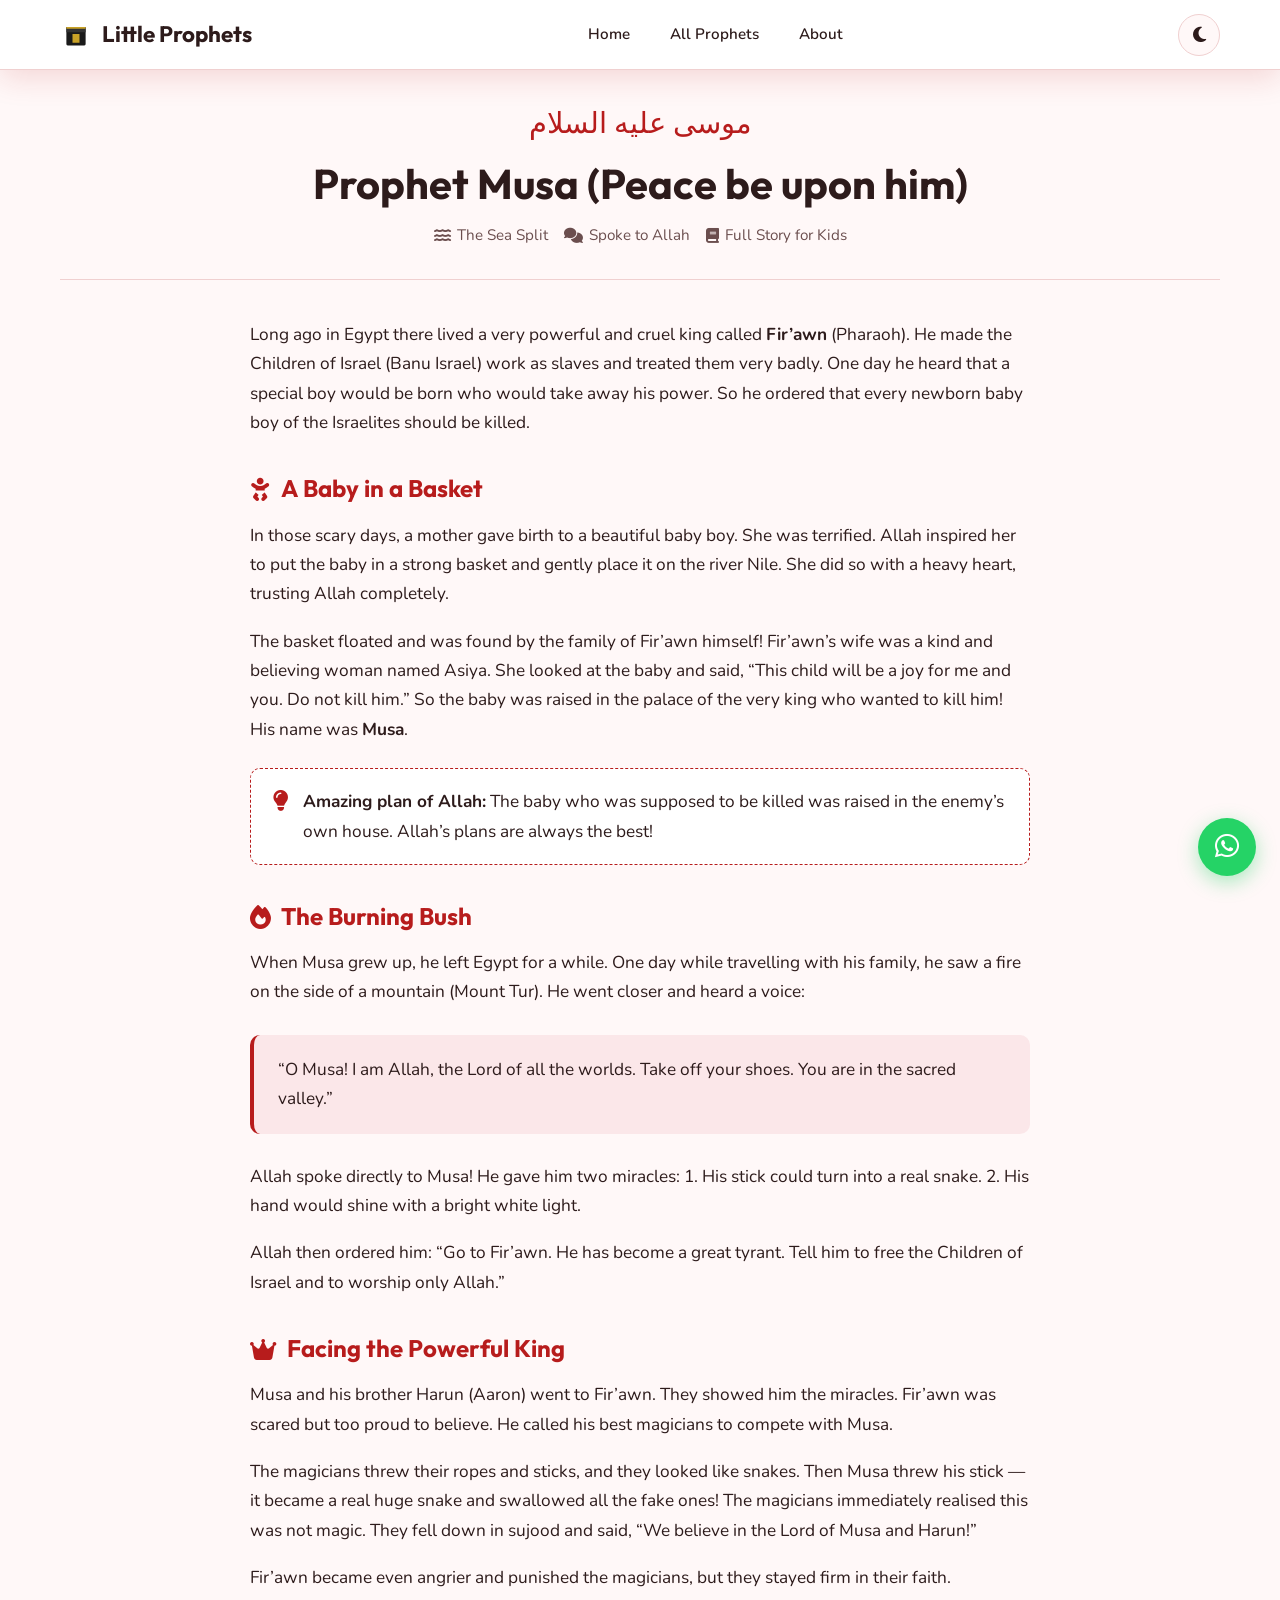
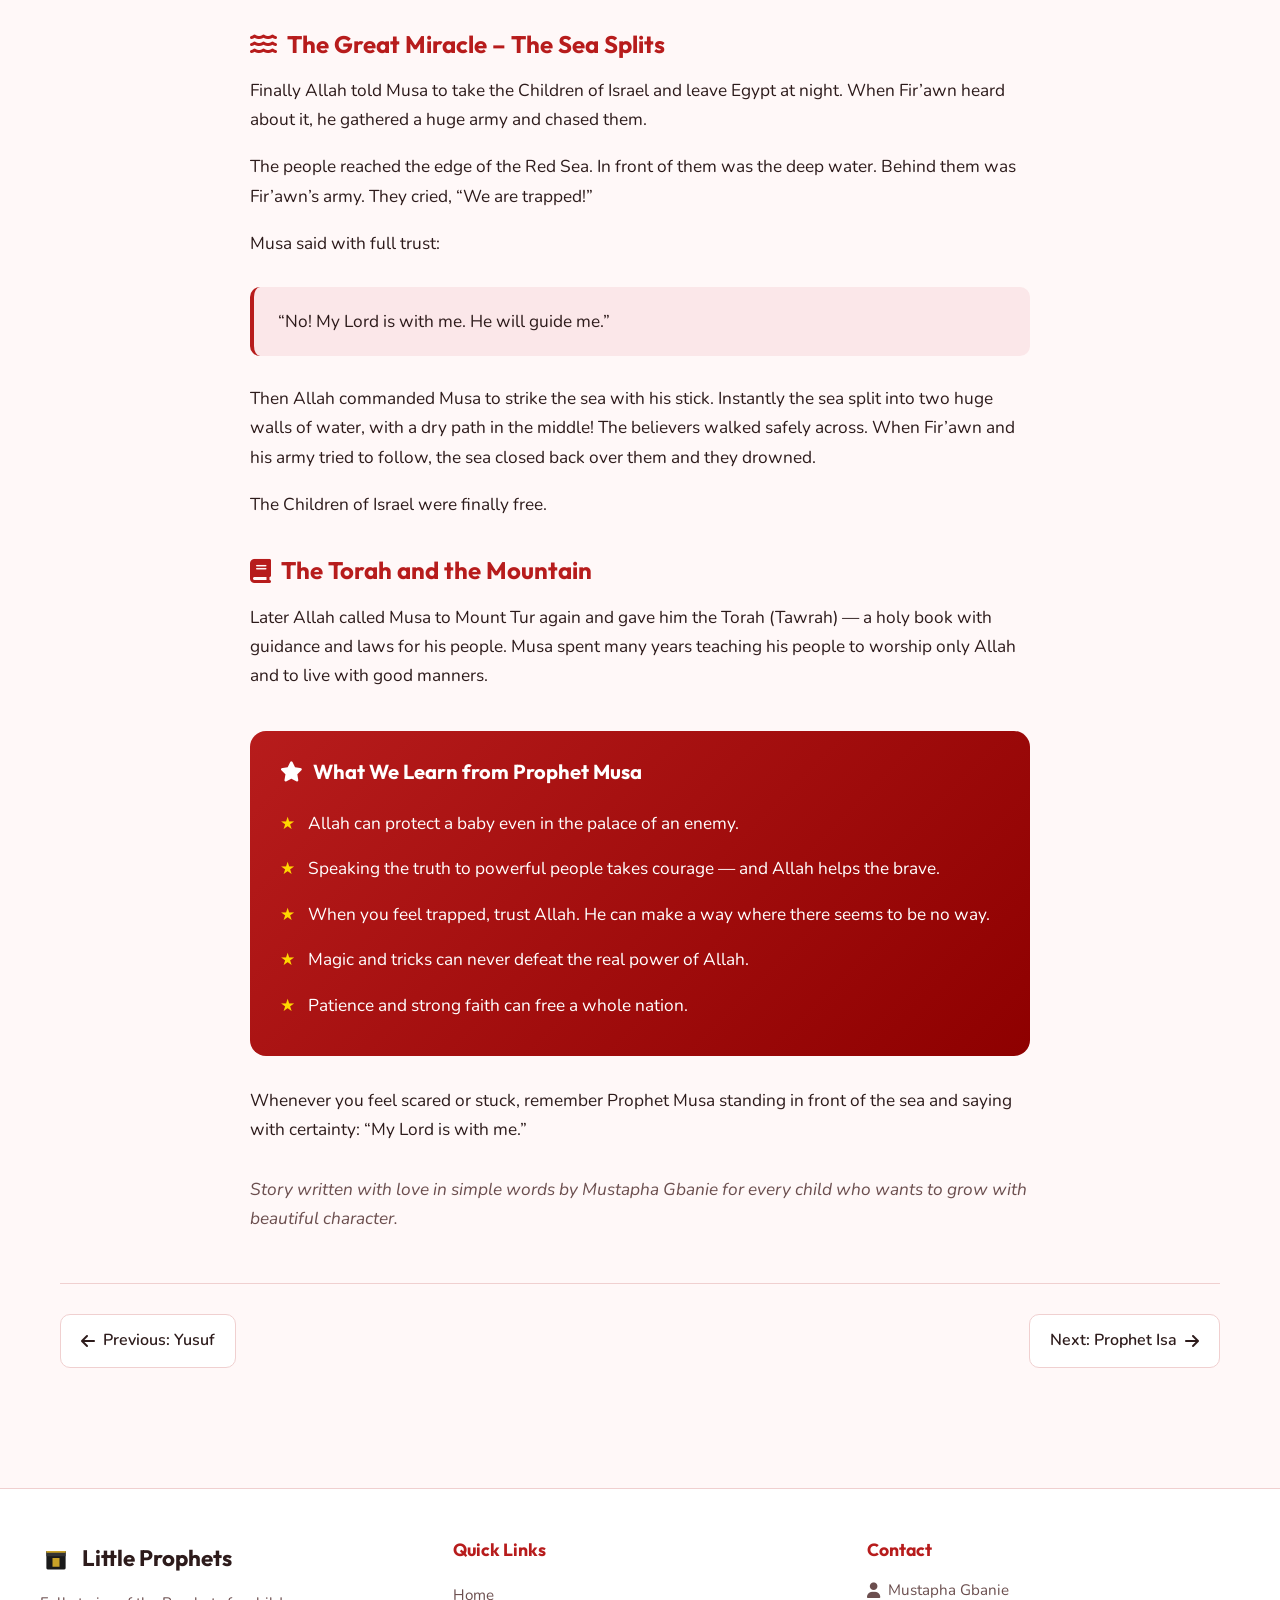
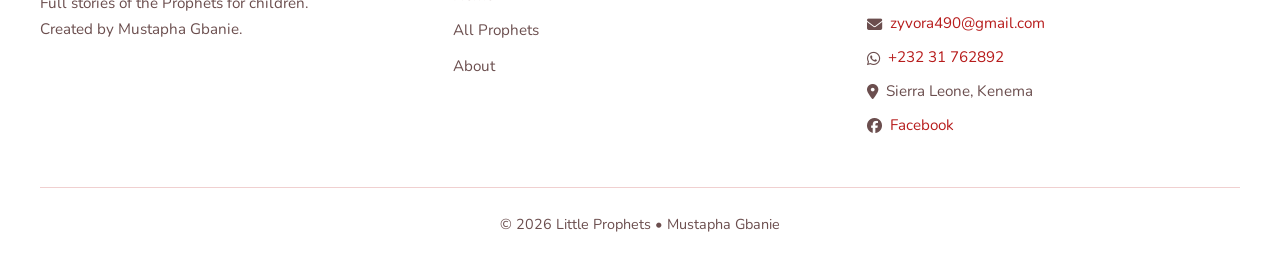
<file: musa.html>
<!DOCTYPE html>
<html lang="en" data-theme="light">
<head>
  <meta charset="UTF-8">
  <meta name="viewport" content="width=device-width, initial-scale=1.0">
  <meta name="msvalidate.01" content="C5AD6FC75478C789AB853C7C9F8C9426" />
<meta name="google-site-verification" content="kUoNEZyaHHgk7iwT_O8pBj2s8zlIZLvoUZk-4N_OeV8" />
  
  <title>Prophet Musa (AS) Full Story for Kids | Little Prophets by Mustapha Gbanie</title>
  <meta name="description" content="Full kid-friendly story of Prophet Musa (Moses) – the Prophet who spoke to Allah and split the sea. Simple language and clear lessons by Mustapha Gbanie.">
  <meta name="keywords" content="Mustapha Gbanie, Prophet Musa story for kids, Moses Islamic story, sea split miracle">
  <meta name="author" content="Mustapha Gbanie">
  <link rel="canonical" href="https://z-tech-os.github.io/little-prophets/musa.html">

  <meta property="og:title" content="Prophet Musa Full Story for Kids | Little Prophets">
  <meta property="og:description" content="The complete story of the Prophet who faced a powerful king and watched the sea split open.">
  <meta property="og:image" content="https://z-tech-os.github.io/little-prophets/og-image.svg">

  <meta name="theme-color" content="#B71C1C">
  <link rel="icon" href="data:image/svg+xml,<svg xmlns='http://www.w3.org/2000/svg' viewBox='0 0 64 64'><rect x='10' y='16' width='44' height='42' rx='3' fill='%231a1a1a'/><rect x='10' y='16' width='44' height='12' fill='%23333'/><rect x='24' y='32' width='16' height='20' fill='%23C9A227'/><rect x='10' y='16' width='44' height='4' fill='%23C9A227'/></svg>">

  <link rel="preconnect" href="https://fonts.googleapis.com">
  <link rel="preconnect" href="https://fonts.gstatic.com" crossorigin>
  <link href="https://fonts.googleapis.com/css2?family=Nunito:wght@400;600;700;800&family=Outfit:wght@500;600;700;800&display=swap" rel="stylesheet">
  <link rel="stylesheet" href="https://cdnjs.cloudflare.com/ajax/libs/font-awesome/6.5.1/css/all.min.css">
  <link rel="stylesheet" href="style.css">
</head>
<body>

  <div id="loader">
    <div class="loader-cherry">
      <svg viewBox="0 0 100 100" fill="none"><circle cx="35" cy="60" r="22" fill="#B71C1C"/><circle cx="65" cy="55" r="20" fill="#D32F2F"/><path d="M35 38 Q50 10 65 35" stroke="#2E7D32" stroke-width="5" fill="none" stroke-linecap="round"/><path d="M50 20 Q60 5 70 15" stroke="#2E7D32" stroke-width="4" fill="none" stroke-linecap="round"/></svg>
    </div>
    <div class="loader-text">Loading Musa's story...</div>
  </div>

  <header class="header">
    <div class="header-inner">
      <a href="index.html" class="logo">
        <span class="logo-icon"><svg viewBox="0 0 64 64" xmlns="http://www.w3.org/2000/svg"><rect x="10" y="16" width="44" height="42" rx="3" fill="#1a1a1a"/><rect x="10" y="16" width="44" height="12" fill="#333"/><rect x="24" y="32" width="16" height="20" fill="#C9A227"/><rect x="10" y="16" width="44" height="4" fill="#C9A227"/></svg></span>
        <span>Little <span>Prophets</span></span>
      </a>
      <nav class="nav-desktop">
        <a href="index.html">Home</a>
        <a href="prophets.html">All Prophets</a>
        <a href="about.html">About</a>
      </nav>
      <div class="header-actions">
        <button class="theme-toggle" id="themeToggle"><i class="fas fa-moon"></i></button>
        <button class="menu-toggle" id="menuToggle"><i class="fas fa-bars"></i></button>
      </div>
    </div>
  </header>

  <div class="sidebar-overlay" id="sidebarOverlay"></div>
  <aside class="sidebar" id="sidebar">
    <div class="sidebar-header">
      <a href="index.html" class="logo"><span class="logo-icon"><svg viewBox="0 0 64 64" xmlns="http://www.w3.org/2000/svg"><rect x="10" y="16" width="44" height="42" rx="3" fill="#1a1a1a"/><rect x="10" y="16" width="44" height="12" fill="#333"/><rect x="24" y="32" width="16" height="20" fill="#C9A227"/><rect x="10" y="16" width="44" height="4" fill="#C9A227"/></svg></span><span>Little Prophets</span></a>
      <button class="sidebar-close" id="sidebarClose"><i class="fas fa-times"></i></button>
    </div>
    <nav class="sidebar-nav">
      <a href="index.html"><i class="fas fa-home"></i> Home</a>
      <a href="prophets.html"><i class="fas fa-book-open"></i> All Prophets</a>
      <a href="adam.html"><i class="fas fa-user"></i> Prophet Adam</a>
      <a href="nuh.html"><i class="fas fa-ship"></i> Prophet Nuh</a>
      <a href="ibrahim.html"><i class="fas fa-kaaba"></i> Prophet Ibrahim</a>
      <a href="yusuf.html"><i class="fas fa-star"></i> Prophet Yusuf</a>
      <a href="musa.html" class="active"><i class="fas fa-water"></i> Prophet Musa</a>
      <a href="isa.html"><i class="fas fa-dove"></i> Prophet Isa</a>
      <a href="muhammad.html"><i class="fas fa-moon"></i> Prophet Muhammad ﷺ</a>
      <a href="about.html"><i class="fas fa-heart"></i> About & Why</a>
    </nav>
  </aside>

  <main class="main">

    <div class="story-header">
      <div class="arabic-name">موسى عليه السلام</div>
      <h1>Prophet Musa (Peace be upon him)</h1>
      <div class="story-meta">
        <span><i class="fas fa-water"></i> The Sea Split</span>
        <span><i class="fas fa-comments"></i> Spoke to Allah</span>
        <span><i class="fas fa-book"></i> Full Story for Kids</span>
      </div>
    </div>

    <article class="story-content">

      <p>
        Long ago in Egypt there lived a very powerful and cruel king called <strong>Fir’awn</strong> (Pharaoh).  
        He made the Children of Israel (Banu Israel) work as slaves and treated them very badly.  
        One day he heard that a special boy would be born who would take away his power.  
        So he ordered that every newborn baby boy of the Israelites should be killed.
      </p>

      <h2><i class="fas fa-baby"></i> A Baby in a Basket</h2>

      <p>
        In those scary days, a mother gave birth to a beautiful baby boy.  
        She was terrified. Allah inspired her to put the baby in a strong basket and gently place it on the river Nile.  
        She did so with a heavy heart, trusting Allah completely.
      </p>

      <p>
        The basket floated and was found by the family of Fir’awn himself!  
        Fir’awn’s wife was a kind and believing woman named Asiya.  
        She looked at the baby and said, “This child will be a joy for me and you. Do not kill him.”  
        So the baby was raised in the palace of the very king who wanted to kill him!  
        His name was <strong>Musa</strong>.
      </p>

      <div class="fun-fact">
        <i class="fas fa-lightbulb"></i>
        <div>
          <strong>Amazing plan of Allah:</strong>  
          The baby who was supposed to be killed was raised in the enemy’s own house.  
          Allah’s plans are always the best!
        </div>
      </div>

      <h2><i class="fas fa-fire"></i> The Burning Bush</h2>

      <p>
        When Musa grew up, he left Egypt for a while.  
        One day while travelling with his family, he saw a fire on the side of a mountain (Mount Tur).  
        He went closer and heard a voice:
      </p>

      <div class="highlight">
        “O Musa! I am Allah, the Lord of all the worlds.  
        Take off your shoes. You are in the sacred valley.”
      </div>

      <p>
        Allah spoke directly to Musa!  
        He gave him two miracles:  
        1. His stick could turn into a real snake.  
        2. His hand would shine with a bright white light.
      </p>

      <p>
        Allah then ordered him: “Go to Fir’awn. He has become a great tyrant.  
        Tell him to free the Children of Israel and to worship only Allah.”
      </p>

      <h2><i class="fas fa-crown"></i> Facing the Powerful King</h2>

      <p>
        Musa and his brother Harun (Aaron) went to Fir’awn.  
        They showed him the miracles.  
        Fir’awn was scared but too proud to believe.  
        He called his best magicians to compete with Musa.
      </p>

      <p>
        The magicians threw their ropes and sticks, and they looked like snakes.  
        Then Musa threw his stick — it became a real huge snake and swallowed all the fake ones!  
        The magicians immediately realised this was not magic.  
        They fell down in sujood and said, “We believe in the Lord of Musa and Harun!”
      </p>

      <p>
        Fir’awn became even angrier and punished the magicians, but they stayed firm in their faith.
      </p>

      <h2><i class="fas fa-water"></i> The Great Miracle – The Sea Splits</h2>

      <p>
        Finally Allah told Musa to take the Children of Israel and leave Egypt at night.  
        When Fir’awn heard about it, he gathered a huge army and chased them.
      </p>

      <p>
        The people reached the edge of the Red Sea.  
        In front of them was the deep water.  
        Behind them was Fir’awn’s army.  
        They cried, “We are trapped!”
      </p>

      <p>
        Musa said with full trust:
      </p>

      <div class="highlight">
        “No! My Lord is with me. He will guide me.”
      </div>

      <p>
        Then Allah commanded Musa to strike the sea with his stick.  
        Instantly the sea split into two huge walls of water, with a dry path in the middle!  
        The believers walked safely across.  
        When Fir’awn and his army tried to follow, the sea closed back over them and they drowned.
      </p>

      <p>
        The Children of Israel were finally free.
      </p>

      <h2><i class="fas fa-book"></i> The Torah and the Mountain</h2>

      <p>
        Later Allah called Musa to Mount Tur again and gave him the Torah (Tawrah) —  
        a holy book with guidance and laws for his people.  
        Musa spent many years teaching his people to worship only Allah and to live with good manners.
      </p>

      <div class="moral-box">
        <h3><i class="fas fa-star"></i> What We Learn from Prophet Musa</h3>
        <ul>
          <li>Allah can protect a baby even in the palace of an enemy.</li>
          <li>Speaking the truth to powerful people takes courage — and Allah helps the brave.</li>
          <li>When you feel trapped, trust Allah. He can make a way where there seems to be no way.</li>
          <li>Magic and tricks can never defeat the real power of Allah.</li>
          <li>Patience and strong faith can free a whole nation.</li>
        </ul>
      </div>

      <p>
        Whenever you feel scared or stuck, remember Prophet Musa standing in front of the sea  
        and saying with certainty: “My Lord is with me.”
      </p>

      <p style="margin-top:30px; font-style:italic; color:var(--text-muted);">
        Story written with love in simple words by Mustapha Gbanie for every child who wants to grow with beautiful character.
      </p>

    </article>

    <div class="story-nav">
      <a href="yusuf.html"><i class="fas fa-arrow-left"></i> Previous: Yusuf</a>
      <a href="isa.html">Next: Prophet Isa <i class="fas fa-arrow-right"></i></a>
    </div>

  </main>

  <footer class="footer">
    <div class="footer-inner">
      <div class="footer-brand">
        <div class="logo"><span class="logo-icon"><svg viewBox="0 0 64 64" xmlns="http://www.w3.org/2000/svg"><rect x="10" y="16" width="44" height="42" rx="3" fill="#1a1a1a"/><rect x="10" y="16" width="44" height="12" fill="#333"/><rect x="24" y="32" width="16" height="20" fill="#C9A227"/><rect x="10" y="16" width="44" height="4" fill="#C9A227"/></svg></span><span>Little Prophets</span></div>
        <p>Full stories of the Prophets for children. Created by Mustapha Gbanie.</p>
      </div>
      <div class="footer-links">
        <h4>Quick Links</h4>
        <a href="index.html">Home</a>
        <a href="prophets.html">All Prophets</a>
        <a href="about.html">About</a>
      </div>
      <div class="footer-contact">
        <h4>Contact</h4>
        <p><i class="fas fa-user"></i> Mustapha Gbanie</p>
        <p><i class="fas fa-envelope"></i> <a href="mailto:zyvora490@gmail.com">zyvora490@gmail.com</a></p>
        <p><i class="fab fa-whatsapp"></i> <a href="https://wa.me/23231762892" target="_blank" rel="noopener">+232 31 762892</a></p>
        <p><i class="fas fa-map-marker-alt"></i> Sierra Leone, Kenema</p>
        <p><i class="fab fa-facebook"></i> <a href="https://www.facebook.com/profile.php?id=61592107724183" target="_blank" rel="noopener">Facebook</a></p>
      </div></div>
    <div class="footer-bottom">
      <p>© 2026 Little Prophets • Mustapha Gbanie</p>
    </div>
  </footer>

  <div class="popup-overlay" id="offlinePopup">
    <div class="popup">
      <button class="popup-close" data-close-popup><i class="fas fa-times"></i></button>
      <div class="popup-icon"><i class="fas fa-cloud-download-alt"></i></div>
      <h3>Read Offline Anytime!</h3>
      <p>Enable offline mode so you can enjoy these stories without internet.</p>
      <div class="popup-buttons">
        <button class="btn btn-primary" id="downloadOfflineBtn"><i class="fas fa-download"></i> Enable Offline Mode</button>
        <button class="btn btn-outline" data-close-popup>Maybe Later</button>
      </div>
    </div>
  </div>

  <script src="main.js"></script>
<a href="https://wa.me/23231762892" class="whatsapp-float" target="_blank" rel="noopener" aria-label="Chat on WhatsApp"><i class="fab fa-whatsapp"></i></a>
</body>
</html>
</file>
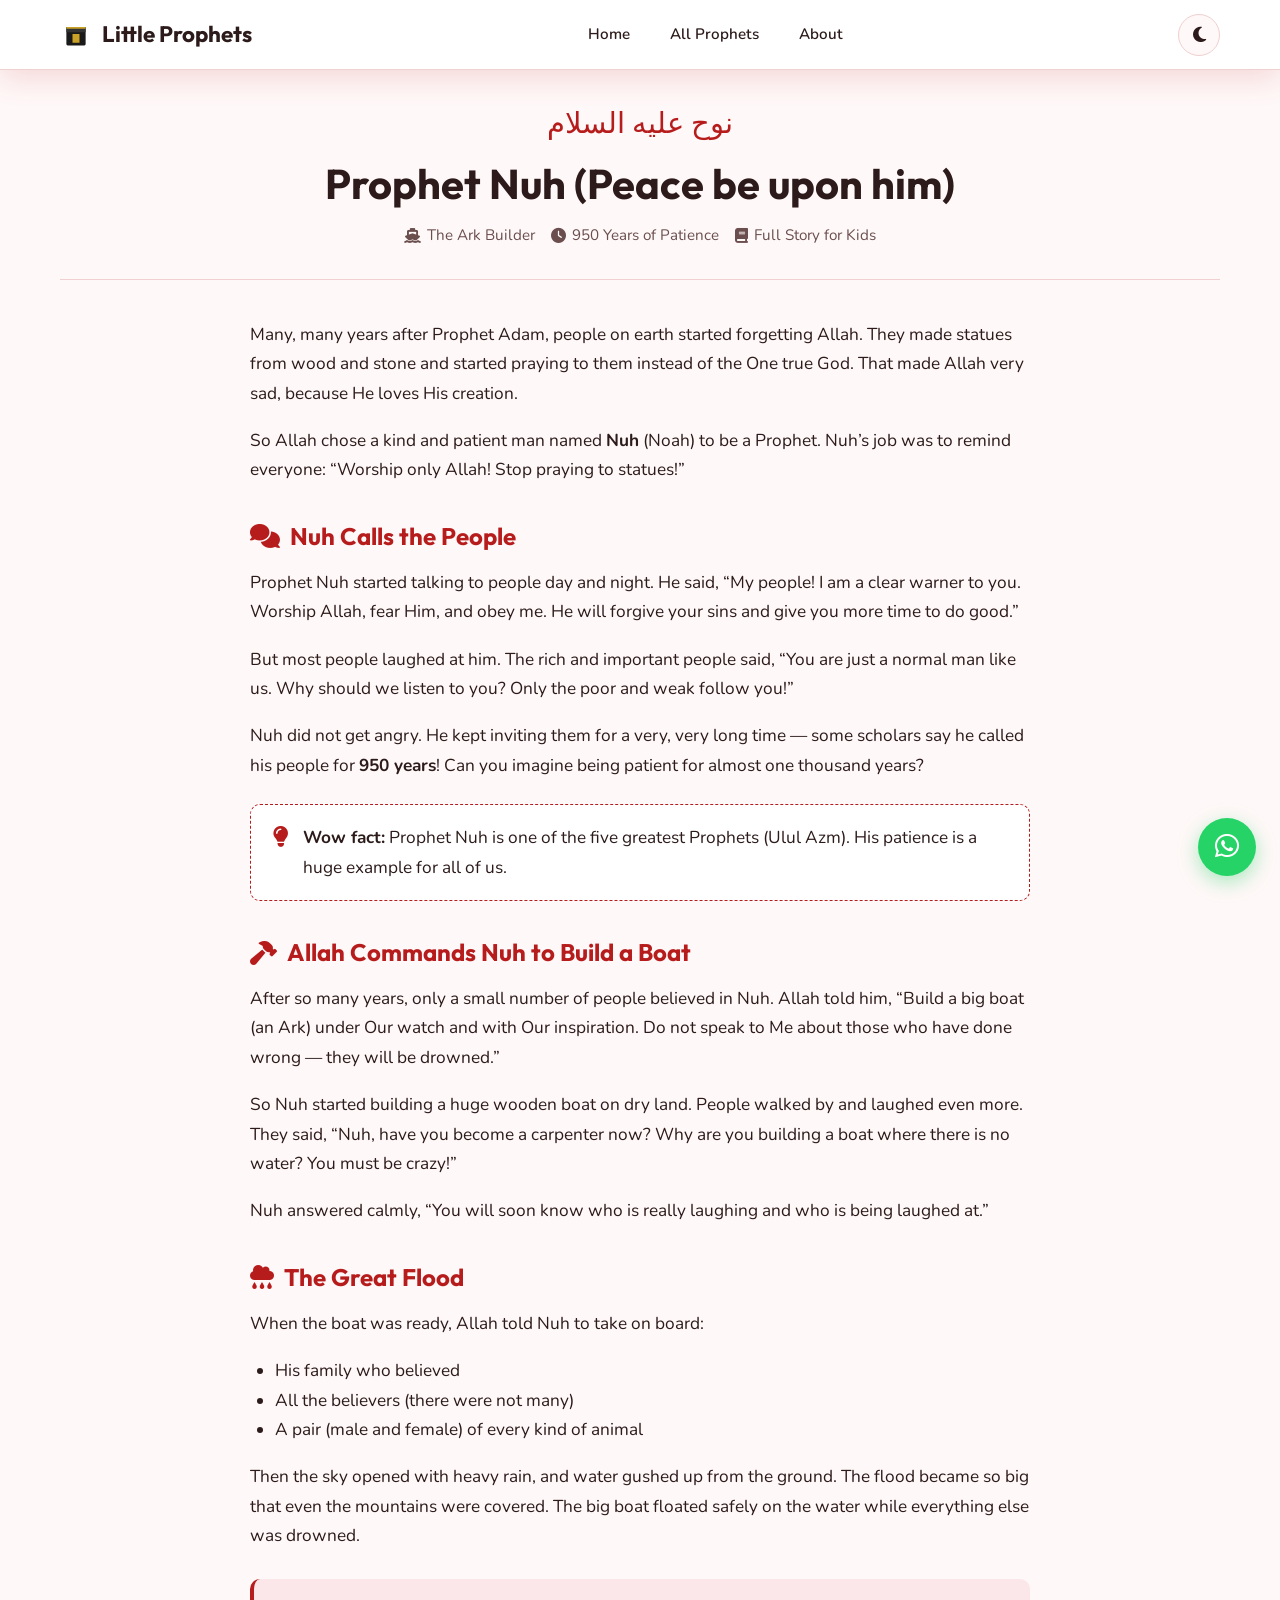
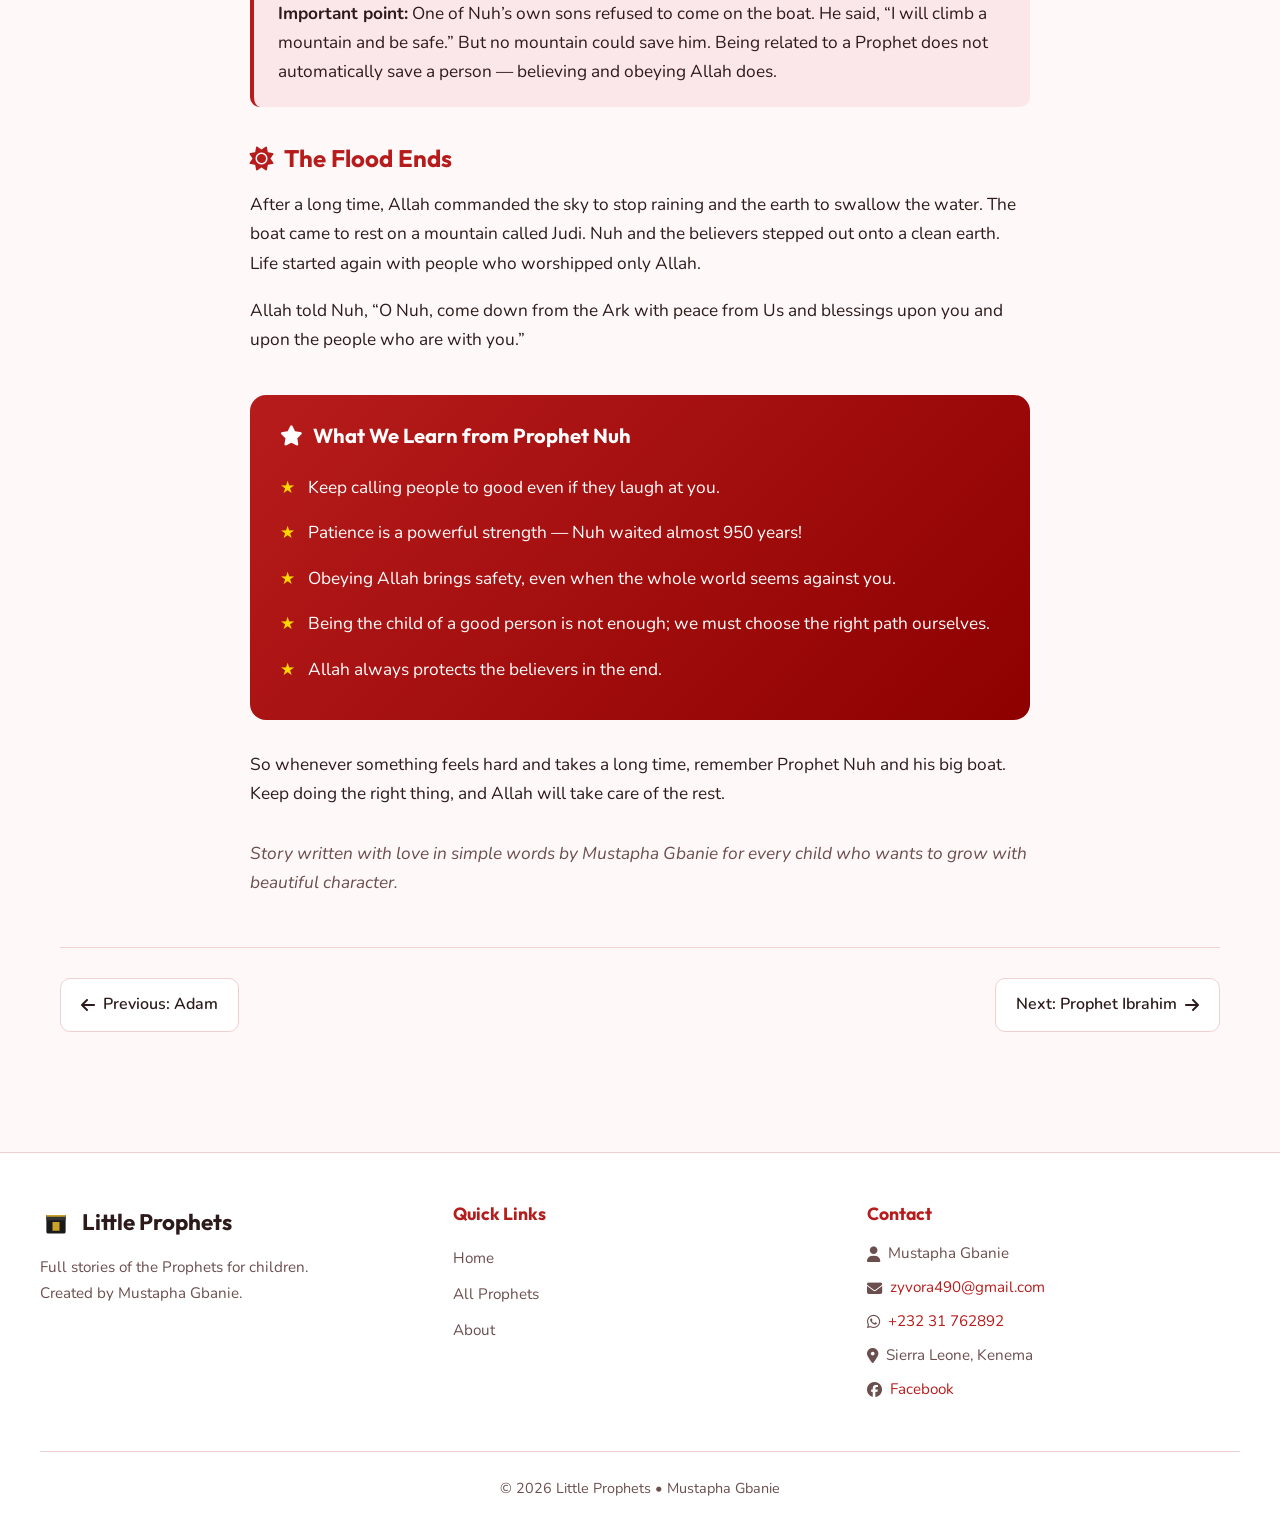
<file: nuh.html>
<!DOCTYPE html>
<html lang="en" data-theme="light">
<head>
  <meta charset="UTF-8">
  <meta name="viewport" content="width=device-width, initial-scale=1.0">
  <meta name="msvalidate.01" content="C5AD6FC75478C789AB853C7C9F8C9426" />
<meta name="google-site-verification" content="kUoNEZyaHHgk7iwT_O8pBj2s8zlIZLvoUZk-4N_OeV8" />
  
  <title>Prophet Nuh (AS) Full Story for Kids | Little Prophets by Mustapha Gbanie</title>
  <meta name="description" content="Full kid-friendly story of Prophet Nuh (Noah) – the patient Prophet who built the Ark and survived the great flood. Simple language and clear lessons by Mustapha Gbanie.">
  <meta name="keywords" content="Mustapha Gbanie, Prophet Nuh story for kids, Noah Ark Islamic story, full prophets stories children">
  <meta name="author" content="Mustapha Gbanie">
  <link rel="canonical" href="https://z-tech-os.github.io/little-prophets/nuh.html">

  <meta property="og:title" content="Prophet Nuh Full Story for Kids | Little Prophets">
  <meta property="og:description" content="The complete story of the Prophet who built a big boat and saved the believers.">
  <meta property="og:image" content="https://z-tech-os.github.io/little-prophets/og-image.svg">

  <meta name="theme-color" content="#B71C1C">
  <link rel="icon" href="data:image/svg+xml,<svg xmlns='http://www.w3.org/2000/svg' viewBox='0 0 64 64'><rect x='10' y='16' width='44' height='42' rx='3' fill='%231a1a1a'/><rect x='10' y='16' width='44' height='12' fill='%23333'/><rect x='24' y='32' width='16' height='20' fill='%23C9A227'/><rect x='10' y='16' width='44' height='4' fill='%23C9A227'/></svg>">

  <link rel="preconnect" href="https://fonts.googleapis.com">
  <link rel="preconnect" href="https://fonts.gstatic.com" crossorigin>
  <link href="https://fonts.googleapis.com/css2?family=Nunito:wght@400;600;700;800&family=Outfit:wght@500;600;700;800&display=swap" rel="stylesheet">
  <link rel="stylesheet" href="https://cdnjs.cloudflare.com/ajax/libs/font-awesome/6.5.1/css/all.min.css">
  <link rel="stylesheet" href="style.css">
</head>
<body>

  <div id="loader">
    <div class="loader-cherry">
      <svg viewBox="0 0 100 100" fill="none"><circle cx="35" cy="60" r="22" fill="#B71C1C"/><circle cx="65" cy="55" r="20" fill="#D32F2F"/><path d="M35 38 Q50 10 65 35" stroke="#2E7D32" stroke-width="5" fill="none" stroke-linecap="round"/><path d="M50 20 Q60 5 70 15" stroke="#2E7D32" stroke-width="4" fill="none" stroke-linecap="round"/></svg>
    </div>
    <div class="loader-text">Loading Nuh's story...</div>
  </div>

  <header class="header">
    <div class="header-inner">
      <a href="index.html" class="logo">
        <span class="logo-icon"><svg viewBox="0 0 64 64" xmlns="http://www.w3.org/2000/svg"><rect x="10" y="16" width="44" height="42" rx="3" fill="#1a1a1a"/><rect x="10" y="16" width="44" height="12" fill="#333"/><rect x="24" y="32" width="16" height="20" fill="#C9A227"/><rect x="10" y="16" width="44" height="4" fill="#C9A227"/></svg></span>
        <span>Little <span>Prophets</span></span>
      </a>
      <nav class="nav-desktop">
        <a href="index.html">Home</a>
        <a href="prophets.html">All Prophets</a>
        <a href="about.html">About</a>
      </nav>
      <div class="header-actions">
        <button class="theme-toggle" id="themeToggle"><i class="fas fa-moon"></i></button>
        <button class="menu-toggle" id="menuToggle"><i class="fas fa-bars"></i></button>
      </div>
    </div>
  </header>

  <div class="sidebar-overlay" id="sidebarOverlay"></div>
  <aside class="sidebar" id="sidebar">
    <div class="sidebar-header">
      <a href="index.html" class="logo"><span class="logo-icon"><svg viewBox="0 0 64 64" xmlns="http://www.w3.org/2000/svg"><rect x="10" y="16" width="44" height="42" rx="3" fill="#1a1a1a"/><rect x="10" y="16" width="44" height="12" fill="#333"/><rect x="24" y="32" width="16" height="20" fill="#C9A227"/><rect x="10" y="16" width="44" height="4" fill="#C9A227"/></svg></span><span>Little Prophets</span></a>
      <button class="sidebar-close" id="sidebarClose"><i class="fas fa-times"></i></button>
    </div>
    <nav class="sidebar-nav">
      <a href="index.html"><i class="fas fa-home"></i> Home</a>
      <a href="prophets.html"><i class="fas fa-book-open"></i> All Prophets</a>
      <a href="adam.html"><i class="fas fa-user"></i> Prophet Adam</a>
      <a href="nuh.html" class="active"><i class="fas fa-ship"></i> Prophet Nuh</a>
      <a href="ibrahim.html"><i class="fas fa-kaaba"></i> Prophet Ibrahim</a>
      <a href="yusuf.html"><i class="fas fa-star"></i> Prophet Yusuf</a>
      <a href="musa.html"><i class="fas fa-water"></i> Prophet Musa</a>
      <a href="isa.html"><i class="fas fa-dove"></i> Prophet Isa</a>
      <a href="muhammad.html"><i class="fas fa-moon"></i> Prophet Muhammad ﷺ</a>
      <a href="about.html"><i class="fas fa-heart"></i> About & Why</a>
    </nav>
  </aside>

  <main class="main">

    <div class="story-header">
      <div class="arabic-name">نوح عليه السلام</div>
      <h1>Prophet Nuh (Peace be upon him)</h1>
      <div class="story-meta">
        <span><i class="fas fa-ship"></i> The Ark Builder</span>
        <span><i class="fas fa-clock"></i> 950 Years of Patience</span>
        <span><i class="fas fa-book"></i> Full Story for Kids</span>
      </div>
    </div>

    <article class="story-content">

      <p>
        Many, many years after Prophet Adam, people on earth started forgetting Allah.  
        They made statues from wood and stone and started praying to them instead of the One true God.  
        That made Allah very sad, because He loves His creation.
      </p>

      <p>
        So Allah chose a kind and patient man named <strong>Nuh</strong> (Noah) to be a Prophet.  
        Nuh’s job was to remind everyone: “Worship only Allah! Stop praying to statues!”
      </p>

      <h2><i class="fas fa-comments"></i> Nuh Calls the People</h2>

      <p>
        Prophet Nuh started talking to people day and night.  
        He said, “My people! I am a clear warner to you.  
        Worship Allah, fear Him, and obey me.  
        He will forgive your sins and give you more time to do good.”
      </p>

      <p>
        But most people laughed at him.  
        The rich and important people said, “You are just a normal man like us.  
        Why should we listen to you? Only the poor and weak follow you!”
      </p>

      <p>
        Nuh did not get angry. He kept inviting them for a very, very long time —  
        some scholars say he called his people for <strong>950 years</strong>!  
        Can you imagine being patient for almost one thousand years?
      </p>

      <div class="fun-fact">
        <i class="fas fa-lightbulb"></i>
        <div>
          <strong>Wow fact:</strong>  
          Prophet Nuh is one of the five greatest Prophets (Ulul Azm).  
          His patience is a huge example for all of us.
        </div>
      </div>

      <h2><i class="fas fa-hammer"></i> Allah Commands Nuh to Build a Boat</h2>

      <p>
        After so many years, only a small number of people believed in Nuh.  
        Allah told him, “Build a big boat (an Ark) under Our watch and with Our inspiration.  
        Do not speak to Me about those who have done wrong — they will be drowned.”
      </p>

      <p>
        So Nuh started building a huge wooden boat on dry land.  
        People walked by and laughed even more.  
        They said, “Nuh, have you become a carpenter now?  
        Why are you building a boat where there is no water? You must be crazy!”
      </p>

      <p>
        Nuh answered calmly, “You will soon know who is really laughing and who is being laughed at.”
      </p>

      <h2><i class="fas fa-cloud-rain"></i> The Great Flood</h2>

      <p>
        When the boat was ready, Allah told Nuh to take on board:
      </p>
      <ul style="list-style: disc; padding-left: 25px; margin-bottom: 18px;">
        <li>His family who believed</li>
        <li>All the believers (there were not many)</li>
        <li>A pair (male and female) of every kind of animal</li>
      </ul>

      <p>
        Then the sky opened with heavy rain, and water gushed up from the ground.  
        The flood became so big that even the mountains were covered.  
        The big boat floated safely on the water while everything else was drowned.
      </p>

      <div class="highlight">
        <strong>Important point:</strong>  
        One of Nuh’s own sons refused to come on the boat.  
        He said, “I will climb a mountain and be safe.”  
        But no mountain could save him.  
        Being related to a Prophet does not automatically save a person — believing and obeying Allah does.
      </div>

      <h2><i class="fas fa-sun"></i> The Flood Ends</h2>

      <p>
        After a long time, Allah commanded the sky to stop raining and the earth to swallow the water.  
        The boat came to rest on a mountain called Judi.  
        Nuh and the believers stepped out onto a clean earth.  
        Life started again with people who worshipped only Allah.
      </p>

      <p>
        Allah told Nuh, “O Nuh, come down from the Ark with peace from Us and blessings upon you and upon the people who are with you.”
      </p>

      <div class="moral-box">
        <h3><i class="fas fa-star"></i> What We Learn from Prophet Nuh</h3>
        <ul>
          <li>Keep calling people to good even if they laugh at you.</li>
          <li>Patience is a powerful strength — Nuh waited almost 950 years!</li>
          <li>Obeying Allah brings safety, even when the whole world seems against you.</li>
          <li>Being the child of a good person is not enough; we must choose the right path ourselves.</li>
          <li>Allah always protects the believers in the end.</li>
        </ul>
      </div>

      <p>
        So whenever something feels hard and takes a long time,  
        remember Prophet Nuh and his big boat.  
        Keep doing the right thing, and Allah will take care of the rest.
      </p>

      <p style="margin-top:30px; font-style:italic; color:var(--text-muted);">
        Story written with love in simple words by Mustapha Gbanie for every child who wants to grow with beautiful character.
      </p>

    </article>

    <div class="story-nav">
      <a href="adam.html"><i class="fas fa-arrow-left"></i> Previous: Adam</a>
      <a href="ibrahim.html">Next: Prophet Ibrahim <i class="fas fa-arrow-right"></i></a>
    </div>

  </main>

  <footer class="footer">
    <div class="footer-inner">
      <div class="footer-brand">
        <div class="logo"><span class="logo-icon"><svg viewBox="0 0 64 64" xmlns="http://www.w3.org/2000/svg"><rect x="10" y="16" width="44" height="42" rx="3" fill="#1a1a1a"/><rect x="10" y="16" width="44" height="12" fill="#333"/><rect x="24" y="32" width="16" height="20" fill="#C9A227"/><rect x="10" y="16" width="44" height="4" fill="#C9A227"/></svg></span><span>Little Prophets</span></div>
        <p>Full stories of the Prophets for children. Created by Mustapha Gbanie.</p>
      </div>
      <div class="footer-links">
        <h4>Quick Links</h4>
        <a href="index.html">Home</a>
        <a href="prophets.html">All Prophets</a>
        <a href="about.html">About</a>
      </div>
      <div class="footer-contact">
        <h4>Contact</h4>
        <p><i class="fas fa-user"></i> Mustapha Gbanie</p>
        <p><i class="fas fa-envelope"></i> <a href="mailto:zyvora490@gmail.com">zyvora490@gmail.com</a></p>
        <p><i class="fab fa-whatsapp"></i> <a href="https://wa.me/23231762892" target="_blank" rel="noopener">+232 31 762892</a></p>
        <p><i class="fas fa-map-marker-alt"></i> Sierra Leone, Kenema</p>
        <p><i class="fab fa-facebook"></i> <a href="https://www.facebook.com/profile.php?id=61592107724183" target="_blank" rel="noopener">Facebook</a></p>
      </div></div>
    <div class="footer-bottom">
      <p>© 2026 Little Prophets • Mustapha Gbanie</p>
    </div>
  </footer>

  <div class="popup-overlay" id="offlinePopup">
    <div class="popup">
      <button class="popup-close" data-close-popup><i class="fas fa-times"></i></button>
      <div class="popup-icon"><i class="fas fa-cloud-download-alt"></i></div>
      <h3>Read Offline Anytime!</h3>
      <p>Enable offline mode so you can enjoy these stories without internet.</p>
      <div class="popup-buttons">
        <button class="btn btn-primary" id="downloadOfflineBtn"><i class="fas fa-download"></i> Enable Offline Mode</button>
        <button class="btn btn-outline" data-close-popup>Maybe Later</button>
      </div>
    </div>
  </div>

  <script src="main.js"></script>
<a href="https://wa.me/23231762892" class="whatsapp-float" target="_blank" rel="noopener" aria-label="Chat on WhatsApp"><i class="fab fa-whatsapp"></i></a>
</body>
</html>
</file>
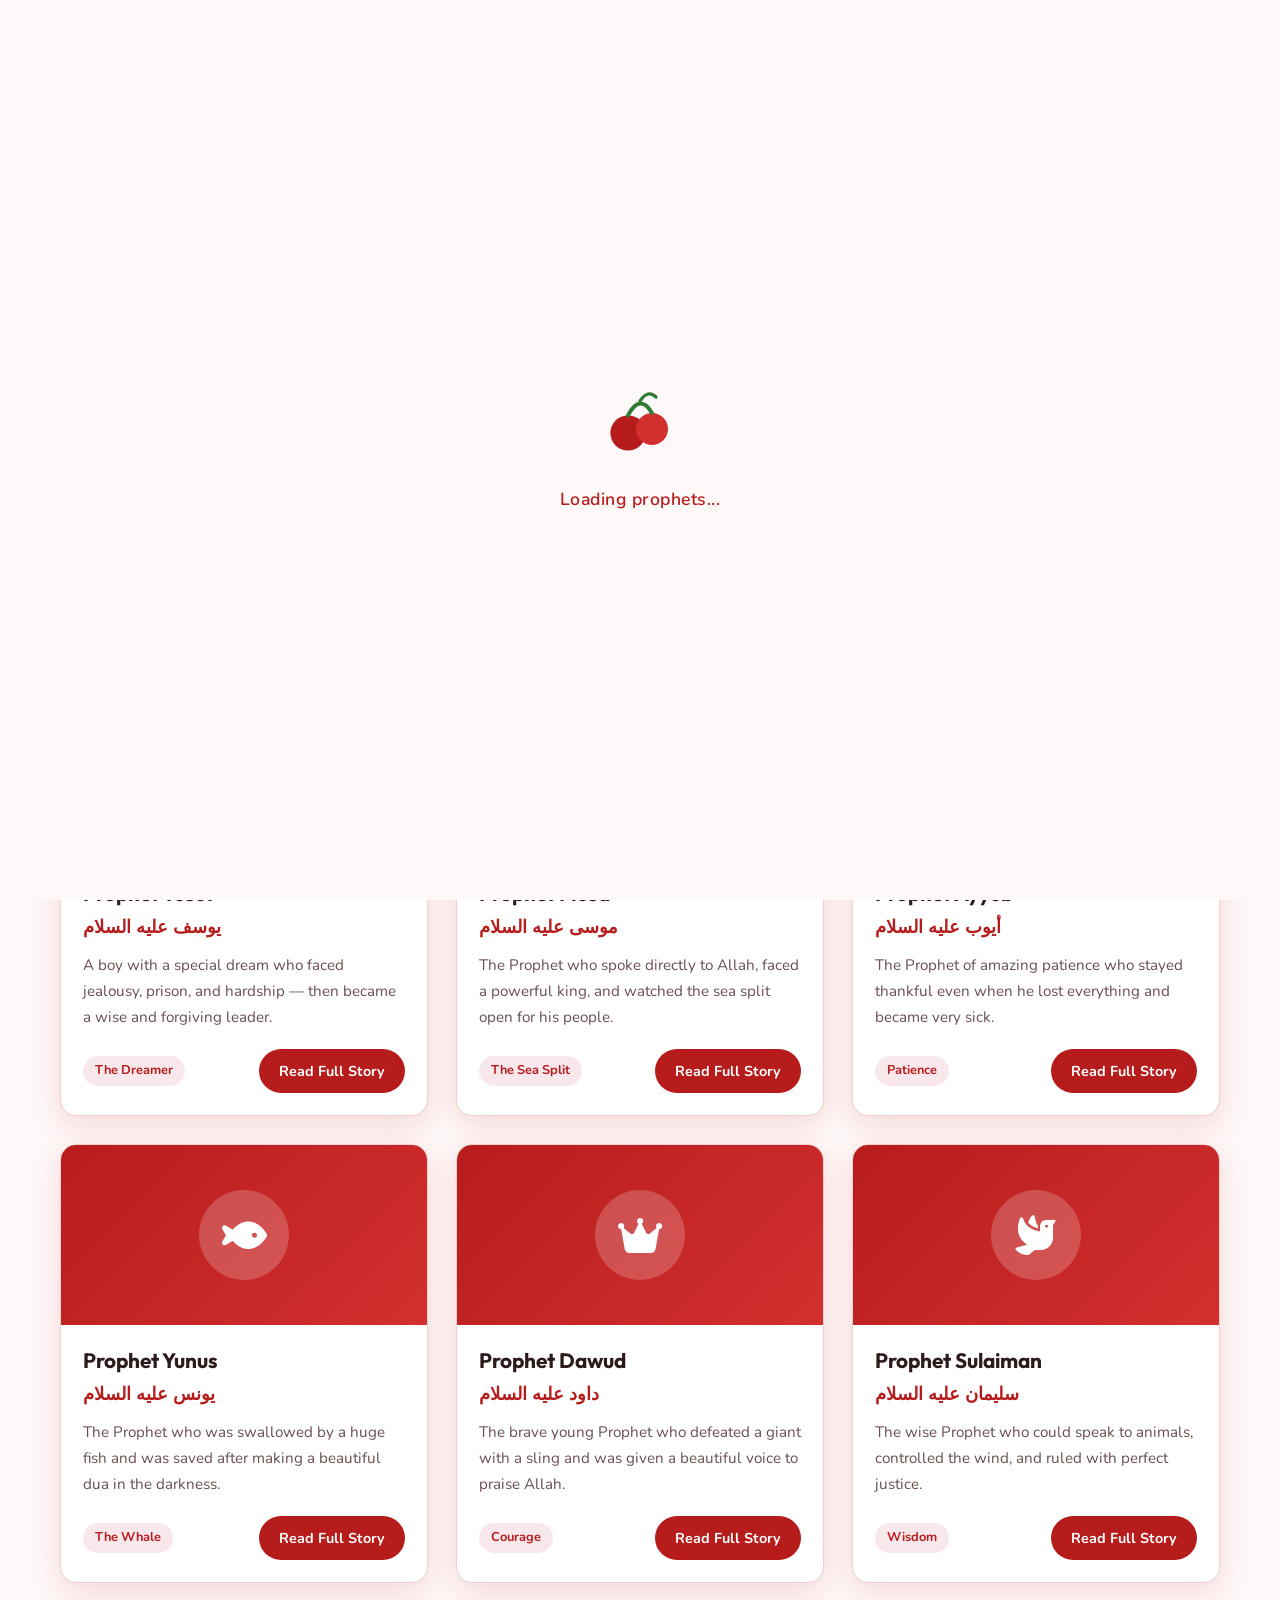
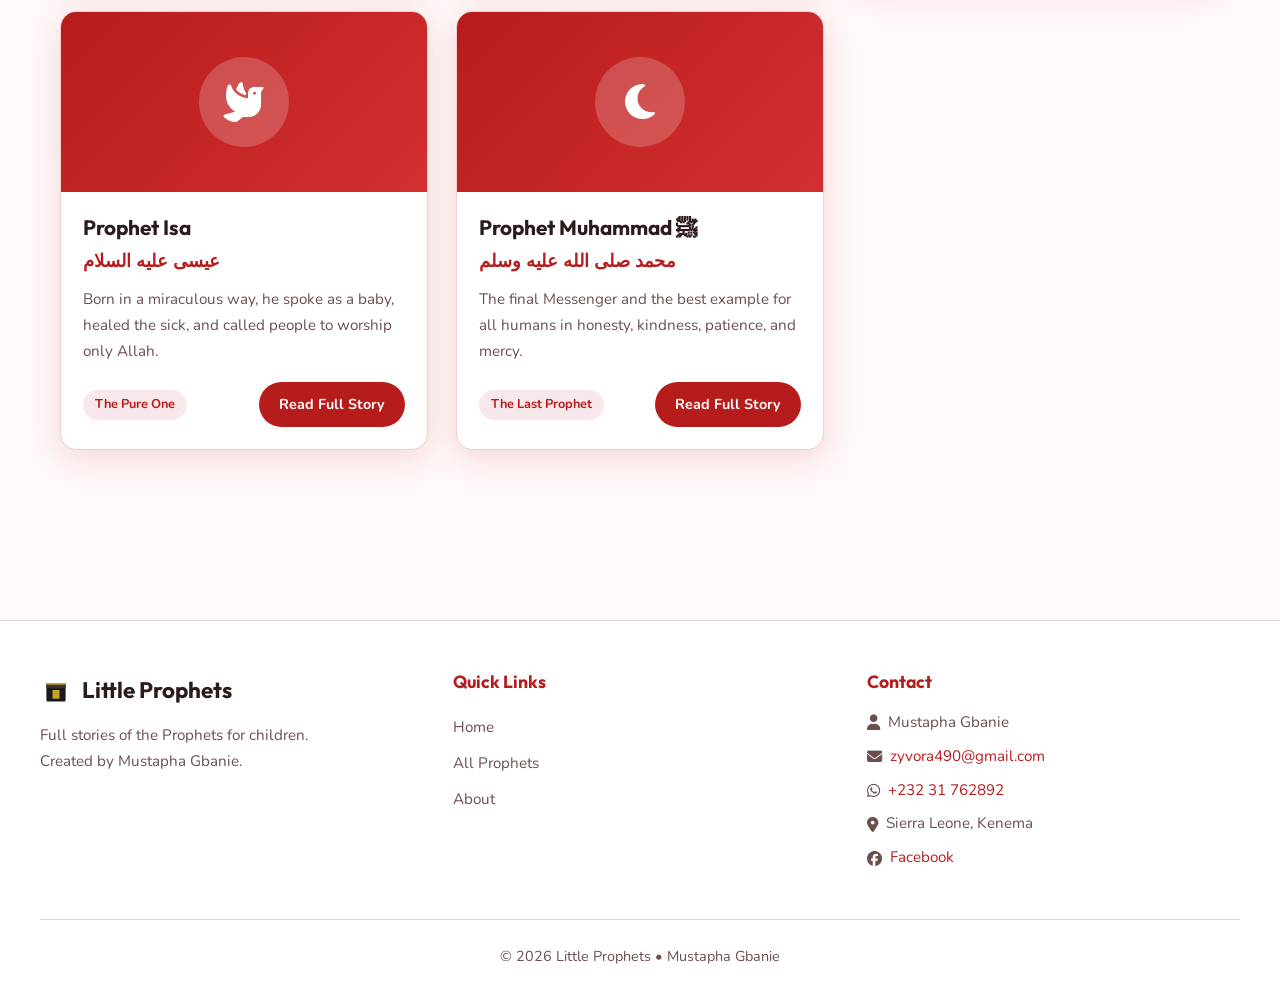
<file: prophets.html>
<!DOCTYPE html>
<html lang="en" data-theme="light">
<head>
  <meta charset="UTF-8">
  <meta name="viewport" content="width=device-width, initial-scale=1.0">
  <meta name="msvalidate.01" content="C5AD6FC75478C789AB853C7C9F8C9426" />
<meta name="google-site-verification" content="kUoNEZyaHHgk7iwT_O8pBj2s8zlIZLvoUZk-4N_OeV8" />
  
  <title>All Prophets Stories | Little Prophets by Mustapha Gbanie</title>
  <meta name="description" content="Full list of kid-friendly Islamic Prophets stories: Adam, Nuh, Ibrahim, Yusuf, Musa, Isa, and Muhammad ﷺ. Simple language, full stories, and clear moral lessons for children.">
  <meta name="keywords" content="Mustapha Gbanie, all prophets stories, Islamic prophets for kids, full stories of prophets">
  <meta name="author" content="Mustapha Gbanie">
  <link rel="canonical" href="https://z-tech-os.github.io/little-prophets/prophets.html">

  <meta property="og:title" content="All Prophets Stories for Kids | Little Prophets">
  <meta property="og:description" content="Choose any Prophet and read the full joyful story written for children.">
  <meta property="og:image" content="https://z-tech-os.github.io/little-prophets/og-image.svg">

  <meta name="theme-color" content="#B71C1C">
  <link rel="icon" href="data:image/svg+xml,<svg xmlns='http://www.w3.org/2000/svg' viewBox='0 0 64 64'><rect x='10' y='16' width='44' height='42' rx='3' fill='%231a1a1a'/><rect x='10' y='16' width='44' height='12' fill='%23333'/><rect x='24' y='32' width='16' height='20' fill='%23C9A227'/><rect x='10' y='16' width='44' height='4' fill='%23C9A227'/></svg>">

  <link rel="preconnect" href="https://fonts.googleapis.com">
  <link rel="preconnect" href="https://fonts.gstatic.com" crossorigin>
  <link href="https://fonts.googleapis.com/css2?family=Nunito:wght@400;600;700;800&family=Outfit:wght@500;600;700;800&display=swap" rel="stylesheet">
  <link rel="stylesheet" href="https://cdnjs.cloudflare.com/ajax/libs/font-awesome/6.5.1/css/all.min.css">
  <link rel="stylesheet" href="style.css">
</head>
<body>

  <div id="loader">
    <div class="loader-cherry">
      <svg viewBox="0 0 100 100" fill="none"><circle cx="35" cy="60" r="22" fill="#B71C1C"/><circle cx="65" cy="55" r="20" fill="#D32F2F"/><path d="M35 38 Q50 10 65 35" stroke="#2E7D32" stroke-width="5" fill="none" stroke-linecap="round"/><path d="M50 20 Q60 5 70 15" stroke="#2E7D32" stroke-width="4" fill="none" stroke-linecap="round"/></svg>
    </div>
    <div class="loader-text">Loading prophets...</div>
  </div>

  <header class="header">
    <div class="header-inner">
      <a href="index.html" class="logo">
        <span class="logo-icon"><svg viewBox="0 0 64 64" xmlns="http://www.w3.org/2000/svg"><rect x="10" y="16" width="44" height="42" rx="3" fill="#1a1a1a"/><rect x="10" y="16" width="44" height="12" fill="#333"/><rect x="24" y="32" width="16" height="20" fill="#C9A227"/><rect x="10" y="16" width="44" height="4" fill="#C9A227"/></svg></span>
        <span>Little <span>Prophets</span></span>
      </a>
      <nav class="nav-desktop">
        <a href="index.html">Home</a>
        <a href="prophets.html" class="active">All Prophets</a>
        <a href="about.html">About</a>
      </nav>
      <div class="header-actions">
        <button class="theme-toggle" id="themeToggle"><i class="fas fa-moon"></i></button>
        <button class="menu-toggle" id="menuToggle"><i class="fas fa-bars"></i></button>
      </div>
    </div>
  </header>

  <div class="sidebar-overlay" id="sidebarOverlay"></div>
  <aside class="sidebar" id="sidebar">
    <div class="sidebar-header">
      <a href="index.html" class="logo"><span class="logo-icon"><svg viewBox="0 0 64 64" xmlns="http://www.w3.org/2000/svg"><rect x="10" y="16" width="44" height="42" rx="3" fill="#1a1a1a"/><rect x="10" y="16" width="44" height="12" fill="#333"/><rect x="24" y="32" width="16" height="20" fill="#C9A227"/><rect x="10" y="16" width="44" height="4" fill="#C9A227"/></svg></span><span>Little Prophets</span></a>
      <button class="sidebar-close" id="sidebarClose"><i class="fas fa-times"></i></button>
    </div>
    <nav class="sidebar-nav">
      <a href="index.html"><i class="fas fa-home"></i> Home</a>
      <a href="prophets.html" class="active"><i class="fas fa-book-open"></i> All Prophets</a>
      <a href="adam.html"><i class="fas fa-user"></i> Prophet Adam</a>
      <a href="nuh.html"><i class="fas fa-ship"></i> Prophet Nuh</a>
      <a href="ibrahim.html"><i class="fas fa-kaaba"></i> Prophet Ibrahim</a>
      <a href="yusuf.html"><i class="fas fa-star"></i> Prophet Yusuf</a>
      <a href="musa.html"><i class="fas fa-water"></i> Prophet Musa</a>
      <a href="isa.html"><i class="fas fa-dove"></i> Prophet Isa</a>
      <a href="muhammad.html"><i class="fas fa-moon"></i> Prophet Muhammad ﷺ</a>
      <a href="about.html"><i class="fas fa-heart"></i> About & Why</a>
    </nav>
  </aside>

  <main class="main">
    <div class="section-title">
      <h1>All Prophets Stories</h1>
      <p>Choose a Prophet and enjoy the full story written especially for children</p>
    </div>

    <div class="prophets-grid">

      <article class="prophet-card">
        <div class="prophet-card-image"><div class="icon-wrap"><i class="fas fa-user"></i></div></div>
        <div class="prophet-card-body">
          <h3>Prophet Adam</h3>
          <div class="arabic">آدم عليه السلام</div>
          <p>The first human created by Allah. Learn how he was taught the names of everything and how he became the first Prophet.</p>
          <div class="prophet-card-footer">
            <span class="tag">First Prophet</span>
            <a href="adam.html" class="btn btn-sm btn-primary">Read Full Story</a>
          </div>
        </div>
      </article>

      <article class="prophet-card">
        <div class="prophet-card-image"><div class="icon-wrap"><i class="fas fa-ship"></i></div></div>
        <div class="prophet-card-body">
          <h3>Prophet Nuh</h3>
          <div class="arabic">نوح عليه السلام</div>
          <p>The patient Prophet who built a huge boat and saved the believers when the great flood covered the earth.</p>
          <div class="prophet-card-footer">
            <span class="tag">The Flood</span>
            <a href="nuh.html" class="btn btn-sm btn-primary">Read Full Story</a>
          </div>
        </div>
      </article>

      <article class="prophet-card">
        <div class="prophet-card-image"><div class="icon-wrap"><i class="fas fa-kaaba"></i></div></div>
        <div class="prophet-card-body">
          <h3>Prophet Ibrahim</h3>
          <div class="arabic">إبراهيم عليه السلام</div>
          <p>Allah’s close friend who broke the idols, was thrown into fire, and was ready to sacrifice everything for Allah.</p>
          <div class="prophet-card-footer">
            <span class="tag">Friend of Allah</span>
            <a href="ibrahim.html" class="btn btn-sm btn-primary">Read Full Story</a>
          </div>
        </div>
      </article>

      <article class="prophet-card">
        <div class="prophet-card-image"><div class="icon-wrap"><i class="fas fa-star"></i></div></div>
        <div class="prophet-card-body">
          <h3>Prophet Yusuf</h3>
          <div class="arabic">يوسف عليه السلام</div>
          <p>A boy with a special dream who faced jealousy, prison, and hardship — then became a wise and forgiving leader.</p>
          <div class="prophet-card-footer">
            <span class="tag">The Dreamer</span>
            <a href="yusuf.html" class="btn btn-sm btn-primary">Read Full Story</a>
          </div>
        </div>
      </article>

      <article class="prophet-card">
        <div class="prophet-card-image"><div class="icon-wrap"><i class="fas fa-water"></i></div></div>
        <div class="prophet-card-body">
          <h3>Prophet Musa</h3>
          <div class="arabic">موسى عليه السلام</div>
          <p>The Prophet who spoke directly to Allah, faced a powerful king, and watched the sea split open for his people.</p>
          <div class="prophet-card-footer">
            <span class="tag">The Sea Split</span>
            <a href="musa.html" class="btn btn-sm btn-primary">Read Full Story</a>
          </div>
        </div>
      </article>

      <article class="prophet-card">
        <div class="prophet-card-image"><div class="icon-wrap"><i class="fas fa-heart"></i></div></div>
        <div class="prophet-card-body">
          <h3>Prophet Ayyub</h3>
          <div class="arabic">أيوب عليه السلام</div>
          <p>The Prophet of amazing patience who stayed thankful even when he lost everything and became very sick.</p>
          <div class="prophet-card-footer">
            <span class="tag">Patience</span>
            <a href="ayyub.html" class="btn btn-sm btn-primary">Read Full Story</a>
          </div>
        </div>
      </article>

      <article class="prophet-card">
        <div class="prophet-card-image"><div class="icon-wrap"><i class="fas fa-fish"></i></div></div>
        <div class="prophet-card-body">
          <h3>Prophet Yunus</h3>
          <div class="arabic">يونس عليه السلام</div>
          <p>The Prophet who was swallowed by a huge fish and was saved after making a beautiful dua in the darkness.</p>
          <div class="prophet-card-footer">
            <span class="tag">The Whale</span>
            <a href="yunus.html" class="btn btn-sm btn-primary">Read Full Story</a>
          </div>
        </div>
      </article>

      <article class="prophet-card">
        <div class="prophet-card-image"><div class="icon-wrap"><i class="fas fa-crown"></i></div></div>
        <div class="prophet-card-body">
          <h3>Prophet Dawud</h3>
          <div class="arabic">داود عليه السلام</div>
          <p>The brave young Prophet who defeated a giant with a sling and was given a beautiful voice to praise Allah.</p>
          <div class="prophet-card-footer">
            <span class="tag">Courage</span>
            <a href="dawud.html" class="btn btn-sm btn-primary">Read Full Story</a>
          </div>
        </div>
      </article>

      <article class="prophet-card">
        <div class="prophet-card-image"><div class="icon-wrap"><i class="fas fa-dove"></i></div></div>
        <div class="prophet-card-body">
          <h3>Prophet Sulaiman</h3>
          <div class="arabic">سليمان عليه السلام</div>
          <p>The wise Prophet who could speak to animals, controlled the wind, and ruled with perfect justice.</p>
          <div class="prophet-card-footer">
            <span class="tag">Wisdom</span>
            <a href="sulaiman.html" class="btn btn-sm btn-primary">Read Full Story</a>
          </div>
        </div>
      </article>

      <article class="prophet-card">
        <div class="prophet-card-image"><div class="icon-wrap"><i class="fas fa-dove"></i></div></div>
        <div class="prophet-card-body">
          <h3>Prophet Isa</h3>
          <div class="arabic">عيسى عليه السلام</div>
          <p>Born in a miraculous way, he spoke as a baby, healed the sick, and called people to worship only Allah.</p>
          <div class="prophet-card-footer">
            <span class="tag">The Pure One</span>
            <a href="isa.html" class="btn btn-sm btn-primary">Read Full Story</a>
          </div>
        </div>
      </article>

      <article class="prophet-card">
        <div class="prophet-card-image"><div class="icon-wrap"><i class="fas fa-moon"></i></div></div>
        <div class="prophet-card-body">
          <h3>Prophet Muhammad ﷺ</h3>
          <div class="arabic">محمد صلى الله عليه وسلم</div>
          <p>The final Messenger and the best example for all humans in honesty, kindness, patience, and mercy.</p>
          <div class="prophet-card-footer">
            <span class="tag">The Last Prophet</span>
            <a href="muhammad.html" class="btn btn-sm btn-primary">Read Full Story</a>
          </div>
        </div>
      </article>

    </div>
  </main>

  <footer class="footer">
    <div class="footer-inner">
      <div class="footer-brand">
        <div class="logo"><span class="logo-icon"><svg viewBox="0 0 64 64" xmlns="http://www.w3.org/2000/svg"><rect x="10" y="16" width="44" height="42" rx="3" fill="#1a1a1a"/><rect x="10" y="16" width="44" height="12" fill="#333"/><rect x="24" y="32" width="16" height="20" fill="#C9A227"/><rect x="10" y="16" width="44" height="4" fill="#C9A227"/></svg></span><span>Little Prophets</span></div>
        <p>Full stories of the Prophets for children. Created by Mustapha Gbanie.</p>
      </div>
      <div class="footer-links">
        <h4>Quick Links</h4>
        <a href="index.html">Home</a>
        <a href="prophets.html">All Prophets</a>
        <a href="about.html">About</a>
      </div>
      <div class="footer-contact">
        <h4>Contact</h4>
        <p><i class="fas fa-user"></i> Mustapha Gbanie</p>
        <p><i class="fas fa-envelope"></i> <a href="mailto:zyvora490@gmail.com">zyvora490@gmail.com</a></p>
        <p><i class="fab fa-whatsapp"></i> <a href="https://wa.me/23231762892" target="_blank" rel="noopener">+232 31 762892</a></p>
        <p><i class="fas fa-map-marker-alt"></i> Sierra Leone, Kenema</p>
        <p><i class="fab fa-facebook"></i> <a href="https://www.facebook.com/profile.php?id=61592107724183" target="_blank" rel="noopener">Facebook</a></p>
      </div></div>
    <div class="footer-bottom">
      <p>© 2026 Little Prophets • Mustapha Gbanie</p>
    </div>
  </footer>

  <div class="popup-overlay" id="offlinePopup">
    <div class="popup">
      <button class="popup-close" data-close-popup><i class="fas fa-times"></i></button>
      <div class="popup-icon"><i class="fas fa-cloud-download-alt"></i></div>
      <h3>Read Offline Anytime!</h3>
      <p>Enable offline mode so you can enjoy these stories without internet.</p>
      <div class="popup-buttons">
        <button class="btn btn-primary" id="downloadOfflineBtn"><i class="fas fa-download"></i> Enable Offline Mode</button>
        <button class="btn btn-outline" data-close-popup>Maybe Later</button>
      </div>
    </div>
  </div>

  <script src="main.js"></script>
<a href="https://wa.me/23231762892" class="whatsapp-float" target="_blank" rel="noopener" aria-label="Chat on WhatsApp"><i class="fab fa-whatsapp"></i></a>
</body>
</html>
</file>
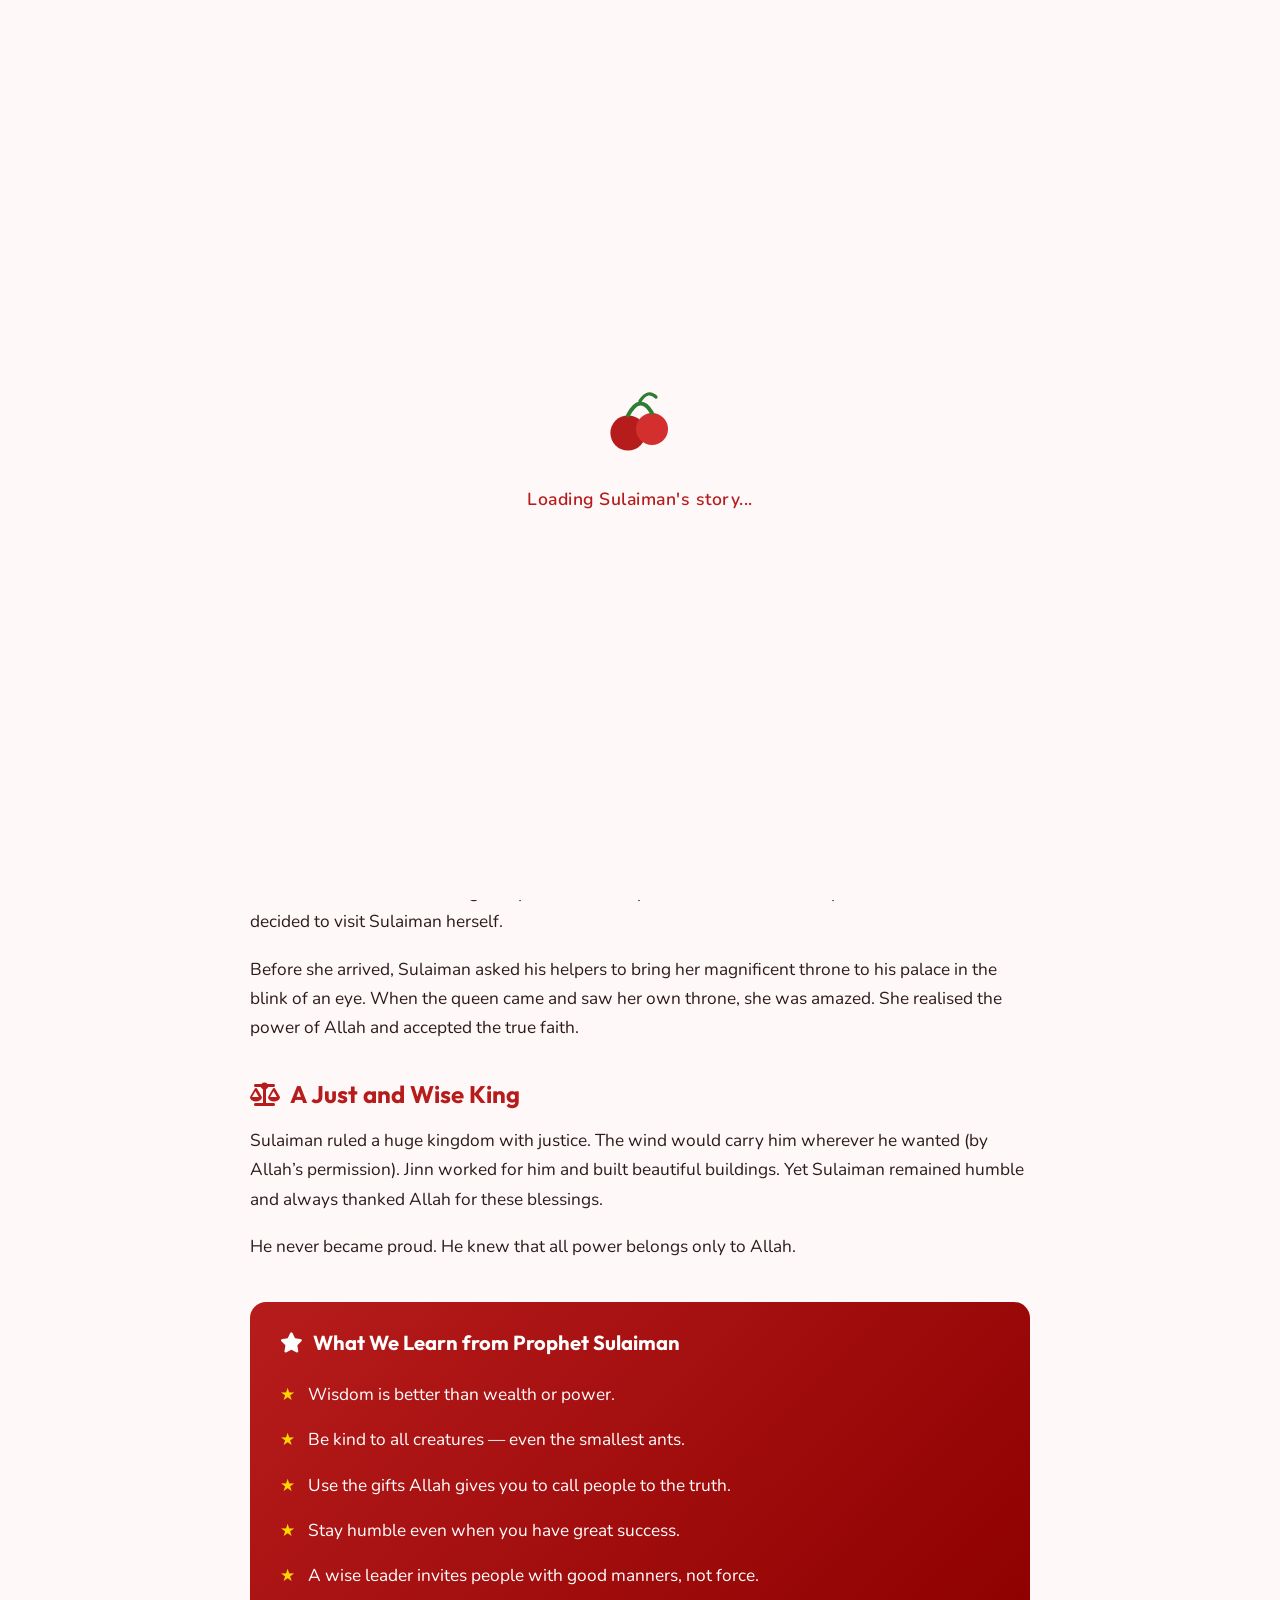
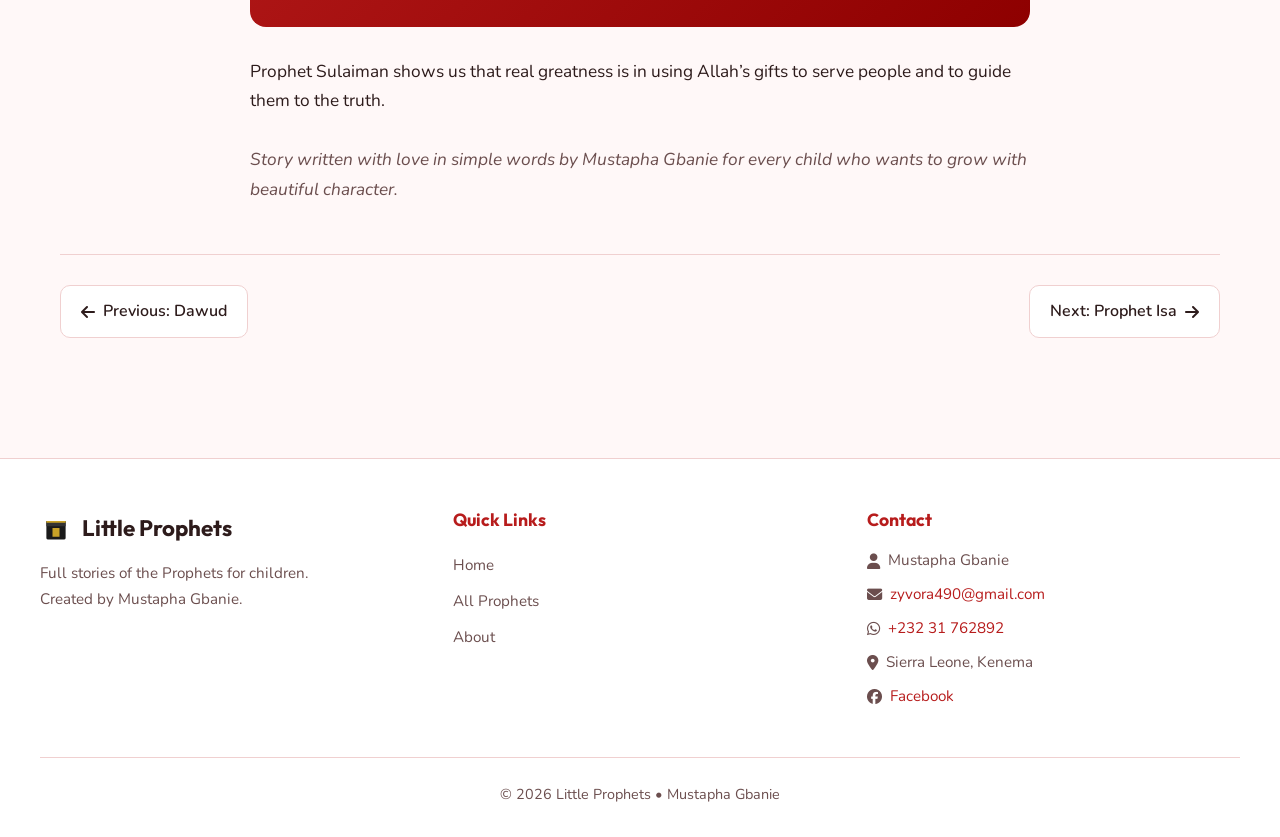
<file: sulaiman.html>
<!DOCTYPE html>
<html lang="en" data-theme="light">
<head>
  <meta charset="UTF-8">
  <meta name="viewport" content="width=device-width, initial-scale=1.0">
  <meta name="msvalidate.01" content="C5AD6FC75478C789AB853C7C9F8C9426" />
<meta name="google-site-verification" content="kUoNEZyaHHgk7iwT_O8pBj2s8zlIZLvoUZk-4N_OeV8" />
  
  <title>Prophet Sulaiman (AS) Full Story for Kids | Little Prophets by Mustapha Gbanie</title>
  <meta name="description" content="Full kid-friendly story of Prophet Sulaiman (Solomon) – the wise Prophet who could speak to animals and control the wind. By Mustapha Gbanie.">
  <meta name="keywords" content="Mustapha Gbanie, Prophet Sulaiman story for kids, Solomon Islamic story, talking animals">
  <meta name="author" content="Mustapha Gbanie">
  <link rel="canonical" href="https://z-tech-os.github.io/little-prophets/sulaiman.html">

  <meta property="og:title" content="Prophet Sulaiman Full Story for Kids | Little Prophets">
  <meta property="og:description" content="The complete story of the wise Prophet who understood the language of animals and ruled with justice.">
  <meta property="og:image" content="https://z-tech-os.github.io/little-prophets/og-image.svg">

  <meta name="theme-color" content="#B71C1C">
  <link rel="icon" href="data:image/svg+xml,<svg xmlns='http://www.w3.org/2000/svg' viewBox='0 0 64 64'><rect x='10' y='16' width='44' height='42' rx='3' fill='%231a1a1a'/><rect x='10' y='16' width='44' height='12' fill='%23333'/><rect x='24' y='32' width='16' height='20' fill='%23C9A227'/><rect x='10' y='16' width='44' height='4' fill='%23C9A227'/></svg>">

  <link rel="preconnect" href="https://fonts.googleapis.com">
  <link rel="preconnect" href="https://fonts.gstatic.com" crossorigin>
  <link href="https://fonts.googleapis.com/css2?family=Nunito:wght@400;600;700;800&family=Outfit:wght@500;600;700;800&display=swap" rel="stylesheet">
  <link rel="stylesheet" href="https://cdnjs.cloudflare.com/ajax/libs/font-awesome/6.5.1/css/all.min.css">
  <link rel="stylesheet" href="style.css">
</head>
<body>

  <div id="loader">
    <div class="loader-cherry">
      <svg viewBox="0 0 100 100" fill="none"><circle cx="35" cy="60" r="22" fill="#B71C1C"/><circle cx="65" cy="55" r="20" fill="#D32F2F"/><path d="M35 38 Q50 10 65 35" stroke="#2E7D32" stroke-width="5" fill="none" stroke-linecap="round"/><path d="M50 20 Q60 5 70 15" stroke="#2E7D32" stroke-width="4" fill="none" stroke-linecap="round"/></svg>
    </div>
    <div class="loader-text">Loading Sulaiman's story...</div>
  </div>

  <header class="header">
    <div class="header-inner">
      <a href="index.html" class="logo">
        <span class="logo-icon"><svg viewBox="0 0 64 64" xmlns="http://www.w3.org/2000/svg"><rect x="10" y="16" width="44" height="42" rx="3" fill="#1a1a1a"/><rect x="10" y="16" width="44" height="12" fill="#333"/><rect x="24" y="32" width="16" height="20" fill="#C9A227"/><rect x="10" y="16" width="44" height="4" fill="#C9A227"/></svg></span>
        <span>Little <span>Prophets</span></span>
      </a>
      <nav class="nav-desktop">
        <a href="index.html">Home</a>
        <a href="prophets.html">All Prophets</a>
        <a href="about.html">About</a>
      </nav>
      <div class="header-actions">
        <button class="theme-toggle" id="themeToggle"><i class="fas fa-moon"></i></button>
        <button class="menu-toggle" id="menuToggle"><i class="fas fa-bars"></i></button>
      </div>
    </div>
  </header>

  <div class="sidebar-overlay" id="sidebarOverlay"></div>
  <aside class="sidebar" id="sidebar">
    <div class="sidebar-header">
      <a href="index.html" class="logo"><span class="logo-icon"><svg viewBox="0 0 64 64" xmlns="http://www.w3.org/2000/svg"><rect x="10" y="16" width="44" height="42" rx="3" fill="#1a1a1a"/><rect x="10" y="16" width="44" height="12" fill="#333"/><rect x="24" y="32" width="16" height="20" fill="#C9A227"/><rect x="10" y="16" width="44" height="4" fill="#C9A227"/></svg></span><span>Little Prophets</span></a>
      <button class="sidebar-close" id="sidebarClose"><i class="fas fa-times"></i></button>
    </div>
    <nav class="sidebar-nav">
      <a href="index.html"><i class="fas fa-home"></i> Home</a>
      <a href="prophets.html"><i class="fas fa-book-open"></i> All Prophets</a>
      <a href="adam.html"><i class="fas fa-user"></i> Prophet Adam</a>
      <a href="nuh.html"><i class="fas fa-ship"></i> Prophet Nuh</a>
      <a href="ibrahim.html"><i class="fas fa-kaaba"></i> Prophet Ibrahim</a>
      <a href="yusuf.html"><i class="fas fa-star"></i> Prophet Yusuf</a>
      <a href="musa.html"><i class="fas fa-water"></i> Prophet Musa</a>
      <a href="ayyub.html"><i class="fas fa-heart"></i> Prophet Ayyub</a>
      <a href="yunus.html"><i class="fas fa-fish"></i> Prophet Yunus</a>
      <a href="dawud.html"><i class="fas fa-crown"></i> Prophet Dawud</a>
      <a href="sulaiman.html" class="active"><i class="fas fa-dove"></i> Prophet Sulaiman</a>
      <a href="isa.html"><i class="fas fa-dove"></i> Prophet Isa</a>
      <a href="muhammad.html"><i class="fas fa-moon"></i> Prophet Muhammad ﷺ</a>
      <a href="about.html"><i class="fas fa-heart"></i> About & Why</a>
    </nav>
  </aside>

  <main class="main">

    <div class="story-header">
      <div class="arabic-name">سليمان عليه السلام</div>
      <h1>Prophet Sulaiman (Peace be upon him)</h1>
      <div class="story-meta">
        <span><i class="fas fa-dove"></i> Spoke to Animals</span>
        <span><i class="fas fa-wind"></i> Controlled the Wind</span>
        <span><i class="fas fa-book"></i> Full Story for Kids</span>
      </div>
    </div>

    <article class="story-content">

      <p>
        Prophet <strong>Sulaiman</strong> (Solomon) was the son of Prophet Dawud.  
        Allah gave him something very special: wisdom, a great kingdom,  
        and the ability to understand the language of animals and birds!
      </p>

      <h2><i class="fas fa-comments"></i> Talking to the Creatures</h2>

      <p>
        One day Sulaiman was marching with his army of humans, jinn, and birds.  
        He heard an ant saying to the other ants,  
        “O ants, go into your homes so that Sulaiman and his army do not crush you without noticing!”
      </p>

      <p>
        Sulaiman smiled and thanked Allah for this special gift.  
        He was careful not to harm any creature.
      </p>

      <div class="fun-fact">
        <i class="fas fa-lightbulb"></i>
        <div>
          <strong>Amazing gift:</strong>  
          Sulaiman could understand what birds and animals were saying.  
          He even had a special hoopoe bird that brought him important news.
        </div>
      </div>

      <h2><i class="fas fa-globe"></i> The Queen of Sheba</h2>

      <p>
        One day the hoopoe bird told Sulaiman about a rich kingdom ruled by a queen (Bilqis).  
        The people there worshipped the sun instead of Allah.
      </p>

      <p>
        Sulaiman sent a letter inviting the queen to worship the One true God.  
        The queen was wise. She decided to visit Sulaiman herself.
      </p>

      <p>
        Before she arrived, Sulaiman asked his helpers to bring her magnificent throne to his palace  
        in the blink of an eye.  
        When the queen came and saw her own throne, she was amazed.  
        She realised the power of Allah and accepted the true faith.
      </p>

      <h2><i class="fas fa-balance-scale"></i> A Just and Wise King</h2>

      <p>
        Sulaiman ruled a huge kingdom with justice.  
        The wind would carry him wherever he wanted (by Allah’s permission).  
        Jinn worked for him and built beautiful buildings.  
        Yet Sulaiman remained humble and always thanked Allah for these blessings.
      </p>

      <p>
        He never became proud. He knew that all power belongs only to Allah.
      </p>

      <div class="moral-box">
        <h3><i class="fas fa-star"></i> What We Learn from Prophet Sulaiman</h3>
        <ul>
          <li>Wisdom is better than wealth or power.</li>
          <li>Be kind to all creatures — even the smallest ants.</li>
          <li>Use the gifts Allah gives you to call people to the truth.</li>
          <li>Stay humble even when you have great success.</li>
          <li>A wise leader invites people with good manners, not force.</li>
        </ul>
      </div>

      <p>
        Prophet Sulaiman shows us that real greatness is in using Allah’s gifts  
        to serve people and to guide them to the truth.
      </p>

      <p style="margin-top:30px; font-style:italic; color:var(--text-muted);">
        Story written with love in simple words by Mustapha Gbanie for every child who wants to grow with beautiful character.
      </p>

    </article>

    <div class="story-nav">
      <a href="dawud.html"><i class="fas fa-arrow-left"></i> Previous: Dawud</a>
      <a href="isa.html">Next: Prophet Isa <i class="fas fa-arrow-right"></i></a>
    </div>

  </main>

  <footer class="footer">
    <div class="footer-inner">
      <div class="footer-brand">
        <div class="logo"><span class="logo-icon"><svg viewBox="0 0 64 64" xmlns="http://www.w3.org/2000/svg"><rect x="10" y="16" width="44" height="42" rx="3" fill="#1a1a1a"/><rect x="10" y="16" width="44" height="12" fill="#333"/><rect x="24" y="32" width="16" height="20" fill="#C9A227"/><rect x="10" y="16" width="44" height="4" fill="#C9A227"/></svg></span><span>Little Prophets</span></div>
        <p>Full stories of the Prophets for children. Created by Mustapha Gbanie.</p>
      </div>
      <div class="footer-links">
        <h4>Quick Links</h4>
        <a href="index.html">Home</a>
        <a href="prophets.html">All Prophets</a>
        <a href="about.html">About</a>
      </div>
      <div class="footer-contact">
        <h4>Contact</h4>
        <p><i class="fas fa-user"></i> Mustapha Gbanie</p>
        <p><i class="fas fa-envelope"></i> <a href="mailto:zyvora490@gmail.com">zyvora490@gmail.com</a></p>
        <p><i class="fab fa-whatsapp"></i> <a href="https://wa.me/23231762892" target="_blank" rel="noopener">+232 31 762892</a></p>
        <p><i class="fas fa-map-marker-alt"></i> Sierra Leone, Kenema</p>
        <p><i class="fab fa-facebook"></i> <a href="https://www.facebook.com/profile.php?id=61592107724183" target="_blank" rel="noopener">Facebook</a></p>
      </div></div>
    <div class="footer-bottom">
      <p>© 2026 Little Prophets • Mustapha Gbanie</p>
    </div>
  </footer>

  <div class="popup-overlay" id="offlinePopup">
    <div class="popup">
      <button class="popup-close" data-close-popup><i class="fas fa-times"></i></button>
      <div class="popup-icon"><i class="fas fa-cloud-download-alt"></i></div>
      <h3>Read Offline Anytime!</h3>
      <p>Enable offline mode so you can enjoy these stories without internet.</p>
      <div class="popup-buttons">
        <button class="btn btn-primary" id="downloadOfflineBtn"><i class="fas fa-download"></i> Enable Offline Mode</button>
        <button class="btn btn-outline" data-close-popup>Maybe Later</button>
      </div>
    </div>
  </div>

  <script src="main.js"></script>
<a href="https://wa.me/23231762892" class="whatsapp-float" target="_blank" rel="noopener" aria-label="Chat on WhatsApp"><i class="fab fa-whatsapp"></i></a>
</body>
</html>
</file>
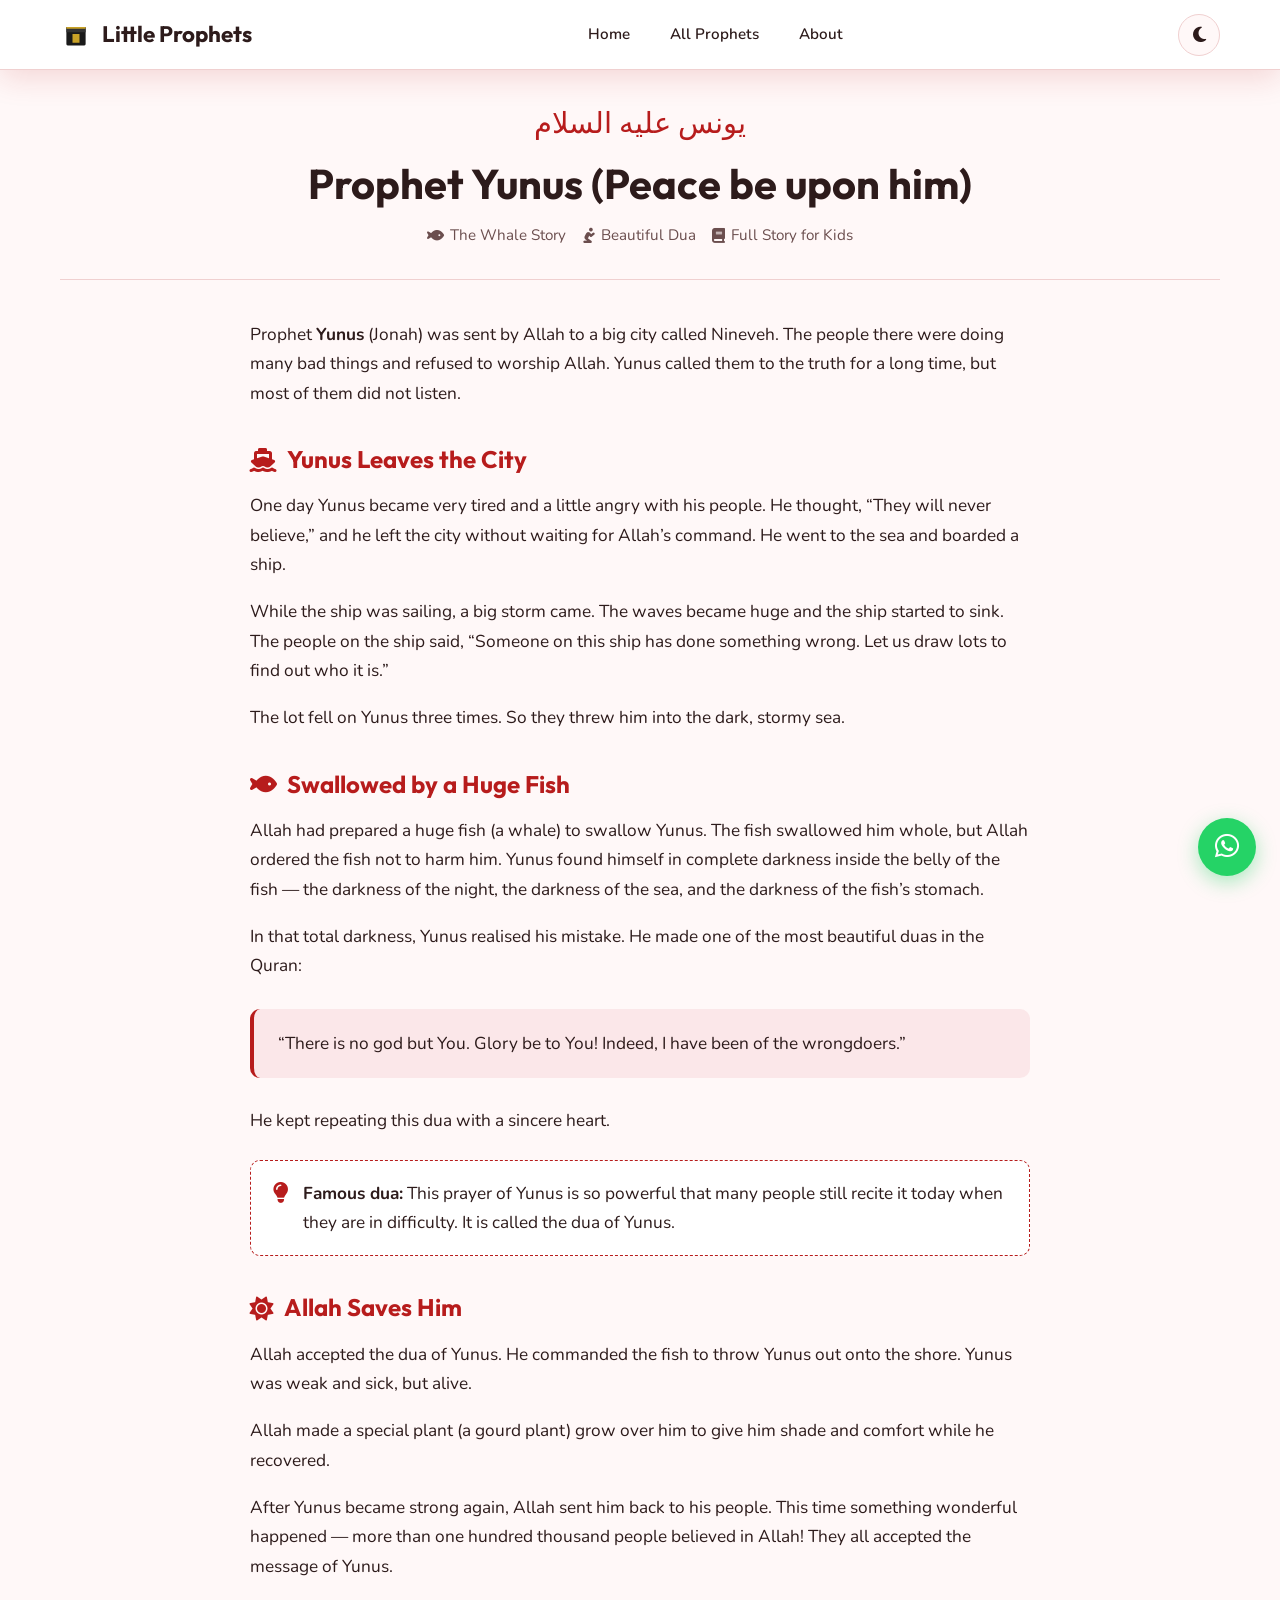
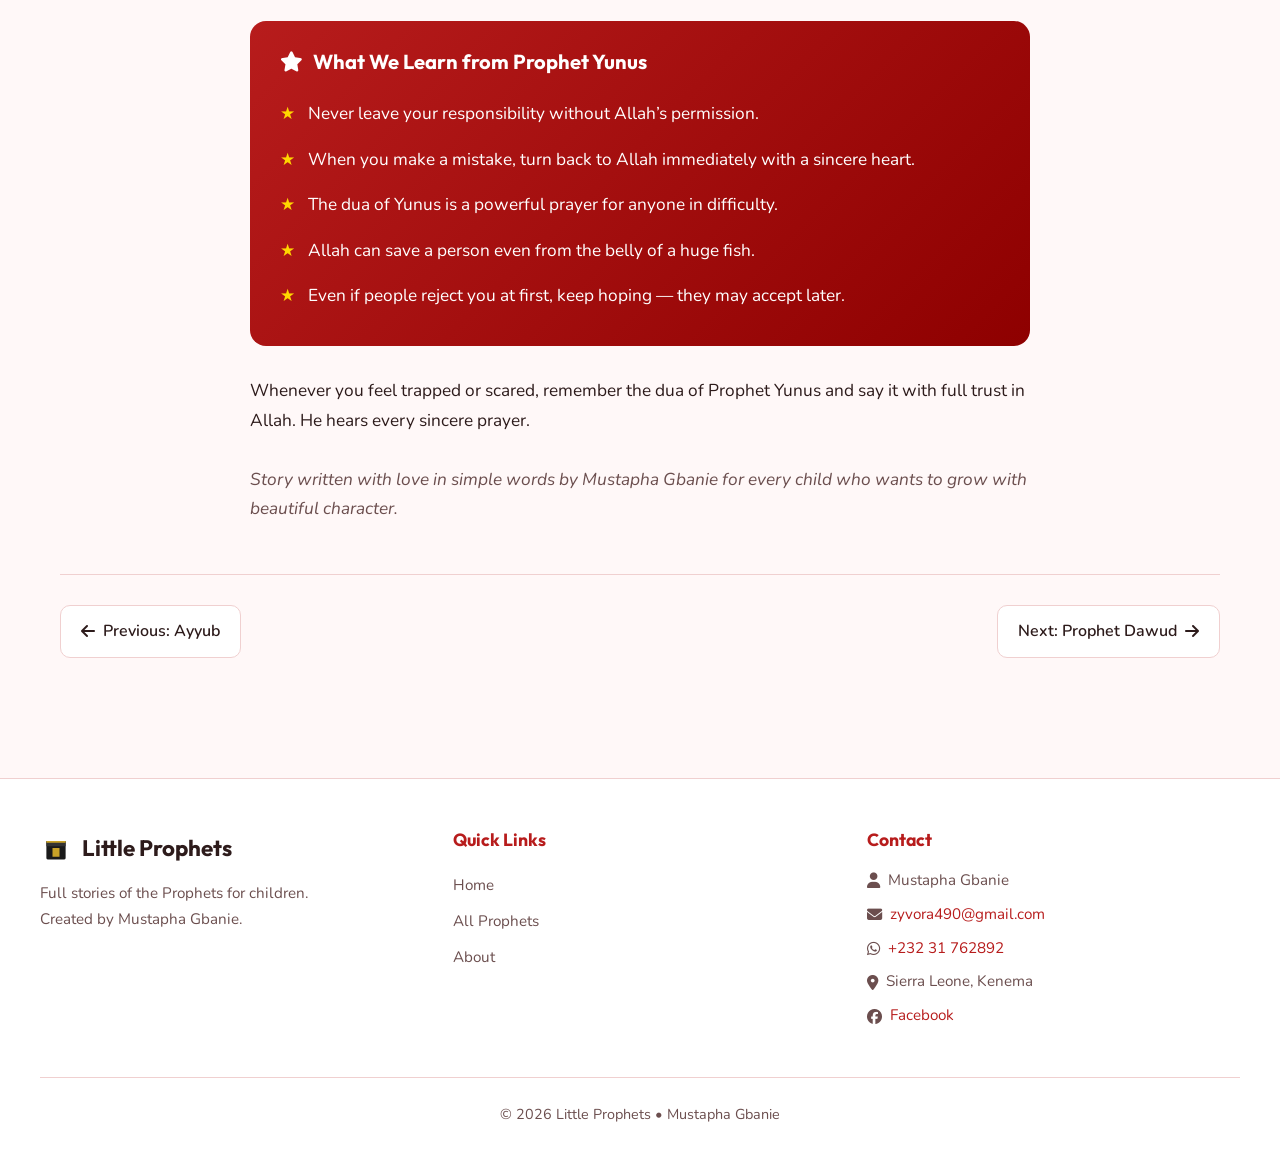
<file: yunus.html>
<!DOCTYPE html>
<html lang="en" data-theme="light">
<head>
  <meta charset="UTF-8">
  <meta name="viewport" content="width=device-width, initial-scale=1.0">
  <meta name="msvalidate.01" content="C5AD6FC75478C789AB853C7C9F8C9426" />
<meta name="google-site-verification" content="kUoNEZyaHHgk7iwT_O8pBj2s8zlIZLvoUZk-4N_OeV8" />
  
  <title>Prophet Yunus (AS) Full Story for Kids | Little Prophets by Mustapha Gbanie</title>
  <meta name="description" content="Full kid-friendly story of Prophet Yunus (Jonah) – the Prophet who was swallowed by a big fish and was saved by Allah. By Mustapha Gbanie.">
  <meta name="keywords" content="Mustapha Gbanie, Prophet Yunus story for kids, Jonah whale Islamic story">
  <meta name="author" content="Mustapha Gbanie">
  <link rel="canonical" href="https://z-tech-os.github.io/little-prophets/yunus.html">

  <meta property="og:title" content="Prophet Yunus Full Story for Kids | Little Prophets">
  <meta property="og:description" content="The complete story of the Prophet who was swallowed by a whale and made a beautiful dua.">
  <meta property="og:image" content="https://z-tech-os.github.io/little-prophets/og-image.svg">

  <meta name="theme-color" content="#B71C1C">
  <link rel="icon" href="data:image/svg+xml,<svg xmlns='http://www.w3.org/2000/svg' viewBox='0 0 64 64'><rect x='10' y='16' width='44' height='42' rx='3' fill='%231a1a1a'/><rect x='10' y='16' width='44' height='12' fill='%23333'/><rect x='24' y='32' width='16' height='20' fill='%23C9A227'/><rect x='10' y='16' width='44' height='4' fill='%23C9A227'/></svg>">

  <link rel="preconnect" href="https://fonts.googleapis.com">
  <link rel="preconnect" href="https://fonts.gstatic.com" crossorigin>
  <link href="https://fonts.googleapis.com/css2?family=Nunito:wght@400;600;700;800&family=Outfit:wght@500;600;700;800&display=swap" rel="stylesheet">
  <link rel="stylesheet" href="https://cdnjs.cloudflare.com/ajax/libs/font-awesome/6.5.1/css/all.min.css">
  <link rel="stylesheet" href="style.css">
</head>
<body>

  <div id="loader">
    <div class="loader-cherry">
      <svg viewBox="0 0 100 100" fill="none"><circle cx="35" cy="60" r="22" fill="#B71C1C"/><circle cx="65" cy="55" r="20" fill="#D32F2F"/><path d="M35 38 Q50 10 65 35" stroke="#2E7D32" stroke-width="5" fill="none" stroke-linecap="round"/><path d="M50 20 Q60 5 70 15" stroke="#2E7D32" stroke-width="4" fill="none" stroke-linecap="round"/></svg>
    </div>
    <div class="loader-text">Loading Yunus's story...</div>
  </div>

  <header class="header">
    <div class="header-inner">
      <a href="index.html" class="logo">
        <span class="logo-icon"><svg viewBox="0 0 64 64" xmlns="http://www.w3.org/2000/svg"><rect x="10" y="16" width="44" height="42" rx="3" fill="#1a1a1a"/><rect x="10" y="16" width="44" height="12" fill="#333"/><rect x="24" y="32" width="16" height="20" fill="#C9A227"/><rect x="10" y="16" width="44" height="4" fill="#C9A227"/></svg></span>
        <span>Little <span>Prophets</span></span>
      </a>
      <nav class="nav-desktop">
        <a href="index.html">Home</a>
        <a href="prophets.html">All Prophets</a>
        <a href="about.html">About</a>
      </nav>
      <div class="header-actions">
        <button class="theme-toggle" id="themeToggle"><i class="fas fa-moon"></i></button>
        <button class="menu-toggle" id="menuToggle"><i class="fas fa-bars"></i></button>
      </div>
    </div>
  </header>

  <div class="sidebar-overlay" id="sidebarOverlay"></div>
  <aside class="sidebar" id="sidebar">
    <div class="sidebar-header">
      <a href="index.html" class="logo"><span class="logo-icon"><svg viewBox="0 0 64 64" xmlns="http://www.w3.org/2000/svg"><rect x="10" y="16" width="44" height="42" rx="3" fill="#1a1a1a"/><rect x="10" y="16" width="44" height="12" fill="#333"/><rect x="24" y="32" width="16" height="20" fill="#C9A227"/><rect x="10" y="16" width="44" height="4" fill="#C9A227"/></svg></span><span>Little Prophets</span></a>
      <button class="sidebar-close" id="sidebarClose"><i class="fas fa-times"></i></button>
    </div>
    <nav class="sidebar-nav">
      <a href="index.html"><i class="fas fa-home"></i> Home</a>
      <a href="prophets.html"><i class="fas fa-book-open"></i> All Prophets</a>
      <a href="adam.html"><i class="fas fa-user"></i> Prophet Adam</a>
      <a href="nuh.html"><i class="fas fa-ship"></i> Prophet Nuh</a>
      <a href="ibrahim.html"><i class="fas fa-kaaba"></i> Prophet Ibrahim</a>
      <a href="yusuf.html"><i class="fas fa-star"></i> Prophet Yusuf</a>
      <a href="musa.html"><i class="fas fa-water"></i> Prophet Musa</a>
      <a href="ayyub.html"><i class="fas fa-heart"></i> Prophet Ayyub</a>
      <a href="yunus.html" class="active"><i class="fas fa-fish"></i> Prophet Yunus</a>
      <a href="dawud.html"><i class="fas fa-crown"></i> Prophet Dawud</a>
      <a href="sulaiman.html"><i class="fas fa-dove"></i> Prophet Sulaiman</a>
      <a href="isa.html"><i class="fas fa-dove"></i> Prophet Isa</a>
      <a href="muhammad.html"><i class="fas fa-moon"></i> Prophet Muhammad ﷺ</a>
      <a href="about.html"><i class="fas fa-heart"></i> About & Why</a>
    </nav>
  </aside>

  <main class="main">

    <div class="story-header">
      <div class="arabic-name">يونس عليه السلام</div>
      <h1>Prophet Yunus (Peace be upon him)</h1>
      <div class="story-meta">
        <span><i class="fas fa-fish"></i> The Whale Story</span>
        <span><i class="fas fa-pray"></i> Beautiful Dua</span>
        <span><i class="fas fa-book"></i> Full Story for Kids</span>
      </div>
    </div>

    <article class="story-content">

      <p>
        Prophet <strong>Yunus</strong> (Jonah) was sent by Allah to a big city called Nineveh.  
        The people there were doing many bad things and refused to worship Allah.  
        Yunus called them to the truth for a long time, but most of them did not listen.
      </p>

      <h2><i class="fas fa-ship"></i> Yunus Leaves the City</h2>

      <p>
        One day Yunus became very tired and a little angry with his people.  
        He thought, “They will never believe,” and he left the city without waiting for Allah’s command.  
        He went to the sea and boarded a ship.
      </p>

      <p>
        While the ship was sailing, a big storm came.  
        The waves became huge and the ship started to sink.  
        The people on the ship said, “Someone on this ship has done something wrong.  
        Let us draw lots to find out who it is.”
      </p>

      <p>
        The lot fell on Yunus three times.  
        So they threw him into the dark, stormy sea.
      </p>

      <h2><i class="fas fa-fish"></i> Swallowed by a Huge Fish</h2>

      <p>
        Allah had prepared a huge fish (a whale) to swallow Yunus.  
        The fish swallowed him whole, but Allah ordered the fish not to harm him.  
        Yunus found himself in complete darkness inside the belly of the fish —  
        the darkness of the night, the darkness of the sea, and the darkness of the fish’s stomach.
      </p>

      <p>
        In that total darkness, Yunus realised his mistake.  
        He made one of the most beautiful duas in the Quran:
      </p>

      <div class="highlight">
        “There is no god but You. Glory be to You!  
        Indeed, I have been of the wrongdoers.”
      </div>

      <p>
        He kept repeating this dua with a sincere heart.
      </p>

      <div class="fun-fact">
        <i class="fas fa-lightbulb"></i>
        <div>
          <strong>Famous dua:</strong>  
          This prayer of Yunus is so powerful that many people still recite it today  
          when they are in difficulty. It is called the dua of Yunus.
        </div>
      </div>

      <h2><i class="fas fa-sun"></i> Allah Saves Him</h2>

      <p>
        Allah accepted the dua of Yunus.  
        He commanded the fish to throw Yunus out onto the shore.  
        Yunus was weak and sick, but alive.
      </p>

      <p>
        Allah made a special plant (a gourd plant) grow over him to give him shade and comfort  
        while he recovered.
      </p>

      <p>
        After Yunus became strong again, Allah sent him back to his people.  
        This time something wonderful happened —  
        more than one hundred thousand people believed in Allah!  
        They all accepted the message of Yunus.
      </p>

      <div class="moral-box">
        <h3><i class="fas fa-star"></i> What We Learn from Prophet Yunus</h3>
        <ul>
          <li>Never leave your responsibility without Allah’s permission.</li>
          <li>When you make a mistake, turn back to Allah immediately with a sincere heart.</li>
          <li>The dua of Yunus is a powerful prayer for anyone in difficulty.</li>
          <li>Allah can save a person even from the belly of a huge fish.</li>
          <li>Even if people reject you at first, keep hoping — they may accept later.</li>
        </ul>
      </div>

      <p>
        Whenever you feel trapped or scared,  
        remember the dua of Prophet Yunus and say it with full trust in Allah.  
        He hears every sincere prayer.
      </p>

      <p style="margin-top:30px; font-style:italic; color:var(--text-muted);">
        Story written with love in simple words by Mustapha Gbanie for every child who wants to grow with beautiful character.
      </p>

    </article>

    <div class="story-nav">
      <a href="ayyub.html"><i class="fas fa-arrow-left"></i> Previous: Ayyub</a>
      <a href="dawud.html">Next: Prophet Dawud <i class="fas fa-arrow-right"></i></a>
    </div>

  </main>

  <footer class="footer">
    <div class="footer-inner">
      <div class="footer-brand">
        <div class="logo"><span class="logo-icon"><svg viewBox="0 0 64 64" xmlns="http://www.w3.org/2000/svg"><rect x="10" y="16" width="44" height="42" rx="3" fill="#1a1a1a"/><rect x="10" y="16" width="44" height="12" fill="#333"/><rect x="24" y="32" width="16" height="20" fill="#C9A227"/><rect x="10" y="16" width="44" height="4" fill="#C9A227"/></svg></span><span>Little Prophets</span></div>
        <p>Full stories of the Prophets for children. Created by Mustapha Gbanie.</p>
      </div>
      <div class="footer-links">
        <h4>Quick Links</h4>
        <a href="index.html">Home</a>
        <a href="prophets.html">All Prophets</a>
        <a href="about.html">About</a>
      </div>
      <div class="footer-contact">
        <h4>Contact</h4>
        <p><i class="fas fa-user"></i> Mustapha Gbanie</p>
        <p><i class="fas fa-envelope"></i> <a href="mailto:zyvora490@gmail.com">zyvora490@gmail.com</a></p>
        <p><i class="fab fa-whatsapp"></i> <a href="https://wa.me/23231762892" target="_blank" rel="noopener">+232 31 762892</a></p>
        <p><i class="fas fa-map-marker-alt"></i> Sierra Leone, Kenema</p>
        <p><i class="fab fa-facebook"></i> <a href="https://www.facebook.com/profile.php?id=61592107724183" target="_blank" rel="noopener">Facebook</a></p>
      </div></div>
    <div class="footer-bottom">
      <p>© 2026 Little Prophets • Mustapha Gbanie</p>
    </div>
  </footer>

  <div class="popup-overlay" id="offlinePopup">
    <div class="popup">
      <button class="popup-close" data-close-popup><i class="fas fa-times"></i></button>
      <div class="popup-icon"><i class="fas fa-cloud-download-alt"></i></div>
      <h3>Read Offline Anytime!</h3>
      <p>Enable offline mode so you can enjoy these stories without internet.</p>
      <div class="popup-buttons">
        <button class="btn btn-primary" id="downloadOfflineBtn"><i class="fas fa-download"></i> Enable Offline Mode</button>
        <button class="btn btn-outline" data-close-popup>Maybe Later</button>
      </div>
    </div>
  </div>

  <script src="main.js"></script>
<a href="https://wa.me/23231762892" class="whatsapp-float" target="_blank" rel="noopener" aria-label="Chat on WhatsApp"><i class="fab fa-whatsapp"></i></a>
</body>
</html>
</file>
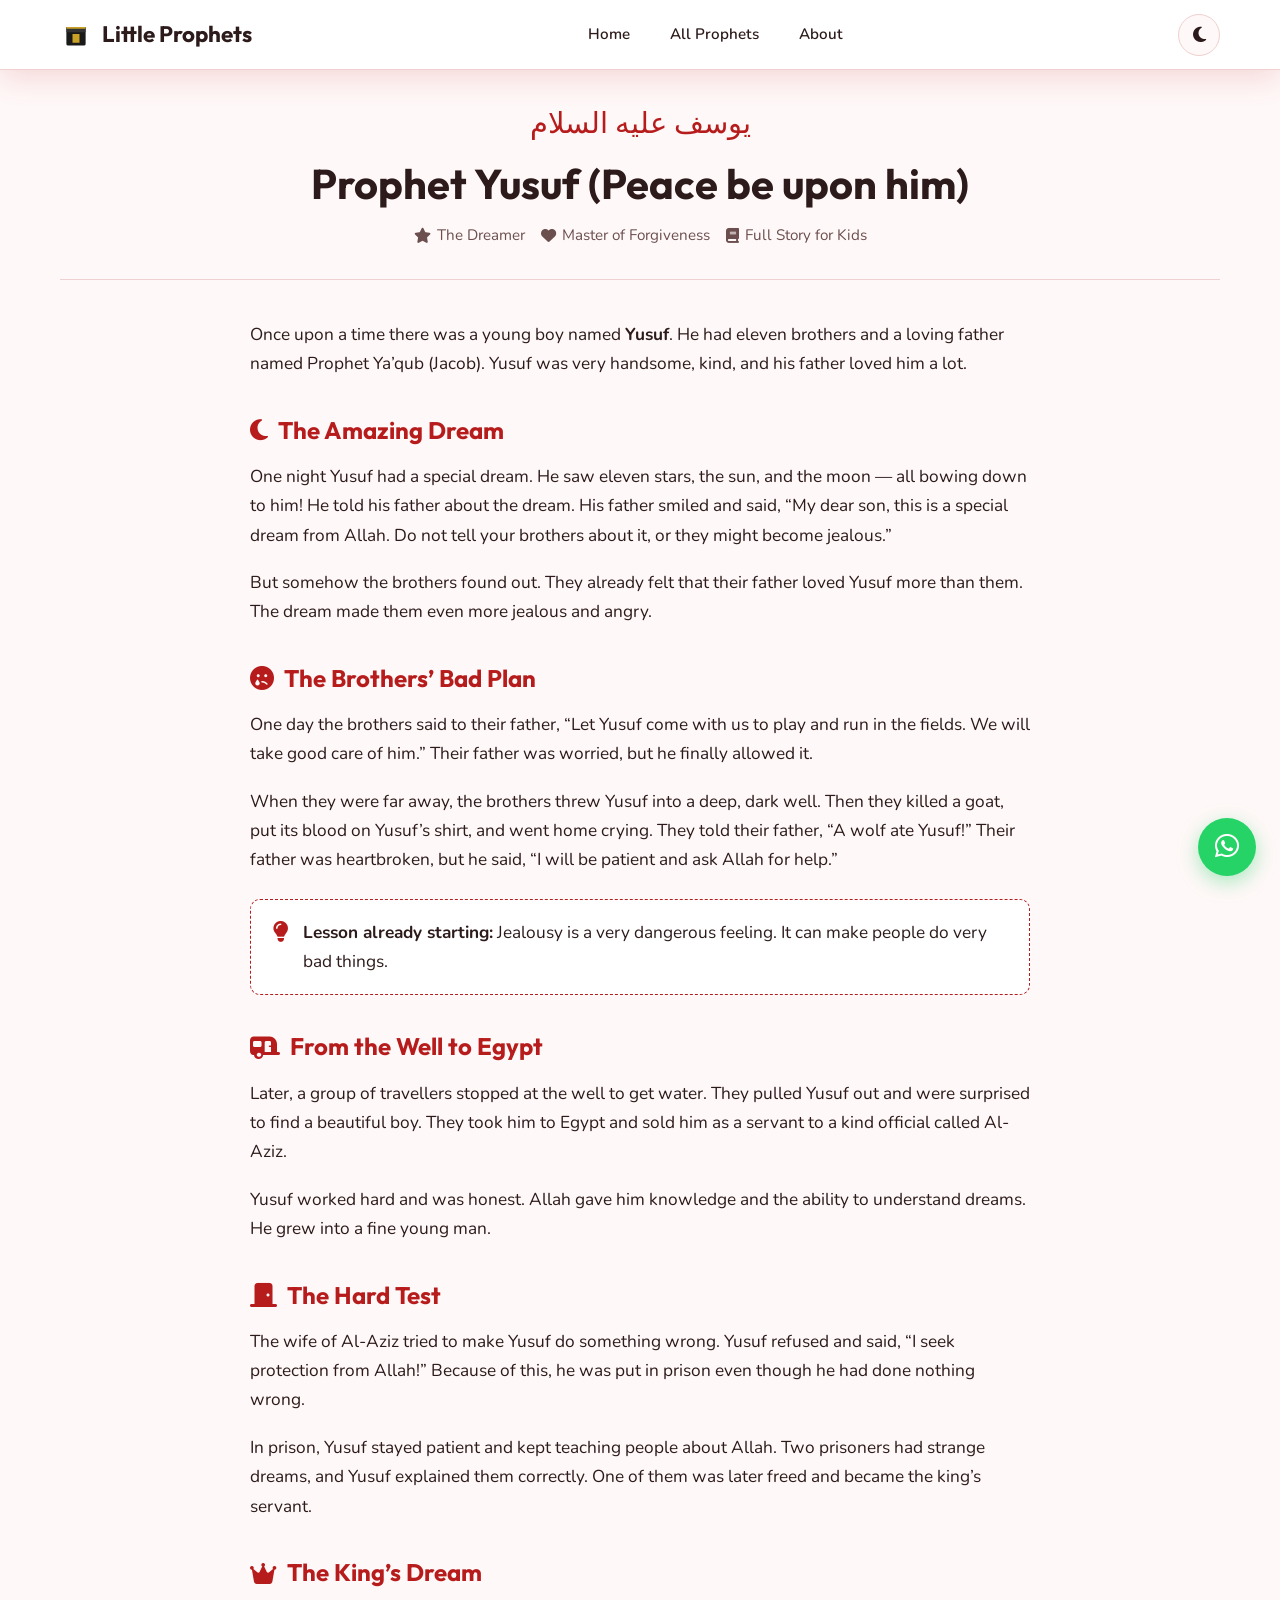
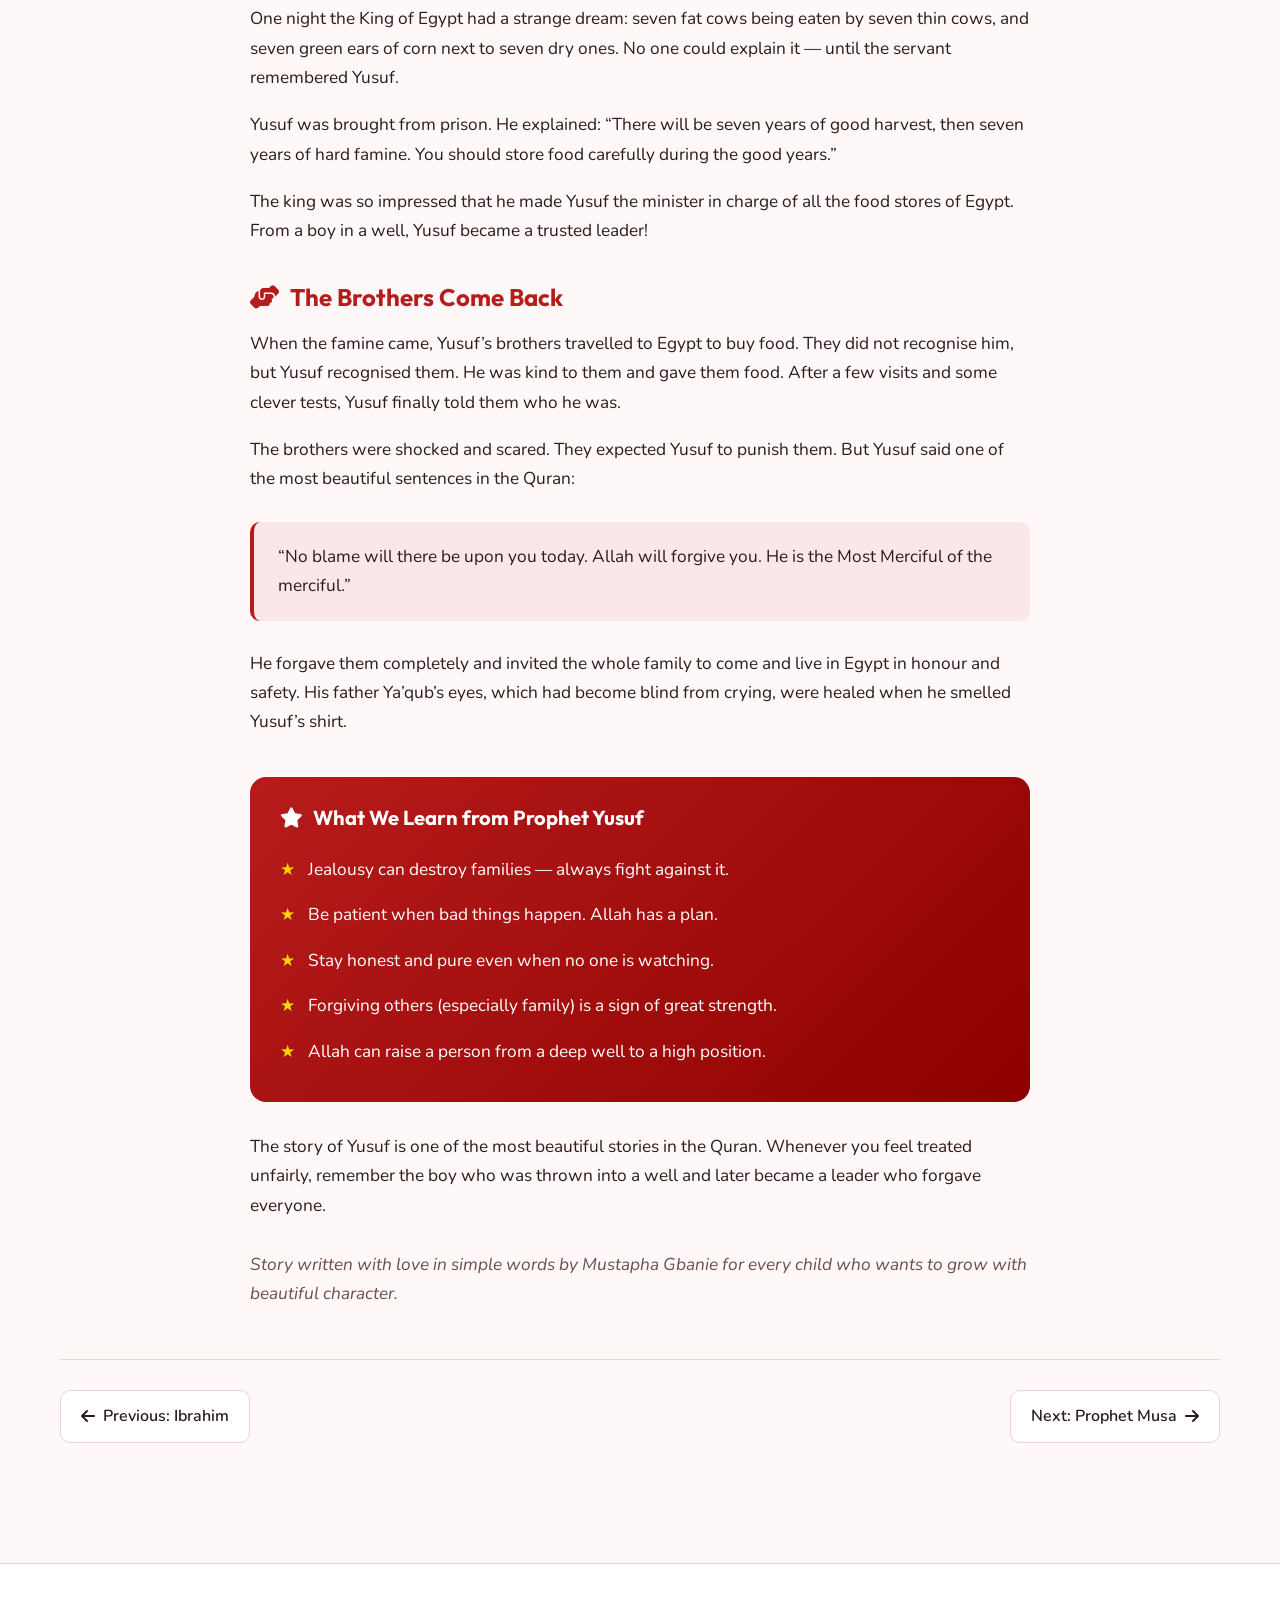
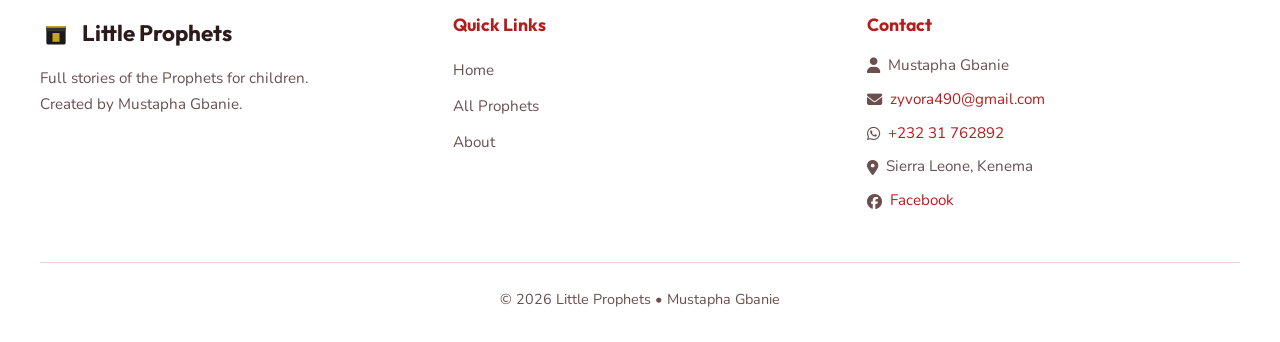
<file: yusuf.html>
<!DOCTYPE html>
<html lang="en" data-theme="light">
<head>
  <meta charset="UTF-8">
  <meta name="viewport" content="width=device-width, initial-scale=1.0">
  <meta name="msvalidate.01" content="C5AD6FC75478C789AB853C7C9F8C9426" />
<meta name="google-site-verification" content="kUoNEZyaHHgk7iwT_O8pBj2s8zlIZLvoUZk-4N_OeV8" />
  
  <title>Prophet Yusuf (AS) Full Story for Kids | Little Prophets by Mustapha Gbanie</title>
  <meta name="description" content="Full kid-friendly story of Prophet Yusuf (Joseph) – the boy with the amazing dream who became a great leader. Simple language and clear lessons by Mustapha Gbanie.">
  <meta name="keywords" content="Mustapha Gbanie, Prophet Yusuf story for kids, Joseph Islamic story, full prophets stories">
  <meta name="author" content="Mustapha Gbanie">
  <link rel="canonical" href="https://z-tech-os.github.io/little-prophets/yusuf.html">

  <meta property="og:title" content="Prophet Yusuf Full Story for Kids | Little Prophets">
  <meta property="og:description" content="The complete beautiful story of the dreamer who forgave his brothers and became a wise leader.">
  <meta property="og:image" content="https://z-tech-os.github.io/little-prophets/og-image.svg">

  <meta name="theme-color" content="#B71C1C">
  <link rel="icon" href="data:image/svg+xml,<svg xmlns='http://www.w3.org/2000/svg' viewBox='0 0 64 64'><rect x='10' y='16' width='44' height='42' rx='3' fill='%231a1a1a'/><rect x='10' y='16' width='44' height='12' fill='%23333'/><rect x='24' y='32' width='16' height='20' fill='%23C9A227'/><rect x='10' y='16' width='44' height='4' fill='%23C9A227'/></svg>">

  <link rel="preconnect" href="https://fonts.googleapis.com">
  <link rel="preconnect" href="https://fonts.gstatic.com" crossorigin>
  <link href="https://fonts.googleapis.com/css2?family=Nunito:wght@400;600;700;800&family=Outfit:wght@500;600;700;800&display=swap" rel="stylesheet">
  <link rel="stylesheet" href="https://cdnjs.cloudflare.com/ajax/libs/font-awesome/6.5.1/css/all.min.css">
  <link rel="stylesheet" href="style.css">
</head>
<body>

  <div id="loader">
    <div class="loader-cherry">
      <svg viewBox="0 0 100 100" fill="none"><circle cx="35" cy="60" r="22" fill="#B71C1C"/><circle cx="65" cy="55" r="20" fill="#D32F2F"/><path d="M35 38 Q50 10 65 35" stroke="#2E7D32" stroke-width="5" fill="none" stroke-linecap="round"/><path d="M50 20 Q60 5 70 15" stroke="#2E7D32" stroke-width="4" fill="none" stroke-linecap="round"/></svg>
    </div>
    <div class="loader-text">Loading Yusuf's story...</div>
  </div>

  <header class="header">
    <div class="header-inner">
      <a href="index.html" class="logo">
        <span class="logo-icon"><svg viewBox="0 0 64 64" xmlns="http://www.w3.org/2000/svg"><rect x="10" y="16" width="44" height="42" rx="3" fill="#1a1a1a"/><rect x="10" y="16" width="44" height="12" fill="#333"/><rect x="24" y="32" width="16" height="20" fill="#C9A227"/><rect x="10" y="16" width="44" height="4" fill="#C9A227"/></svg></span>
        <span>Little <span>Prophets</span></span>
      </a>
      <nav class="nav-desktop">
        <a href="index.html">Home</a>
        <a href="prophets.html">All Prophets</a>
        <a href="about.html">About</a>
      </nav>
      <div class="header-actions">
        <button class="theme-toggle" id="themeToggle"><i class="fas fa-moon"></i></button>
        <button class="menu-toggle" id="menuToggle"><i class="fas fa-bars"></i></button>
      </div>
    </div>
  </header>

  <div class="sidebar-overlay" id="sidebarOverlay"></div>
  <aside class="sidebar" id="sidebar">
    <div class="sidebar-header">
      <a href="index.html" class="logo"><span class="logo-icon"><svg viewBox="0 0 64 64" xmlns="http://www.w3.org/2000/svg"><rect x="10" y="16" width="44" height="42" rx="3" fill="#1a1a1a"/><rect x="10" y="16" width="44" height="12" fill="#333"/><rect x="24" y="32" width="16" height="20" fill="#C9A227"/><rect x="10" y="16" width="44" height="4" fill="#C9A227"/></svg></span><span>Little Prophets</span></a>
      <button class="sidebar-close" id="sidebarClose"><i class="fas fa-times"></i></button>
    </div>
    <nav class="sidebar-nav">
      <a href="index.html"><i class="fas fa-home"></i> Home</a>
      <a href="prophets.html"><i class="fas fa-book-open"></i> All Prophets</a>
      <a href="adam.html"><i class="fas fa-user"></i> Prophet Adam</a>
      <a href="nuh.html"><i class="fas fa-ship"></i> Prophet Nuh</a>
      <a href="ibrahim.html"><i class="fas fa-kaaba"></i> Prophet Ibrahim</a>
      <a href="yusuf.html" class="active"><i class="fas fa-star"></i> Prophet Yusuf</a>
      <a href="musa.html"><i class="fas fa-water"></i> Prophet Musa</a>
      <a href="isa.html"><i class="fas fa-dove"></i> Prophet Isa</a>
      <a href="muhammad.html"><i class="fas fa-moon"></i> Prophet Muhammad ﷺ</a>
      <a href="about.html"><i class="fas fa-heart"></i> About & Why</a>
    </nav>
  </aside>

  <main class="main">

    <div class="story-header">
      <div class="arabic-name">يوسف عليه السلام</div>
      <h1>Prophet Yusuf (Peace be upon him)</h1>
      <div class="story-meta">
        <span><i class="fas fa-star"></i> The Dreamer</span>
        <span><i class="fas fa-heart"></i> Master of Forgiveness</span>
        <span><i class="fas fa-book"></i> Full Story for Kids</span>
      </div>
    </div>

    <article class="story-content">

      <p>
        Once upon a time there was a young boy named <strong>Yusuf</strong>.  
        He had eleven brothers and a loving father named Prophet Ya’qub (Jacob).  
        Yusuf was very handsome, kind, and his father loved him a lot.
      </p>

      <h2><i class="fas fa-moon"></i> The Amazing Dream</h2>

      <p>
        One night Yusuf had a special dream.  
        He saw eleven stars, the sun, and the moon — all bowing down to him!  
        He told his father about the dream.  
        His father smiled and said, “My dear son, this is a special dream from Allah.  
        Do not tell your brothers about it, or they might become jealous.”
      </p>

      <p>
        But somehow the brothers found out.  
        They already felt that their father loved Yusuf more than them.  
        The dream made them even more jealous and angry.
      </p>

      <h2><i class="fas fa-sad-tear"></i> The Brothers’ Bad Plan</h2>

      <p>
        One day the brothers said to their father, “Let Yusuf come with us to play and run in the fields.  
        We will take good care of him.”  
        Their father was worried, but he finally allowed it.
      </p>

      <p>
        When they were far away, the brothers threw Yusuf into a deep, dark well.  
        Then they killed a goat, put its blood on Yusuf’s shirt, and went home crying.  
        They told their father, “A wolf ate Yusuf!”  
        Their father was heartbroken, but he said, “I will be patient and ask Allah for help.”
      </p>

      <div class="fun-fact">
        <i class="fas fa-lightbulb"></i>
        <div>
          <strong>Lesson already starting:</strong>  
          Jealousy is a very dangerous feeling.  
          It can make people do very bad things.
        </div>
      </div>

      <h2><i class="fas fa-caravan"></i> From the Well to Egypt</h2>

      <p>
        Later, a group of travellers stopped at the well to get water.  
        They pulled Yusuf out and were surprised to find a beautiful boy.  
        They took him to Egypt and sold him as a servant to a kind official called Al-Aziz.
      </p>

      <p>
        Yusuf worked hard and was honest.  
        Allah gave him knowledge and the ability to understand dreams.  
        He grew into a fine young man.
      </p>

      <h2><i class="fas fa-door-closed"></i> The Hard Test</h2>

      <p>
        The wife of Al-Aziz tried to make Yusuf do something wrong.  
        Yusuf refused and said, “I seek protection from Allah!”  
        Because of this, he was put in prison even though he had done nothing wrong.
      </p>

      <p>
        In prison, Yusuf stayed patient and kept teaching people about Allah.  
        Two prisoners had strange dreams, and Yusuf explained them correctly.  
        One of them was later freed and became the king’s servant.
      </p>

      <h2><i class="fas fa-crown"></i> The King’s Dream</h2>

      <p>
        One night the King of Egypt had a strange dream:  
        seven fat cows being eaten by seven thin cows, and seven green ears of corn next to seven dry ones.  
        No one could explain it — until the servant remembered Yusuf.
      </p>

      <p>
        Yusuf was brought from prison.  
        He explained: “There will be seven years of good harvest, then seven years of hard famine.  
        You should store food carefully during the good years.”
      </p>

      <p>
        The king was so impressed that he made Yusuf the minister in charge of all the food stores of Egypt.  
        From a boy in a well, Yusuf became a trusted leader!
      </p>

      <h2><i class="fas fa-hands-helping"></i> The Brothers Come Back</h2>

      <p>
        When the famine came, Yusuf’s brothers travelled to Egypt to buy food.  
        They did not recognise him, but Yusuf recognised them.  
        He was kind to them and gave them food.  
        After a few visits and some clever tests, Yusuf finally told them who he was.
      </p>

      <p>
        The brothers were shocked and scared.  
        They expected Yusuf to punish them.  
        But Yusuf said one of the most beautiful sentences in the Quran:
      </p>

      <div class="highlight">
        “No blame will there be upon you today.  
        Allah will forgive you. He is the Most Merciful of the merciful.”
      </div>

      <p>
        He forgave them completely and invited the whole family to come and live in Egypt in honour and safety.  
        His father Ya’qub’s eyes, which had become blind from crying, were healed when he smelled Yusuf’s shirt.
      </p>

      <div class="moral-box">
        <h3><i class="fas fa-star"></i> What We Learn from Prophet Yusuf</h3>
        <ul>
          <li>Jealousy can destroy families — always fight against it.</li>
          <li>Be patient when bad things happen. Allah has a plan.</li>
          <li>Stay honest and pure even when no one is watching.</li>
          <li>Forgiving others (especially family) is a sign of great strength.</li>
          <li>Allah can raise a person from a deep well to a high position.</li>
        </ul>
      </div>

      <p>
        The story of Yusuf is one of the most beautiful stories in the Quran.  
        Whenever you feel treated unfairly, remember the boy who was thrown into a well  
        and later became a leader who forgave everyone.
      </p>

      <p style="margin-top:30px; font-style:italic; color:var(--text-muted);">
        Story written with love in simple words by Mustapha Gbanie for every child who wants to grow with beautiful character.
      </p>

    </article>

    <div class="story-nav">
      <a href="ibrahim.html"><i class="fas fa-arrow-left"></i> Previous: Ibrahim</a>
      <a href="musa.html">Next: Prophet Musa <i class="fas fa-arrow-right"></i></a>
    </div>

  </main>

  <footer class="footer">
    <div class="footer-inner">
      <div class="footer-brand">
        <div class="logo"><span class="logo-icon"><svg viewBox="0 0 64 64" xmlns="http://www.w3.org/2000/svg"><rect x="10" y="16" width="44" height="42" rx="3" fill="#1a1a1a"/><rect x="10" y="16" width="44" height="12" fill="#333"/><rect x="24" y="32" width="16" height="20" fill="#C9A227"/><rect x="10" y="16" width="44" height="4" fill="#C9A227"/></svg></span><span>Little Prophets</span></div>
        <p>Full stories of the Prophets for children. Created by Mustapha Gbanie.</p>
      </div>
      <div class="footer-links">
        <h4>Quick Links</h4>
        <a href="index.html">Home</a>
        <a href="prophets.html">All Prophets</a>
        <a href="about.html">About</a>
      </div>
      <div class="footer-contact">
        <h4>Contact</h4>
        <p><i class="fas fa-user"></i> Mustapha Gbanie</p>
        <p><i class="fas fa-envelope"></i> <a href="mailto:zyvora490@gmail.com">zyvora490@gmail.com</a></p>
        <p><i class="fab fa-whatsapp"></i> <a href="https://wa.me/23231762892" target="_blank" rel="noopener">+232 31 762892</a></p>
        <p><i class="fas fa-map-marker-alt"></i> Sierra Leone, Kenema</p>
        <p><i class="fab fa-facebook"></i> <a href="https://www.facebook.com/profile.php?id=61592107724183" target="_blank" rel="noopener">Facebook</a></p>
      </div></div>
    <div class="footer-bottom">
      <p>© 2026 Little Prophets • Mustapha Gbanie</p>
    </div>
  </footer>

  <div class="popup-overlay" id="offlinePopup">
    <div class="popup">
      <button class="popup-close" data-close-popup><i class="fas fa-times"></i></button>
      <div class="popup-icon"><i class="fas fa-cloud-download-alt"></i></div>
      <h3>Read Offline Anytime!</h3>
      <p>Enable offline mode so you can enjoy these stories without internet.</p>
      <div class="popup-buttons">
        <button class="btn btn-primary" id="downloadOfflineBtn"><i class="fas fa-download"></i> Enable Offline Mode</button>
        <button class="btn btn-outline" data-close-popup>Maybe Later</button>
      </div>
    </div>
  </div>

  <script src="main.js"></script>
<a href="https://wa.me/23231762892" class="whatsapp-float" target="_blank" rel="noopener" aria-label="Chat on WhatsApp"><i class="fab fa-whatsapp"></i></a>
</body>
</html>
</file>
<file: style.css>
/* ============================================
   Little Prophets - Kids Islamic Stories
   Theme: Deep Red + White + Dark Mode
   Author: Mustapha Gbanie
   ============================================ */

/* Google Fonts are loaded in HTML */

:root {
  /* Light Theme (default) - Deep Thick Red & White */
  --primary: #B71C1C;
  --primary-dark: #8E0000;
  --primary-light: #D32F2F;
  --accent: #FF6B6B;
  --bg: #FFF8F8;
  --bg-card: #FFFFFF;
  --text: #2D1B1B;
  --text-muted: #6B4E4E;
  --border: #F0D0D0;
  --shadow: 0 8px 30px rgba(183, 28, 28, 0.15);
  --shadow-hover: 0 12px 40px rgba(183, 28, 28, 0.25);
  --success: #2E7D32;
  --radius: 16px;
  --radius-sm: 10px;
  --transition: all 0.3s ease;
  --header-height: 70px;
  --sidebar-width: 280px;
}

[data-theme="dark"] {
  --primary: #D32F2F;
  --primary-dark: #B71C1C;
  --primary-light: #FF6B6B;
  --accent: #FF8A80;
  --bg: #1A0F0F;
  --bg-card: #2A1515;
  --text: #F5E6E6;
  --text-muted: #C9A9A9;
  --border: #3D2222;
  --shadow: 0 8px 30px rgba(0, 0, 0, 0.4);
  --shadow-hover: 0 12px 40px rgba(230, 57, 70, 0.25);
}

/* Reset & Base */
*, *::before, *::after {
  box-sizing: border-box;
  margin: 0;
  padding: 0;
}

html {
  scroll-behavior: smooth;
  overflow-x: hidden;
}

body {
  font-family: 'Nunito', sans-serif;
  background-color: var(--bg);
  color: var(--text);
  line-height: 1.7;
  overflow-x: hidden;
  transition: background-color 0.3s ease, color 0.3s ease;
  min-height: 100vh;
}

h1, h2, h3, h4, h5, h6 {
  font-family: 'Outfit', sans-serif;
  font-weight: 700;
  line-height: 1.3;
  color: var(--text);
}

a {
  color: var(--primary);
  text-decoration: none;
  transition: var(--transition);
}

a:hover {
  color: var(--primary-dark);
}

img {
  max-width: 100%;
  height: auto;
  display: block;
}

ul, ol {
  list-style: none;
}

button {
  font-family: inherit;
  cursor: pointer;
  border: none;
  background: none;
}

/* ========== LOADING SCREEN ========== */
#loader {
  position: fixed;
  inset: 0;
  background: var(--bg);
  display: flex;
  flex-direction: column;
  align-items: center;
  justify-content: center;
  z-index: 9999;
  transition: opacity 0.5s ease, visibility 0.5s ease;
}

#loader.hidden {
  opacity: 0;
  visibility: hidden;
  pointer-events: none;
}

.loader-cherry {
  width: 80px;
  height: 80px;
  position: relative;
  animation: bounce 1.2s ease-in-out infinite;
}

.loader-cherry svg {
  width: 100%;
  height: 100%;
}

.loader-text {
  margin-top: 20px;
  font-size: 1.1rem;
  color: var(--primary);
  font-weight: 600;
  letter-spacing: 0.5px;
}

@keyframes bounce {
  0%, 100% { transform: translateY(0); }
  50% { transform: translateY(-18px); }
}

/* ========== HEADER ========== */
.header {
  position: sticky;
  top: 0;
  height: var(--header-height);
  background: var(--bg-card);
  border-bottom: 1px solid var(--border);
  box-shadow: var(--shadow);
  z-index: 1000;
  transition: var(--transition);
}

.header-inner {
  max-width: 1200px;
  margin: 0 auto;
  padding: 0 20px;
  height: 100%;
  display: flex;
  align-items: center;
  justify-content: space-between;
}

.logo {
  display: flex;
  align-items: center;
  gap: 10px;
  font-family: 'Outfit', sans-serif;
  font-size: 1.4rem;
  font-weight: 700;
  color: var(--primary);
}

.logo span {
  color: var(--text);
}

.logo-icon {
  font-size: 1.6rem;
}

/* Desktop Nav */
.nav-desktop {
  display: flex;
  align-items: center;
  gap: 8px;
}

.nav-desktop a {
  padding: 8px 16px;
  border-radius: 50px;
  font-weight: 600;
  font-size: 0.95rem;
  color: var(--text);
}

.nav-desktop a:hover,
.nav-desktop a.active {
  background: var(--primary);
  color: white;
}

/* Header Actions */
.header-actions {
  display: flex;
  align-items: center;
  gap: 12px;
}

.theme-toggle,
.menu-toggle {
  width: 42px;
  height: 42px;
  border-radius: 50%;
  display: flex;
  align-items: center;
  justify-content: center;
  background: var(--bg);
  border: 1px solid var(--border);
  color: var(--text);
  font-size: 1.1rem;
  transition: var(--transition);
}

.theme-toggle:hover,
.menu-toggle:hover {
  background: var(--primary);
  color: white;
  border-color: var(--primary);
}

.menu-toggle {
  display: none;
}

/* ========== SIDEBAR (Mobile) ========== */
.sidebar-overlay {
  position: fixed;
  inset: 0;
  background: rgba(0,0,0,0.5);
  z-index: 1100;
  opacity: 0;
  visibility: hidden;
  transition: var(--transition);
}

.sidebar-overlay.active {
  opacity: 1;
  visibility: visible;
}

.sidebar {
  position: fixed;
  top: 0;
  left: -100%;
  width: var(--sidebar-width);
  height: 100vh;
  background: var(--bg-card);
  z-index: 1200;
  padding: 30px 20px;
  transition: left 0.35s ease;
  box-shadow: 4px 0 30px rgba(0,0,0,0.15);
  overflow-y: auto;
}

.sidebar.active {
  left: 0;
}

.sidebar-header {
  display: flex;
  align-items: center;
  justify-content: space-between;
  margin-bottom: 30px;
}

.sidebar-close {
  width: 36px;
  height: 36px;
  border-radius: 50%;
  display: flex;
  align-items: center;
  justify-content: center;
  background: var(--bg);
  color: var(--text);
  font-size: 1.1rem;
}

.sidebar-nav {
  display: flex;
  flex-direction: column;
  gap: 6px;
}

.sidebar-nav a {
  display: flex;
  align-items: center;
  gap: 12px;
  padding: 14px 16px;
  border-radius: var(--radius-sm);
  font-weight: 600;
  color: var(--text);
  transition: var(--transition);
}

.sidebar-nav a:hover,
.sidebar-nav a.active {
  background: var(--primary);
  color: white;
}

.sidebar-nav a i {
  width: 22px;
  text-align: center;
}

/* ========== MAIN CONTENT ========== */
.main {
  max-width: 1200px;
  margin: 0 auto;
  padding: 30px 20px 60px;
  min-height: calc(100vh - var(--header-height) - 200px);
}

/* ========== HERO ========== */
.hero {
  text-align: center;
  padding: 50px 20px 60px;
  background: linear-gradient(135deg, rgba(196,30,58,0.08) 0%, rgba(255,255,255,0) 60%);
  border-radius: var(--radius);
  margin-bottom: 50px;
  position: relative;
  overflow: hidden;
}

[data-theme="dark"] .hero {
  background: linear-gradient(135deg, rgba(230,57,70,0.12) 0%, rgba(26,15,15,0) 60%);
}

.hero-badge {
  display: inline-flex;
  align-items: center;
  gap: 8px;
  background: var(--primary);
  color: white;
  padding: 6px 16px;
  border-radius: 50px;
  font-size: 0.85rem;
  font-weight: 700;
  margin-bottom: 20px;
}

.hero h1 {
  font-size: clamp(2rem, 5vw, 3.2rem);
  margin-bottom: 16px;
  color: var(--text);
}

.hero h1 span {
  color: var(--primary);
}

.hero p {
  font-size: 1.15rem;
  color: var(--text-muted);
  max-width: 600px;
  margin: 0 auto 30px;
}

.hero-buttons {
  display: flex;
  flex-wrap: wrap;
  gap: 14px;
  justify-content: center;
}

/* ========== BUTTONS ========== */
.btn {
  display: inline-flex;
  align-items: center;
  gap: 8px;
  padding: 12px 26px;
  border-radius: 50px;
  font-weight: 700;
  font-size: 1rem;
  transition: var(--transition);
  border: 2px solid transparent;
}

.btn-primary {
  background: var(--primary);
  color: white;
}

.btn-primary:hover {
  background: var(--primary-dark);
  color: white;
  transform: translateY(-2px);
  box-shadow: var(--shadow-hover);
}

.btn-outline {
  background: transparent;
  border-color: var(--primary);
  color: var(--primary);
}

.btn-outline:hover {
  background: var(--primary);
  color: white;
}

.btn-sm {
  padding: 8px 18px;
  font-size: 0.9rem;
}

/* ========== SECTION TITLES ========== */
.section-title {
  text-align: center;
  margin-bottom: 40px;
}

.section-title h2 {
  font-size: clamp(1.6rem, 4vw, 2.2rem);
  margin-bottom: 10px;
}

.section-title p {
  color: var(--text-muted);
  font-size: 1.05rem;
}

/* ========== PROPHET CARDS GRID ========== */
.prophets-grid {
  display: grid;
  grid-template-columns: repeat(auto-fill, minmax(280px, 1fr));
  gap: 28px;
  margin-bottom: 50px;
}

.prophet-card {
  background: var(--bg-card);
  border-radius: var(--radius);
  overflow: hidden;
  box-shadow: var(--shadow);
  transition: var(--transition);
  border: 1px solid var(--border);
  display: flex;
  flex-direction: column;
}

.prophet-card:hover {
  transform: translateY(-8px);
  box-shadow: var(--shadow-hover);
}

.prophet-card-image {
  height: 180px;
  background: linear-gradient(135deg, var(--primary) 0%, var(--primary-light) 100%);
  display: flex;
  align-items: center;
  justify-content: center;
  position: relative;
  overflow: hidden;
}

.prophet-card-image .icon-wrap {
  width: 90px;
  height: 90px;
  background: rgba(255,255,255,0.2);
  border-radius: 50%;
  display: flex;
  align-items: center;
  justify-content: center;
  font-size: 2.5rem;
  color: white;
}

.prophet-card-body {
  padding: 22px;
  flex: 1;
  display: flex;
  flex-direction: column;
}

.prophet-card-body h3 {
  font-size: 1.3rem;
  margin-bottom: 6px;
}

.prophet-card-body .arabic {
  font-size: 1.1rem;
  color: var(--primary);
  margin-bottom: 10px;
  font-weight: 600;
}

.prophet-card-body p {
  color: var(--text-muted);
  font-size: 0.95rem;
  flex: 1;
  margin-bottom: 18px;
}

.prophet-card-footer {
  display: flex;
  align-items: center;
  justify-content: space-between;
}

.tag {
  display: inline-block;
  padding: 4px 12px;
  background: rgba(196, 30, 58, 0.1);
  color: var(--primary);
  border-radius: 50px;
  font-size: 0.8rem;
  font-weight: 700;
}

[data-theme="dark"] .tag {
  background: rgba(230, 57, 70, 0.2);
}

/* ========== STORY PAGE ========== */
.story-header {
  text-align: center;
  margin-bottom: 40px;
  padding-bottom: 30px;
  border-bottom: 1px solid var(--border);
}

.story-header .arabic-name {
  font-size: 1.8rem;
  color: var(--primary);
  margin-bottom: 8px;
}

.story-header h1 {
  font-size: clamp(1.8rem, 4vw, 2.6rem);
  margin-bottom: 12px;
}

.story-meta {
  display: flex;
  flex-wrap: wrap;
  gap: 16px;
  justify-content: center;
  color: var(--text-muted);
  font-size: 0.95rem;
}

.story-meta span {
  display: flex;
  align-items: center;
  gap: 6px;
}

.story-content {
  max-width: 780px;
  margin: 0 auto;
  font-size: 1.08rem;
}

.story-content h2 {
  font-size: 1.5rem;
  margin: 36px 0 16px;
  color: var(--primary);
  display: flex;
  align-items: center;
  gap: 10px;
}

.story-content p {
  margin-bottom: 18px;
}

.story-content .highlight {
  background: rgba(196, 30, 58, 0.08);
  padding: 20px 24px;
  border-radius: var(--radius-sm);
  border-left: 4px solid var(--primary);
  margin: 28px 0;
}

[data-theme="dark"] .story-content .highlight {
  background: rgba(230, 57, 70, 0.12);
}

.story-content .fun-fact {
  background: var(--bg-card);
  border: 1px dashed var(--primary);
  padding: 18px 22px;
  border-radius: var(--radius-sm);
  margin: 24px 0;
  display: flex;
  gap: 14px;
  align-items: flex-start;
}

.story-content .fun-fact i {
  color: var(--primary);
  font-size: 1.3rem;
  margin-top: 3px;
}

.moral-box {
  background: linear-gradient(135deg, var(--primary) 0%, var(--primary-dark) 100%);
  color: white;
  padding: 28px 30px;
  border-radius: var(--radius);
  margin: 40px 0 30px;
}

.moral-box h3 {
  color: white;
  margin-bottom: 16px;
  display: flex;
  align-items: center;
  gap: 10px;
}

.moral-box ul {
  list-style: none;
}

.moral-box li {
  padding: 8px 0;
  padding-left: 28px;
  position: relative;
}

.moral-box li::before {
  content: "★";
  position: absolute;
  left: 0;
  color: #FFD700;
}

/* Navigation between stories */
.story-nav {
  display: flex;
  justify-content: space-between;
  gap: 16px;
  margin-top: 50px;
  padding-top: 30px;
  border-top: 1px solid var(--border);
}

.story-nav a {
  display: flex;
  align-items: center;
  gap: 8px;
  padding: 12px 20px;
  background: var(--bg-card);
  border: 1px solid var(--border);
  border-radius: var(--radius-sm);
  font-weight: 600;
  color: var(--text);
  transition: var(--transition);
}

.story-nav a:hover {
  background: var(--primary);
  color: white;
  border-color: var(--primary);
}

/* ========== ABOUT PAGE ========== */
.about-hero {
  text-align: center;
  padding: 40px 20px;
  margin-bottom: 40px;
}

.about-content {
  max-width: 800px;
  margin: 0 auto;
}

.about-content p {
  margin-bottom: 20px;
  font-size: 1.08rem;
}

.about-highlight {
  background: var(--bg-card);
  border: 1px solid var(--border);
  border-radius: var(--radius);
  padding: 30px;
  margin: 30px 0;
  box-shadow: var(--shadow);
}

.about-highlight h3 {
  color: var(--primary);
  margin-bottom: 14px;
  display: flex;
  align-items: center;
  gap: 10px;
}

.creator-card {
  display: flex;
  flex-direction: column;
  align-items: center;
  text-align: center;
  background: var(--bg-card);
  border-radius: var(--radius);
  padding: 40px 30px;
  box-shadow: var(--shadow);
  border: 1px solid var(--border);
  margin-top: 40px;
}

.creator-avatar {
  width: 100px;
  height: 100px;
  border-radius: 50%;
  background: linear-gradient(135deg, var(--primary), var(--primary-light));
  display: flex;
  align-items: center;
  justify-content: center;
  font-size: 2.5rem;
  color: white;
  margin-bottom: 18px;
}

.creator-card h3 {
  margin-bottom: 6px;
}

.creator-card .role {
  color: var(--primary);
  font-weight: 600;
  margin-bottom: 14px;
}

/* ========== FOOTER ========== */
.footer {
  background: var(--bg-card);
  border-top: 1px solid var(--border);
  padding: 50px 20px 30px;
  margin-top: 60px;
}

.footer-inner {
  max-width: 1200px;
  margin: 0 auto;
  display: grid;
  grid-template-columns: 1fr 1fr 1fr;
  gap: 40px;
}

.footer-brand .logo {
  margin-bottom: 14px;
}

.footer-brand p {
  color: var(--text-muted);
  font-size: 0.95rem;
  max-width: 280px;
}

.footer h4 {
  font-size: 1.1rem;
  margin-bottom: 16px;
  color: var(--primary);
}

.footer-links a {
  display: block;
  color: var(--text-muted);
  padding: 5px 0;
  font-size: 0.95rem;
}

.footer-links a:hover {
  color: var(--primary);
}

.footer-contact p {
  color: var(--text-muted);
  font-size: 0.95rem;
  margin-bottom: 8px;
  display: flex;
  align-items: center;
  gap: 8px;
}

.footer-bottom {
  max-width: 1200px;
  margin: 40px auto 0;
  padding-top: 24px;
  border-top: 1px solid var(--border);
  text-align: center;
  color: var(--text-muted);
  font-size: 0.9rem;
}

/* ========== OFFLINE / DOWNLOAD POPUP ========== */
.popup-overlay {
  position: fixed;
  inset: 0;
  background: rgba(0,0,0,0.6);
  z-index: 2000;
  display: flex;
  align-items: center;
  justify-content: center;
  opacity: 0;
  visibility: hidden;
  transition: var(--transition);
  padding: 20px;
}

.popup-overlay.active {
  opacity: 1;
  visibility: visible;
}

.popup {
  background: var(--bg-card);
  border-radius: var(--radius);
  padding: 36px 30px;
  max-width: 420px;
  width: 100%;
  text-align: center;
  box-shadow: 0 20px 60px rgba(0,0,0,0.3);
  position: relative;
  transform: scale(0.9);
  transition: transform 0.3s ease;
}

.popup-overlay.active .popup {
  transform: scale(1);
}

.popup-icon {
  width: 70px;
  height: 70px;
  background: linear-gradient(135deg, var(--primary), var(--primary-light));
  border-radius: 50%;
  display: flex;
  align-items: center;
  justify-content: center;
  margin: 0 auto 20px;
  font-size: 1.8rem;
  color: white;
}

.popup h3 {
  margin-bottom: 12px;
  font-size: 1.4rem;
}

.popup p {
  color: var(--text-muted);
  margin-bottom: 24px;
  font-size: 0.98rem;
}

.popup-close {
  position: absolute;
  top: 14px;
  right: 14px;
  width: 34px;
  height: 34px;
  border-radius: 50%;
  display: flex;
  align-items: center;
  justify-content: center;
  color: var(--text-muted);
  font-size: 1.1rem;
}

.popup-close:hover {
  background: var(--bg);
  color: var(--text);
}

.popup-buttons {
  display: flex;
  flex-direction: column;
  gap: 10px;
}

/* ========== UTILITY ========== */
.container {
  max-width: 1200px;
  margin: 0 auto;
  padding: 0 20px;
}

.text-center { text-align: center; }
.mt-20 { margin-top: 20px; }
.mb-20 { margin-bottom: 20px; }

/* ========== RESPONSIVE ========== */
@media (max-width: 900px) {
  .footer-inner {
    grid-template-columns: 1fr 1fr;
  }
}

@media (max-width: 768px) {
  .nav-desktop {
    display: none;
  }

  .menu-toggle {
    display: flex;
  }

  .hero {
    padding: 40px 16px 50px;
  }

  .prophets-grid {
    grid-template-columns: 1fr;
    gap: 20px;
  }

  .footer-inner {
    grid-template-columns: 1fr;
    gap: 30px;
  }

  .story-nav {
    flex-direction: column;
  }

  .main {
    padding: 20px 16px 50px;
  }
}

@media (max-width: 480px) {
  .logo {
    font-size: 1.2rem;
  }

  .hero h1 {
    font-size: 1.8rem;
  }

  .btn {
    width: 100%;
    justify-content: center;
  }

  .hero-buttons {
    flex-direction: column;
  }
}

/* Prevent overflow */
.story-content img,
.prophet-card img {
  max-width: 100%;
}

pre, code {
  white-space: pre-wrap;
  word-break: break-word;
}

/* ========== LOGO SVG ========== */
.logo-icon {
  display: inline-flex;
  align-items: center;
  justify-content: center;
  width: 32px;
  height: 32px;
}

.logo-icon svg {
  width: 28px;
  height: 28px;
}

/* ========== WHATSAPP FLOATING BUTTON ========== */
.whatsapp-float {
  position: fixed;
  bottom: 24px;
  right: 24px;
  width: 58px;
  height: 58px;
  background: #25D366;
  color: white;
  border-radius: 50%;
  display: flex;
  align-items: center;
  justify-content: center;
  font-size: 1.7rem;
  box-shadow: 0 6px 20px rgba(37, 211, 102, 0.4);
  z-index: 999;
  transition: var(--transition);
  text-decoration: none;
}

.whatsapp-float:hover {
  transform: scale(1.08);
  color: white;
  box-shadow: 0 8px 28px rgba(37, 211, 102, 0.55);
}

@media (max-width: 480px) {
  .whatsapp-float {
    bottom: 18px;
    right: 18px;
    width: 52px;
    height: 52px;
    font-size: 1.5rem;
  }
}
</file>
